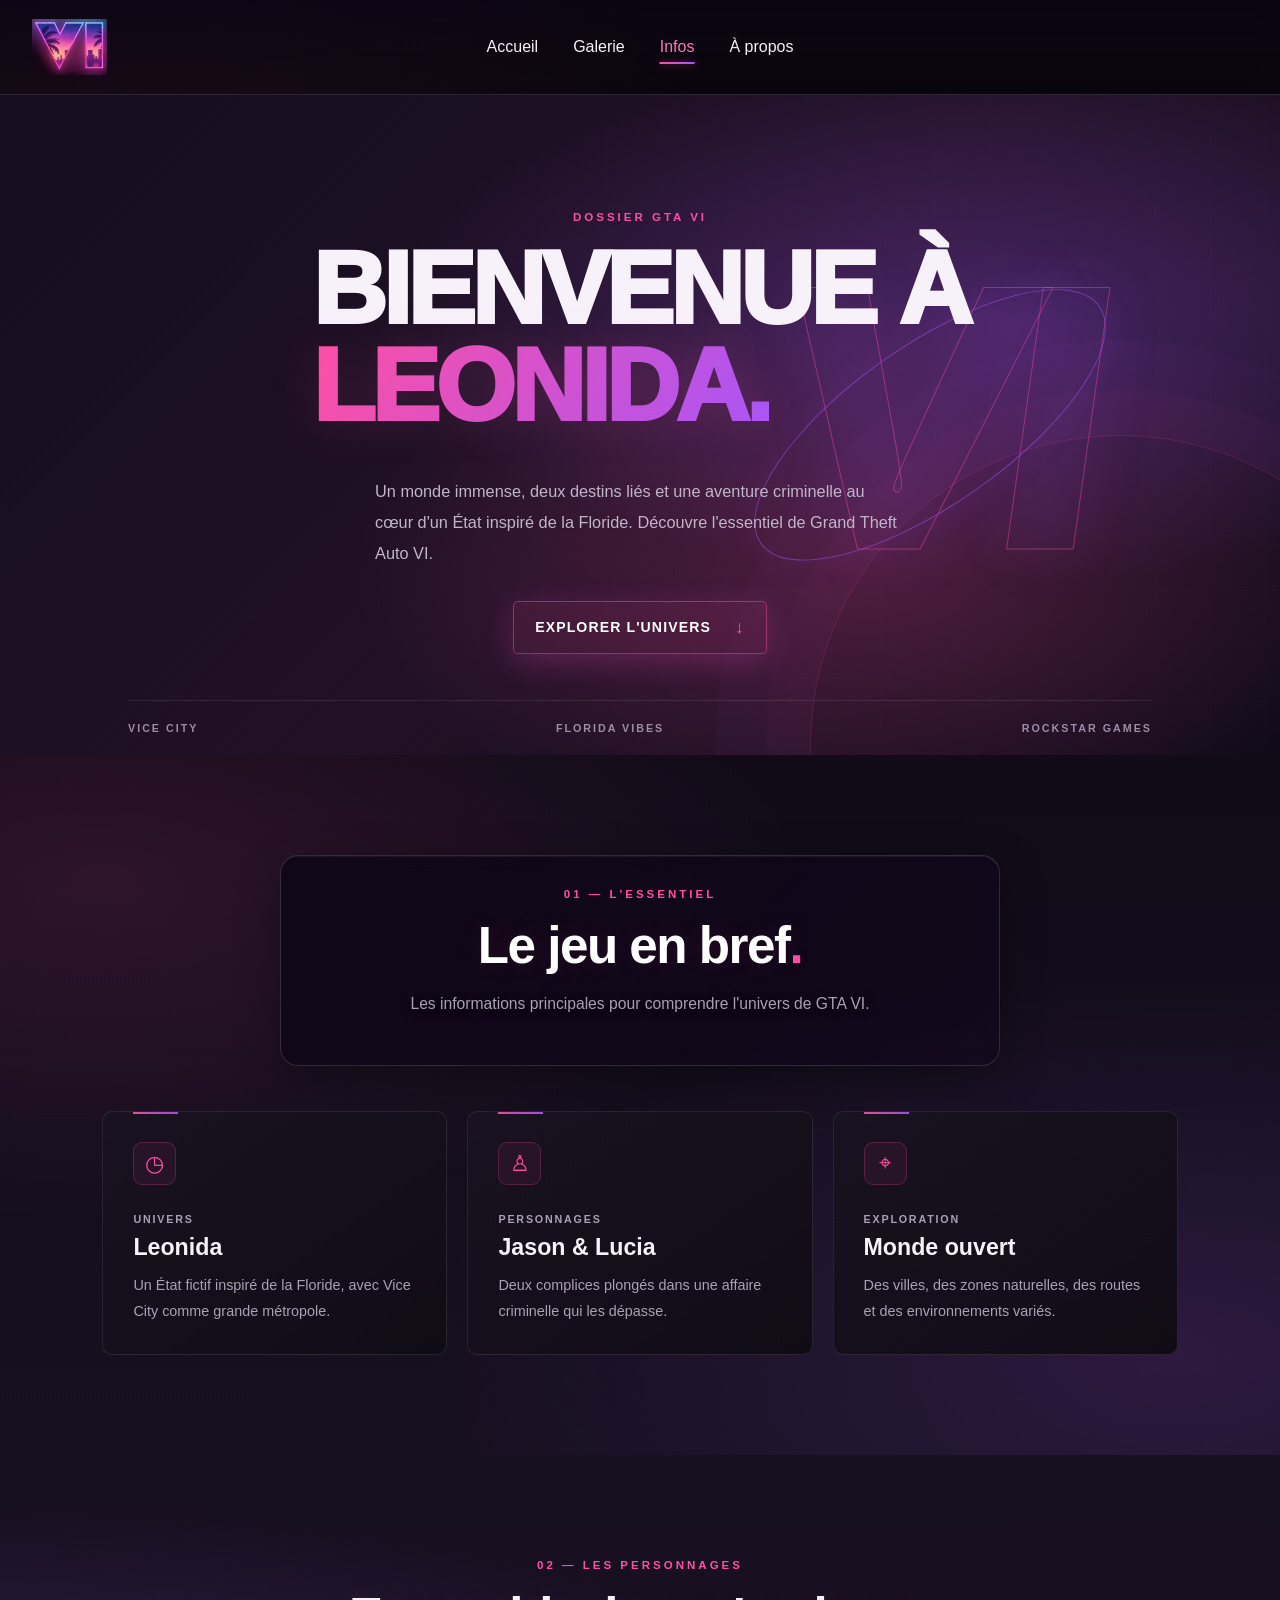
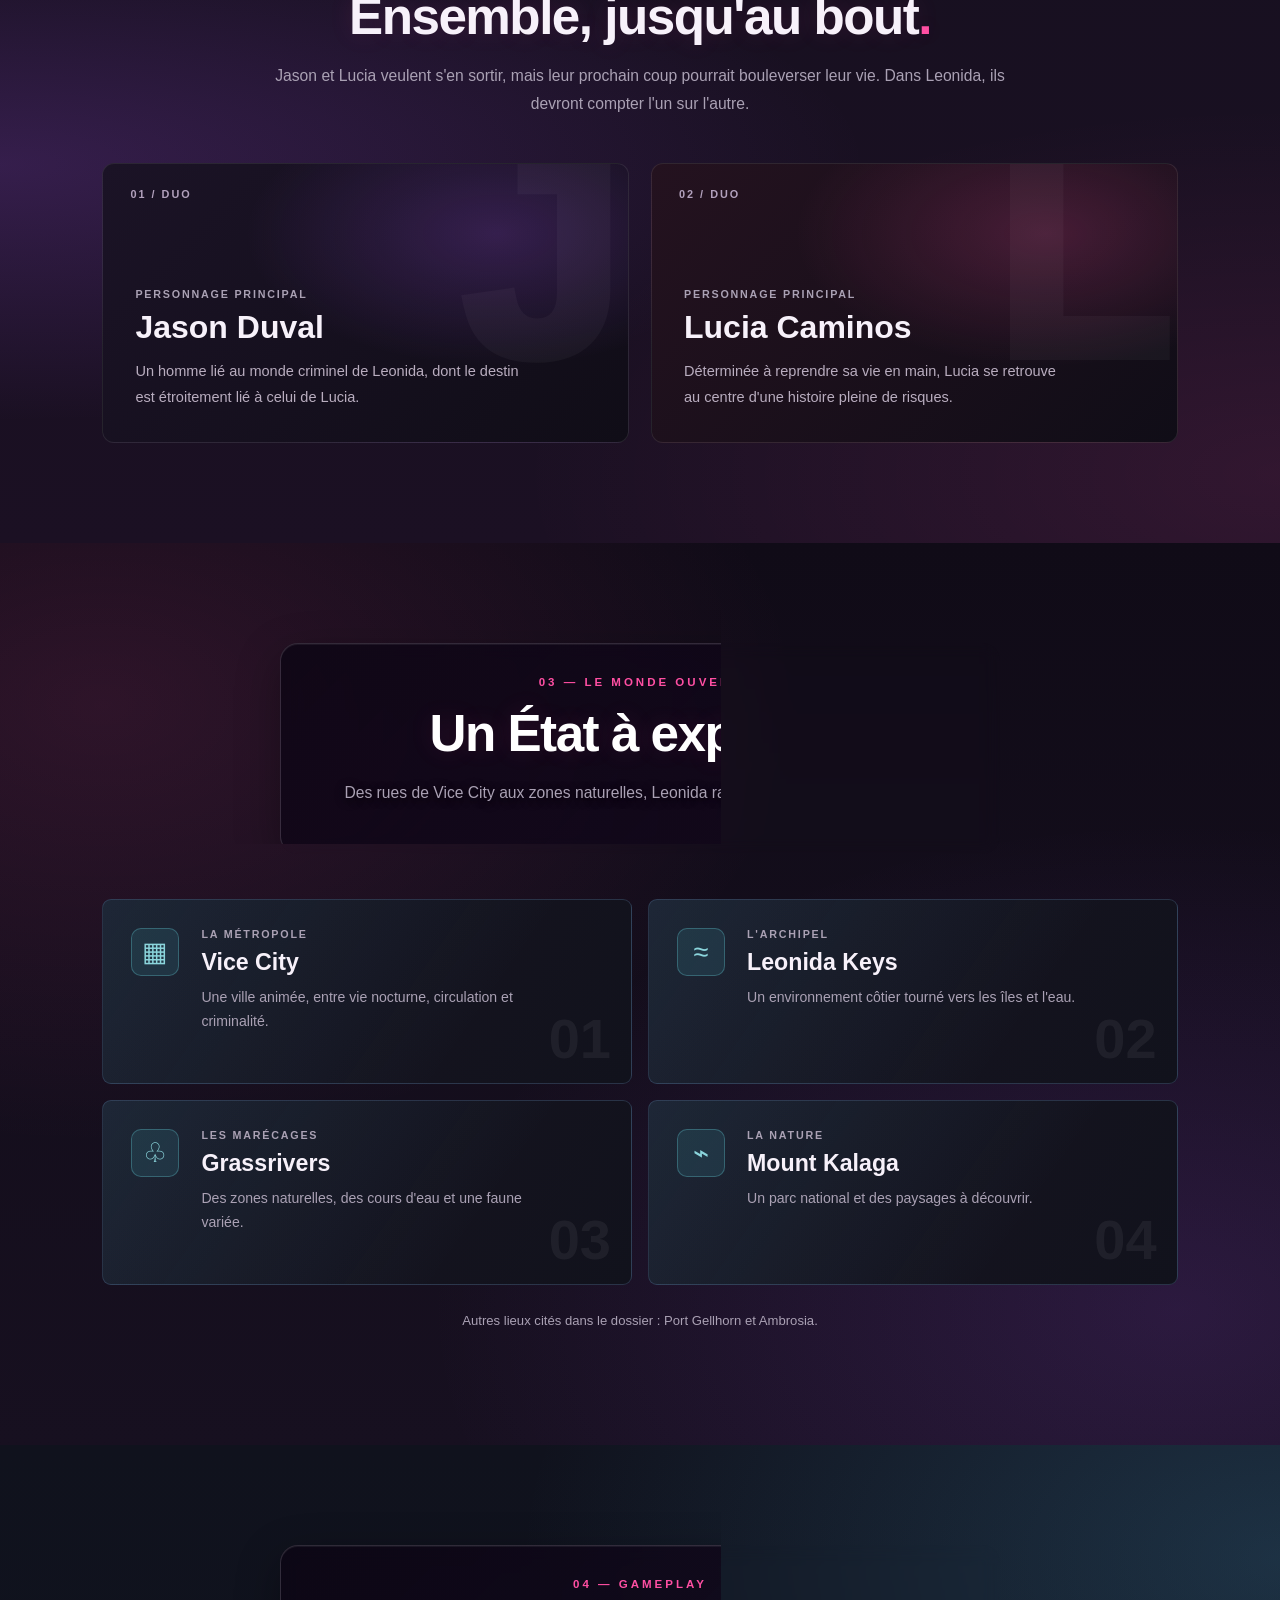
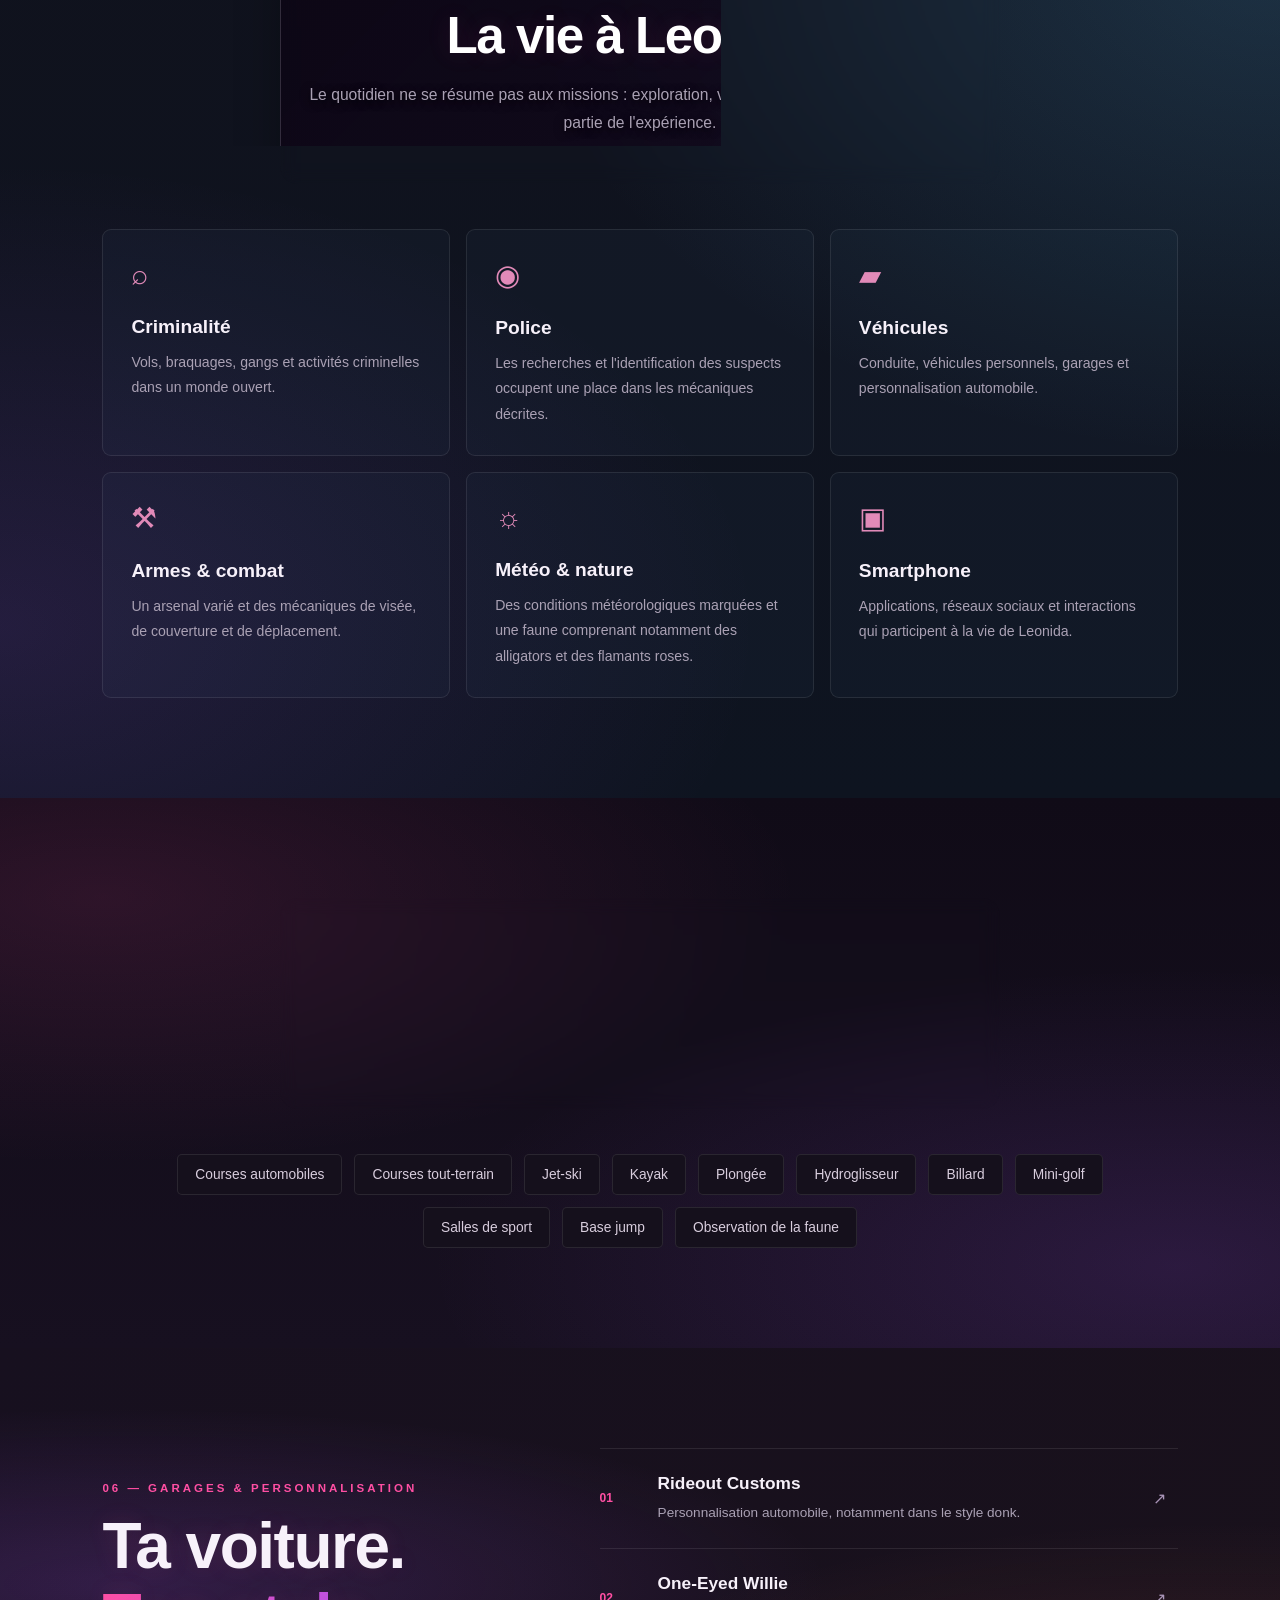
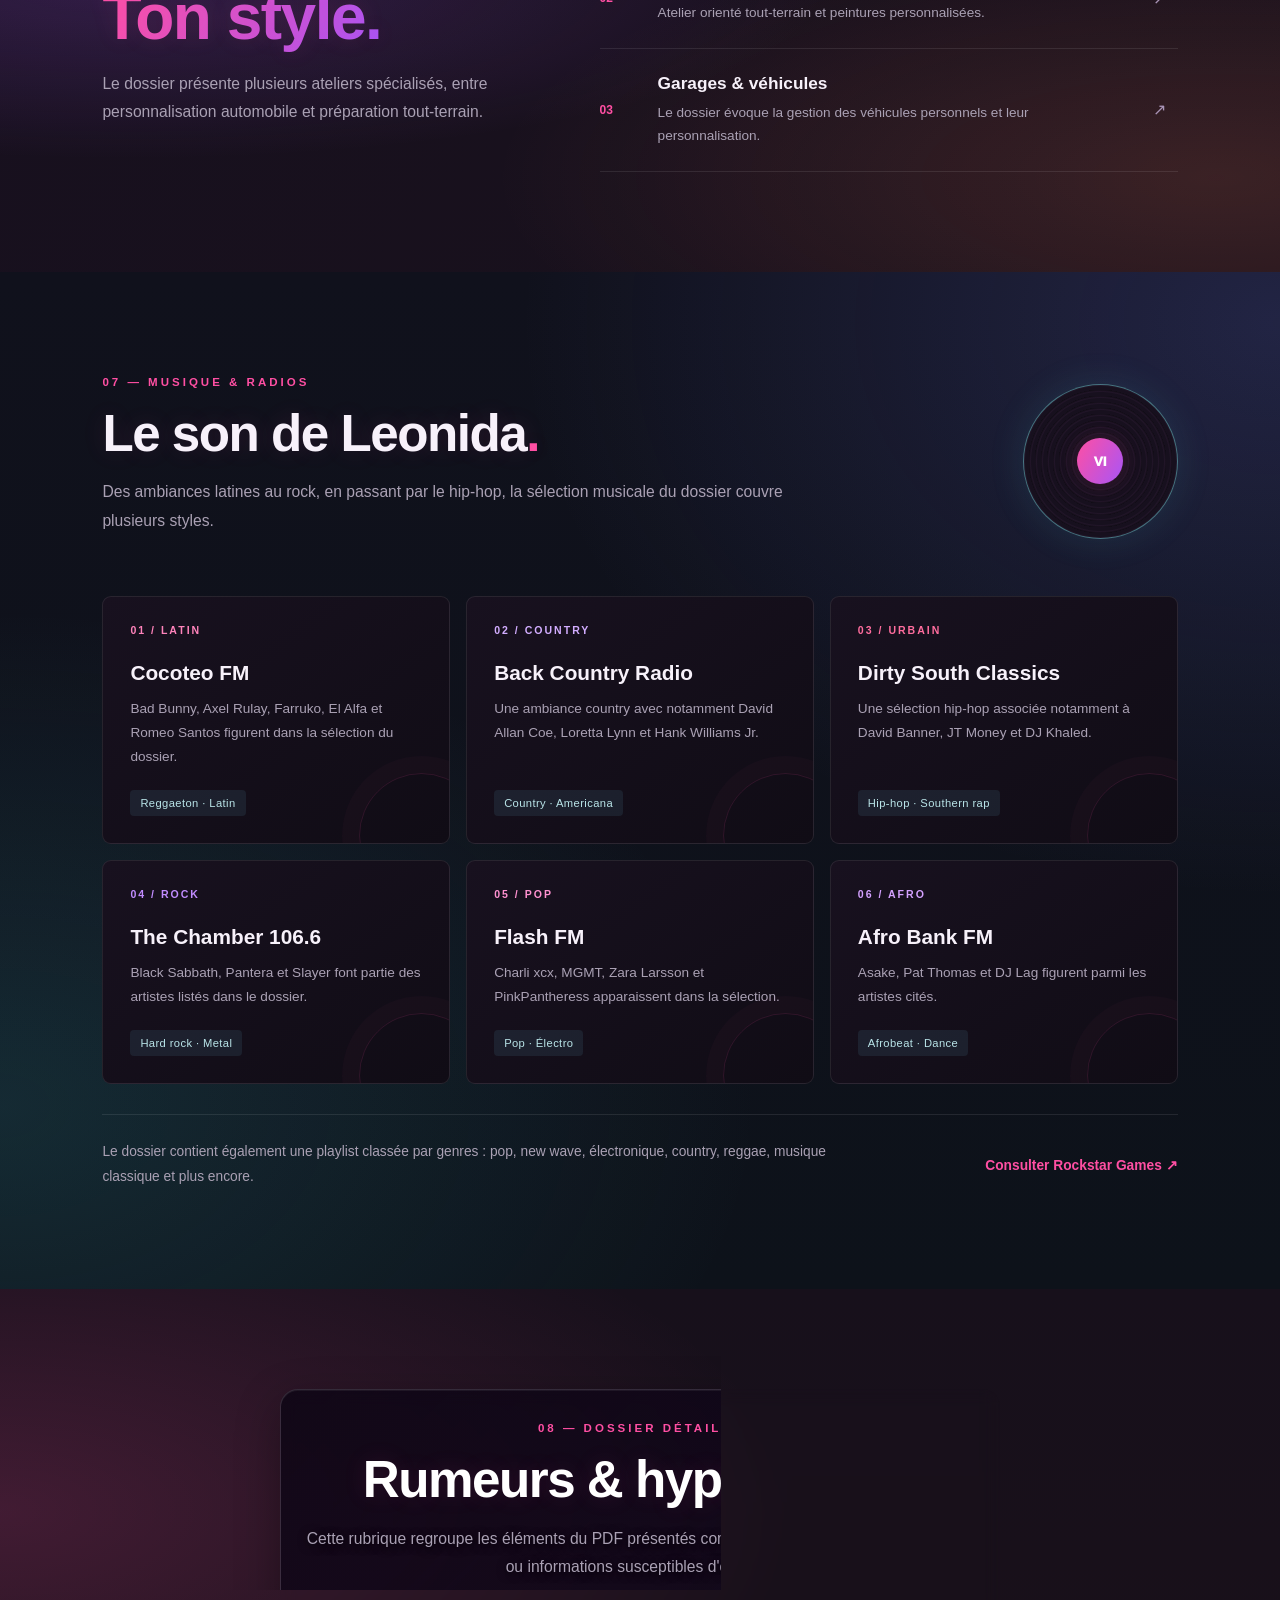
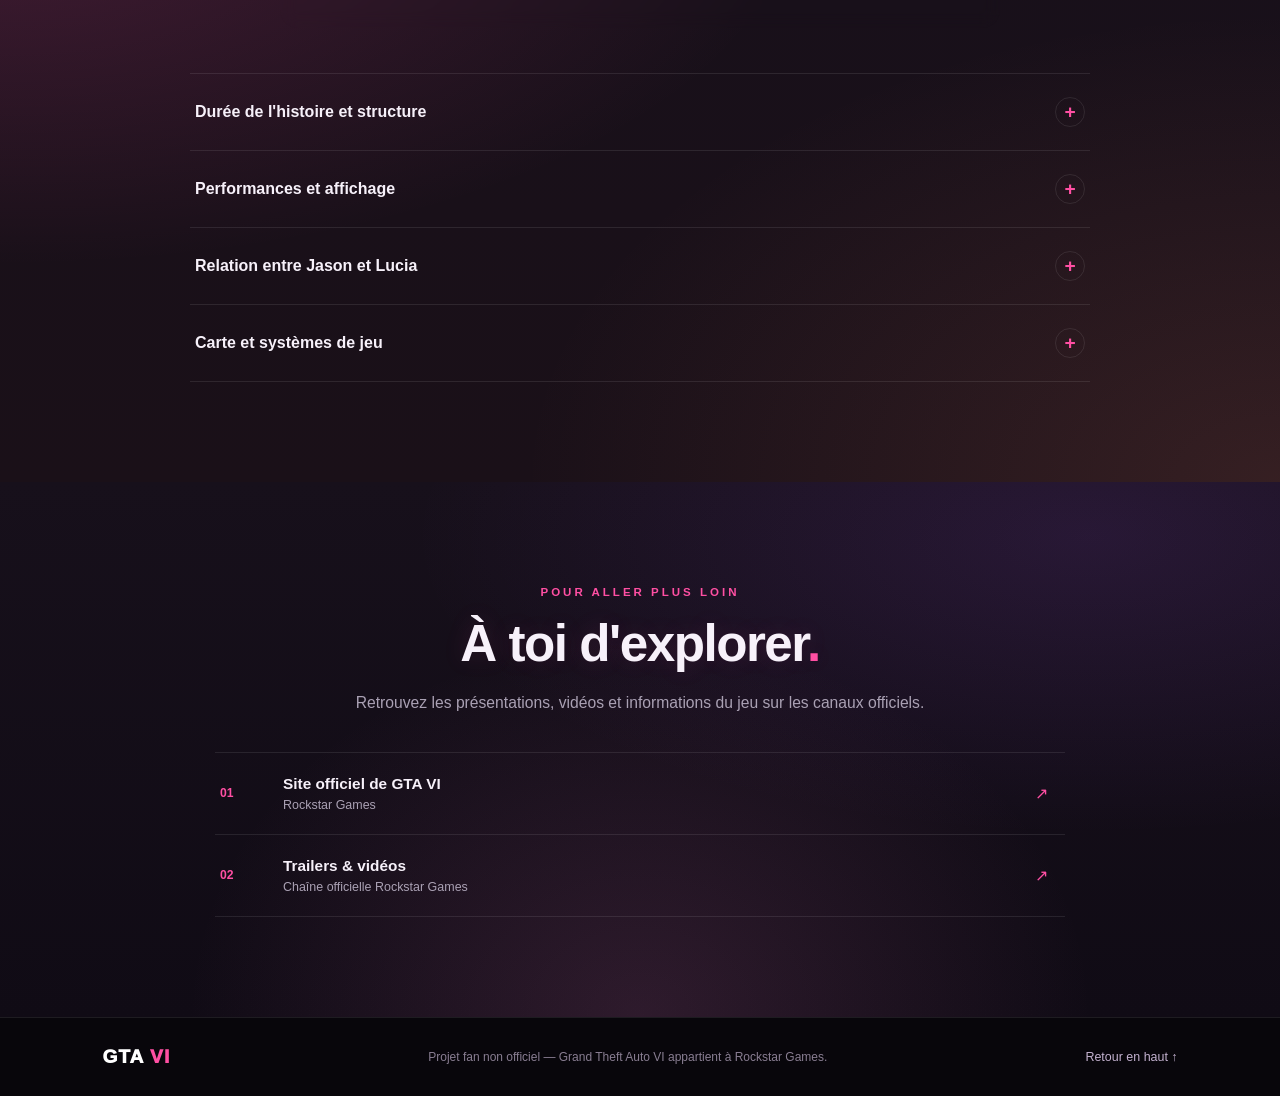
<file: Project/infos.html>
<!DOCTYPE html>
<html lang="fr">
<head>
    <meta charset="UTF-8">
    <meta name="viewport" content="width=device-width, initial-scale=1.0">
    <meta name="description" content="Découvre les informations essentielles sur GTA VI, Jason et Lucia, Leonida, le gameplay et les radios.">
    <title>GTA VI — Informations</title>

    <link rel="stylesheet" href="accueil.css">
    <link rel="stylesheet" href="infos.css">
</head>

<body>

    <!-- NAVIGATION -->
    <header>
        <nav class="navbar">
            <a href="Accueil.html" class="logo">
                <img src="images/VI.png" alt="Logo GTA VI">
            </a>

            <ul class="nav-links">
                <li><a href="accueil.html">Accueil</a></li>
                <li><a href="galerie.html">Galerie</a></li>
                <li><a href="infos.html" class="active">Infos</a></li>
                <li><a href="propos.html">À propos</a></li>
            </ul>
        </nav>
    </header>

    <main>

        <!-- INTRODUCTION -->
        <section class="infos-hero">
            <div class="hero-content">
                <span class="section-tag">DOSSIER GTA VI</span>

                <h1>
                    BIENVENUE À<br>
                    <span>LEONIDA.</span>
                </h1>

                <p>
                    Un monde immense, deux destins liés et une aventure
                    criminelle au cœur d'un État inspiré de la Floride.
                    Découvre l'essentiel de Grand Theft Auto VI.
                </p>

                <a href="#univers" class="primary-button">
                    Explorer l'univers <span>↓</span>
                </a>
            </div>

            <div class="hero-decoration" aria-hidden="true">
                <span class="hero-number">VI</span>
                <span class="hero-orbit"></span>
            </div>

            <div class="hero-bottom">
                <span>VICE CITY</span>
                <span>FLORIDA VIBES</span>
                <span>ROCKSTAR GAMES</span>
            </div>
        </section>


        <!-- INFORMATIONS ESSENTIELLES -->
        <section class="infos-section" id="univers">

            <div class="section-heading">
                <span class="section-tag">01 — L'ESSENTIEL</span>
                <h2>Le jeu en bref<span>.</span></h2>
                <p>Les informations principales pour comprendre l'univers de GTA VI.</p>
            </div>

            <div class="facts-grid">

                <article class="info-card fact-card">
                    <span class="card-symbol">◷</span>
                    <span class="card-label">UNIVERS</span>
                    <h3>Leonida</h3>
                    <p>Un État fictif inspiré de la Floride, avec Vice City comme grande métropole.</p>
                </article>

                <article class="info-card fact-card">
                    <span class="card-symbol">♙</span>
                    <span class="card-label">PERSONNAGES</span>
                    <h3>Jason & Lucia</h3>
                    <p>Deux complices plongés dans une affaire criminelle qui les dépasse.</p>
                </article>

                <article class="info-card fact-card">
                    <span class="card-symbol">⌖</span>
                    <span class="card-label">EXPLORATION</span>
                    <h3>Monde ouvert</h3>
                    <p>Des villes, des zones naturelles, des routes et des environnements variés.</p>
                </article>

            </div>
        </section>


        <!-- JASON ET LUCIA -->
        <section class="duo-section" id="personnages">

            <div class="duo-heading">
                <span class="section-tag">02 — LES PERSONNAGES</span>
                <h2>Ensemble, jusqu'au bout<span>.</span></h2>
                <p>
                    Jason et Lucia veulent s'en sortir, mais leur prochain coup
                    pourrait bouleverser leur vie. Dans Leonida, ils devront
                    compter l'un sur l'autre.
                </p>
            </div>

            <div class="duo-grid">

                <article class="duo-card jason-card">
                    <span class="duo-index">01 / DUO</span>
                    <div class="duo-initial">J</div>
                    <div class="duo-details">
                        <span class="card-label">PERSONNAGE PRINCIPAL</span>
                        <h3>Jason Duval</h3>
                        <p>
                            Un homme lié au monde criminel de Leonida,
                            dont le destin est étroitement lié à celui de Lucia.
                        </p>
                    </div>
                </article>

                <article class="duo-card lucia-card">
                    <span class="duo-index">02 / DUO</span>
                    <div class="duo-initial">L</div>
                    <div class="duo-details">
                        <span class="card-label">PERSONNAGE PRINCIPAL</span>
                        <h3>Lucia Caminos</h3>
                        <p>
                            Déterminée à reprendre sa vie en main,
                            Lucia se retrouve au centre d'une histoire pleine de risques.
                        </p>
                    </div>
                </article>

            </div>
        </section>


        <!-- LE MONDE -->
        <section class="infos-section" id="lieux">

            <div class="section-heading">
                <span class="section-tag">03 — LE MONDE OUVERT</span>
                <h2>Un État à explorer<span>.</span></h2>
                <p>
                    Des rues de Vice City aux zones naturelles,
                    Leonida rassemble plusieurs ambiances.
                </p>
            </div>

            <div class="regions-grid">

                <article class="region-card region-city">
                    <span class="region-icon">▦</span>
                    <div>
                        <span class="card-label">LA MÉTROPOLE</span>
                        <h3>Vice City</h3>
                        <p>Une ville animée, entre vie nocturne, circulation et criminalité.</p>
                    </div>
                    <span class="region-number">01</span>
                </article>

                <article class="region-card region-coast">
                    <span class="region-icon">≈</span>
                    <div>
                        <span class="card-label">L'ARCHIPEL</span>
                        <h3>Leonida Keys</h3>
                        <p>Un environnement côtier tourné vers les îles et l'eau.</p>
                    </div>
                    <span class="region-number">02</span>
                </article>

                <article class="region-card region-swamp">
                    <span class="region-icon">♧</span>
                    <div>
                        <span class="card-label">LES MARÉCAGES</span>
                        <h3>Grassrivers</h3>
                        <p>Des zones naturelles, des cours d'eau et une faune variée.</p>
                    </div>
                    <span class="region-number">03</span>
                </article>

                <article class="region-card region-wild">
                    <span class="region-icon">⌁</span>
                    <div>
                        <span class="card-label">LA NATURE</span>
                        <h3>Mount Kalaga</h3>
                        <p>Un parc national et des paysages à découvrir.</p>
                    </div>
                    <span class="region-number">04</span>
                </article>

            </div>

            <p class="small-note">
                Autres lieux cités dans le dossier : Port Gellhorn et Ambrosia.
            </p>
        </section>


        <!-- GAMEPLAY -->
        <section class="gameplay-section" id="gameplay">

            <div class="section-heading">
                <span class="section-tag">04 — GAMEPLAY</span>
                <h2>La vie à Leonida<span>.</span></h2>
                <p>
                    Le quotidien ne se résume pas aux missions :
                    exploration, véhicules, activités et criminalité font partie de l'expérience.
                </p>
            </div>

            <div class="gameplay-grid">

                <article class="gameplay-card">
                    <span class="gameplay-icon">⌕</span>
                    <h3>Criminalité</h3>
                    <p>Vols, braquages, gangs et activités criminelles dans un monde ouvert.</p>
                </article>

                <article class="gameplay-card">
                    <span class="gameplay-icon">◉</span>
                    <h3>Police</h3>
                    <p>Les recherches et l'identification des suspects occupent une place dans les mécaniques décrites.</p>
                </article>

                <article class="gameplay-card">
                    <span class="gameplay-icon">▰</span>
                    <h3>Véhicules</h3>
                    <p>Conduite, véhicules personnels, garages et personnalisation automobile.</p>
                </article>

                <article class="gameplay-card">
                    <span class="gameplay-icon">⚒</span>
                    <h3>Armes & combat</h3>
                    <p>Un arsenal varié et des mécaniques de visée, de couverture et de déplacement.</p>
                </article>

                <article class="gameplay-card">
                    <span class="gameplay-icon">☼</span>
                    <h3>Météo & nature</h3>
                    <p>Des conditions météorologiques marquées et une faune comprenant notamment des alligators et des flamants roses.</p>
                </article>

                <article class="gameplay-card">
                    <span class="gameplay-icon">▣</span>
                    <h3>Smartphone</h3>
                    <p>Applications, réseaux sociaux et interactions qui participent à la vie de Leonida.</p>
                </article>

            </div>
        </section>


        <!-- ACTIVITÉS -->
        <section class="infos-section" id="activites">

            <div class="section-heading">
                <span class="section-tag">05 — EN DEHORS DES MISSIONS</span>
                <h2>Prends le temps de vivre<span>.</span></h2>
                <p>Quelques activités mentionnées dans le dossier.</p>
            </div>

            <div class="activities-list">
                <span>Courses automobiles</span>
                <span>Courses tout-terrain</span>
                <span>Jet-ski</span>
                <span>Kayak</span>
                <span>Plongée</span>
                <span>Hydroglisseur</span>
                <span>Billard</span>
                <span>Mini-golf</span>
                <span>Salles de sport</span>
                <span>Base jump</span>
                <span>Observation de la faune</span>
            </div>

        </section>


        <!-- VÉHICULES ET PERSONNALISATION -->
        <section class="vehicle-section" id="vehicules">

            <div class="vehicle-copy">
                <span class="section-tag">06 — GARAGES & PERSONNALISATION</span>
                <h2>Ta voiture.<br><span>Ton style.</span></h2>
                <p>
                    Le dossier présente plusieurs ateliers spécialisés,
                    entre personnalisation automobile et préparation tout-terrain.
                </p>
            </div>

            <div class="workshop-list">

                <article class="workshop-item">
                    <span class="workshop-number">01</span>
                    <div>
                        <h3>Rideout Customs</h3>
                        <p>Personnalisation automobile, notamment dans le style donk.</p>
                    </div>
                    <span class="workshop-arrow">↗</span>
                </article>

                <article class="workshop-item">
                    <span class="workshop-number">02</span>
                    <div>
                        <h3>One-Eyed Willie</h3>
                        <p>Atelier orienté tout-terrain et peintures personnalisées.</p>
                    </div>
                    <span class="workshop-arrow">↗</span>
                </article>

                <article class="workshop-item">
                    <span class="workshop-number">03</span>
                    <div>
                        <h3>Garages & véhicules</h3>
                        <p>Le dossier évoque la gestion des véhicules personnels et leur personnalisation.</p>
                    </div>
                    <span class="workshop-arrow">↗</span>
                </article>

            </div>
        </section>


        <!-- MUSIQUE -->
        <section class="music-section" id="musique">

            <div class="music-header">
                <div>
                    <span class="section-tag">07 — MUSIQUE & RADIOS</span>
                    <h2>Le son de Leonida<span>.</span></h2>
                    <p>
                        Des ambiances latines au rock, en passant par le hip-hop,
                        la sélection musicale du dossier couvre plusieurs styles.
                    </p>
                </div>

                <div class="music-disc" aria-hidden="true">
                    <div class="disc-center">VI</div>
                </div>
            </div>

            <div class="radio-grid">

                <article class="radio-card radio-latin">
                    <span class="radio-frequency">01 / LATIN</span>
                    <h3>Cocoteo FM</h3>
                    <p>Bad Bunny, Axel Rulay, Farruko, El Alfa et Romeo Santos figurent dans la sélection du dossier.</p>
                    <span class="radio-style">Reggaeton · Latin</span>
                </article>

                <article class="radio-card radio-country">
                    <span class="radio-frequency">02 / COUNTRY</span>
                    <h3>Back Country Radio</h3>
                    <p>Une ambiance country avec notamment David Allan Coe, Loretta Lynn et Hank Williams Jr.</p>
                    <span class="radio-style">Country · Americana</span>
                </article>

                <article class="radio-card radio-urban">
                    <span class="radio-frequency">03 / URBAIN</span>
                    <h3>Dirty South Classics</h3>
                    <p>Une sélection hip-hop associée notamment à David Banner, JT Money et DJ Khaled.</p>
                    <span class="radio-style">Hip-hop · Southern rap</span>
                </article>

                <article class="radio-card radio-rock">
                    <span class="radio-frequency">04 / ROCK</span>
                    <h3>The Chamber 106.6</h3>
                    <p>Black Sabbath, Pantera et Slayer font partie des artistes listés dans le dossier.</p>
                    <span class="radio-style">Hard rock · Metal</span>
                </article>

                <article class="radio-card radio-pop">
                    <span class="radio-frequency">05 / POP</span>
                    <h3>Flash FM</h3>
                    <p>Charli xcx, MGMT, Zara Larsson et PinkPantheress apparaissent dans la sélection.</p>
                    <span class="radio-style">Pop · Électro</span>
                </article>

                <article class="radio-card radio-afro">
                    <span class="radio-frequency">06 / AFRO</span>
                    <h3>Afro Bank FM</h3>
                    <p>Asake, Pat Thomas et DJ Lag figurent parmi les artistes cités.</p>
                    <span class="radio-style">Afrobeat · Dance</span>
                </article>

            </div>

            <div class="music-footer">
                <p>
                    Le dossier contient également une playlist classée par genres :
                    pop, new wave, électronique, country, reggae, musique classique et plus encore.
                </p>
                <a href="https://www.rockstargames.com/VI" target="_blank" rel="noopener noreferrer" class="text-link">
                    Consulter Rockstar Games ↗
                </a>
            </div>
        </section>


        <!-- RUMEURS ET HYPOTHÈSES -->
        <section class="rumors-section" id="hypotheses">

            <div class="section-heading">
                <span class="section-tag">08 — DOSSIER DÉTAILLÉ</span>
                <h2>Rumeurs & hypothèses<span>.</span></h2>
                <p>
                    Cette rubrique regroupe les éléments du PDF présentés comme des estimations,
                    interprétations ou informations susceptibles d'évoluer.
                </p>
            </div>

            <div class="rumor-list">

                <details class="rumor-item">
                    <summary>
                        <span>Durée de l'histoire et structure</span>
                        <span class="details-plus">+</span>
                    </summary>
                    <p>
                        Le dossier évoque une durée estimée d'environ 80 heures,
                        ainsi qu'une progression organisée en chapitres.
                    </p>
                </details>

                <details class="rumor-item">
                    <summary>
                        <span>Performances et affichage</span>
                        <span class="details-plus">+</span>
                    </summary>
                    <p>
                        Le dossier avance des hypothèses concernant la résolution,
                        la fréquence d'images et les options de vue.
                    </p>
                </details>

                <details class="rumor-item">
                    <summary>
                        <span>Relation entre Jason et Lucia</span>
                        <span class="details-plus">+</span>
                    </summary>
                    <p>
                        Certaines possibilités concernant l'évolution de leur relation,
                        les interactions et les comportements autonomes sont décrites comme des hypothèses.
                    </p>
                </details>

                <details class="rumor-item">
                    <summary>
                        <span>Carte et systèmes de jeu</span>
                        <span class="details-plus">+</span>
                    </summary>
                    <p>
                        Les estimations sur les dimensions de la carte et plusieurs détails
                        des mécaniques sont à distinguer des éléments directement présentés.
                    </p>
                </details>

            </div>
        </section>


        <!-- SOURCES -->
        <section class="sources-section" id="sources">
            <span class="section-tag">POUR ALLER PLUS LOIN</span>
            <h2>À toi d'explorer<span>.</span></h2>
            <p>
                Retrouvez les présentations, vidéos et informations du jeu
                sur les canaux officiels.
            </p>

            <div class="sources-links">
                <a href="https://www.rockstargames.com/VI" target="_blank" rel="noopener noreferrer">
                    <span>01</span>
                    <div>
                        <strong>Site officiel de GTA VI</strong>
                        <small>Rockstar Games</small>
                    </div>
                    <span class="source-arrow">↗</span>
                </a>

                <a href="https://www.youtube.com/watch?v=rz1B4B2yBZY&list=PL-r1a4Mhgtx-hbMQlC2ubKeoXekYv4HMb" target="_blank" rel="noopener noreferrer">
                    <span>02</span>
                    <div>
                        <strong>Trailers & vidéos</strong>
                        <small>Chaîne officielle Rockstar Games</small>
                    </div>
                    <span class="source-arrow">↗</span>
                </a>
            </div>
        </section>

    </main>


    <!-- PIED DE PAGE -->
    <footer class="infos-footer">
        <a href="Accueil.html" class="footer-logo">GTA <span>VI</span></a>
        <p>Projet fan non officiel — Grand Theft Auto VI appartient à Rockstar Games.</p>
        <a href="#top" class="back-to-top" onclick="window.scrollTo({top: 0, behavior: 'smooth'}); return false;">
            Retour en haut ↑
        </a>
    </footer>

</body>
</html>
</file>
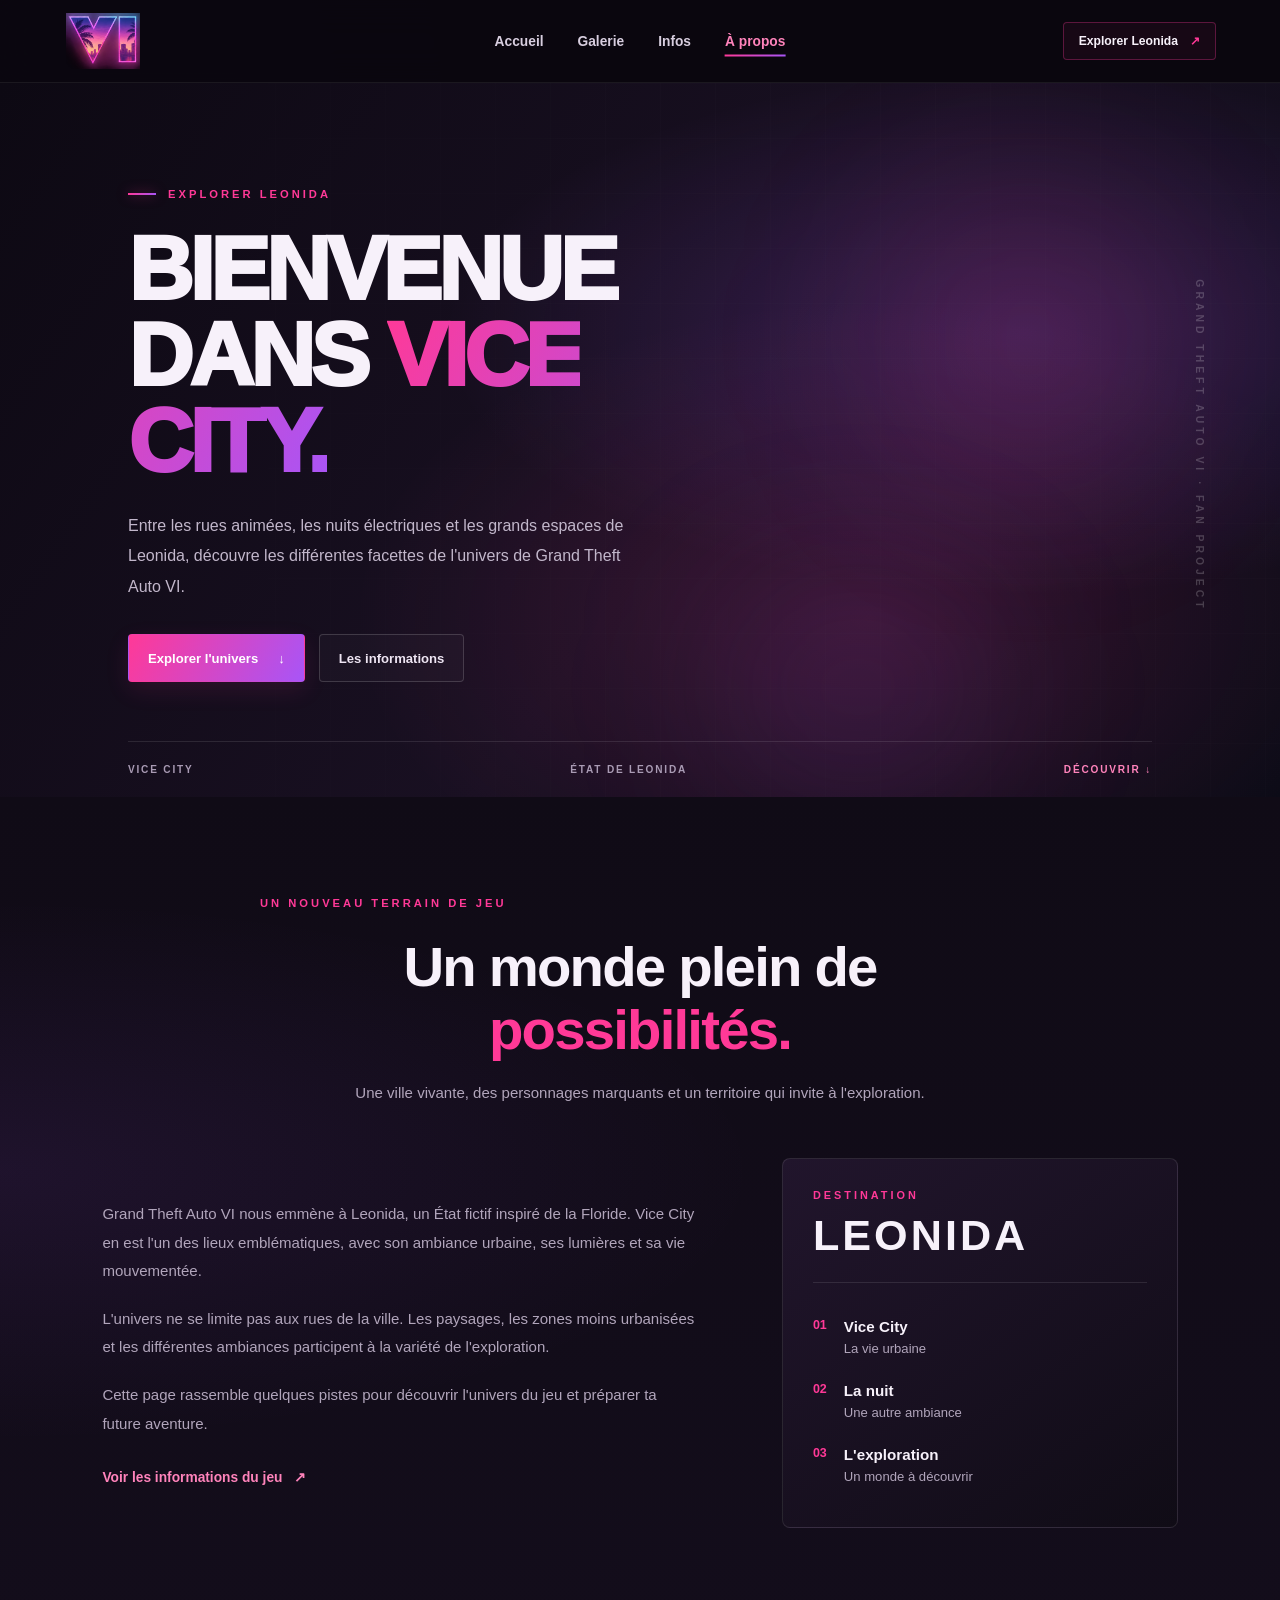
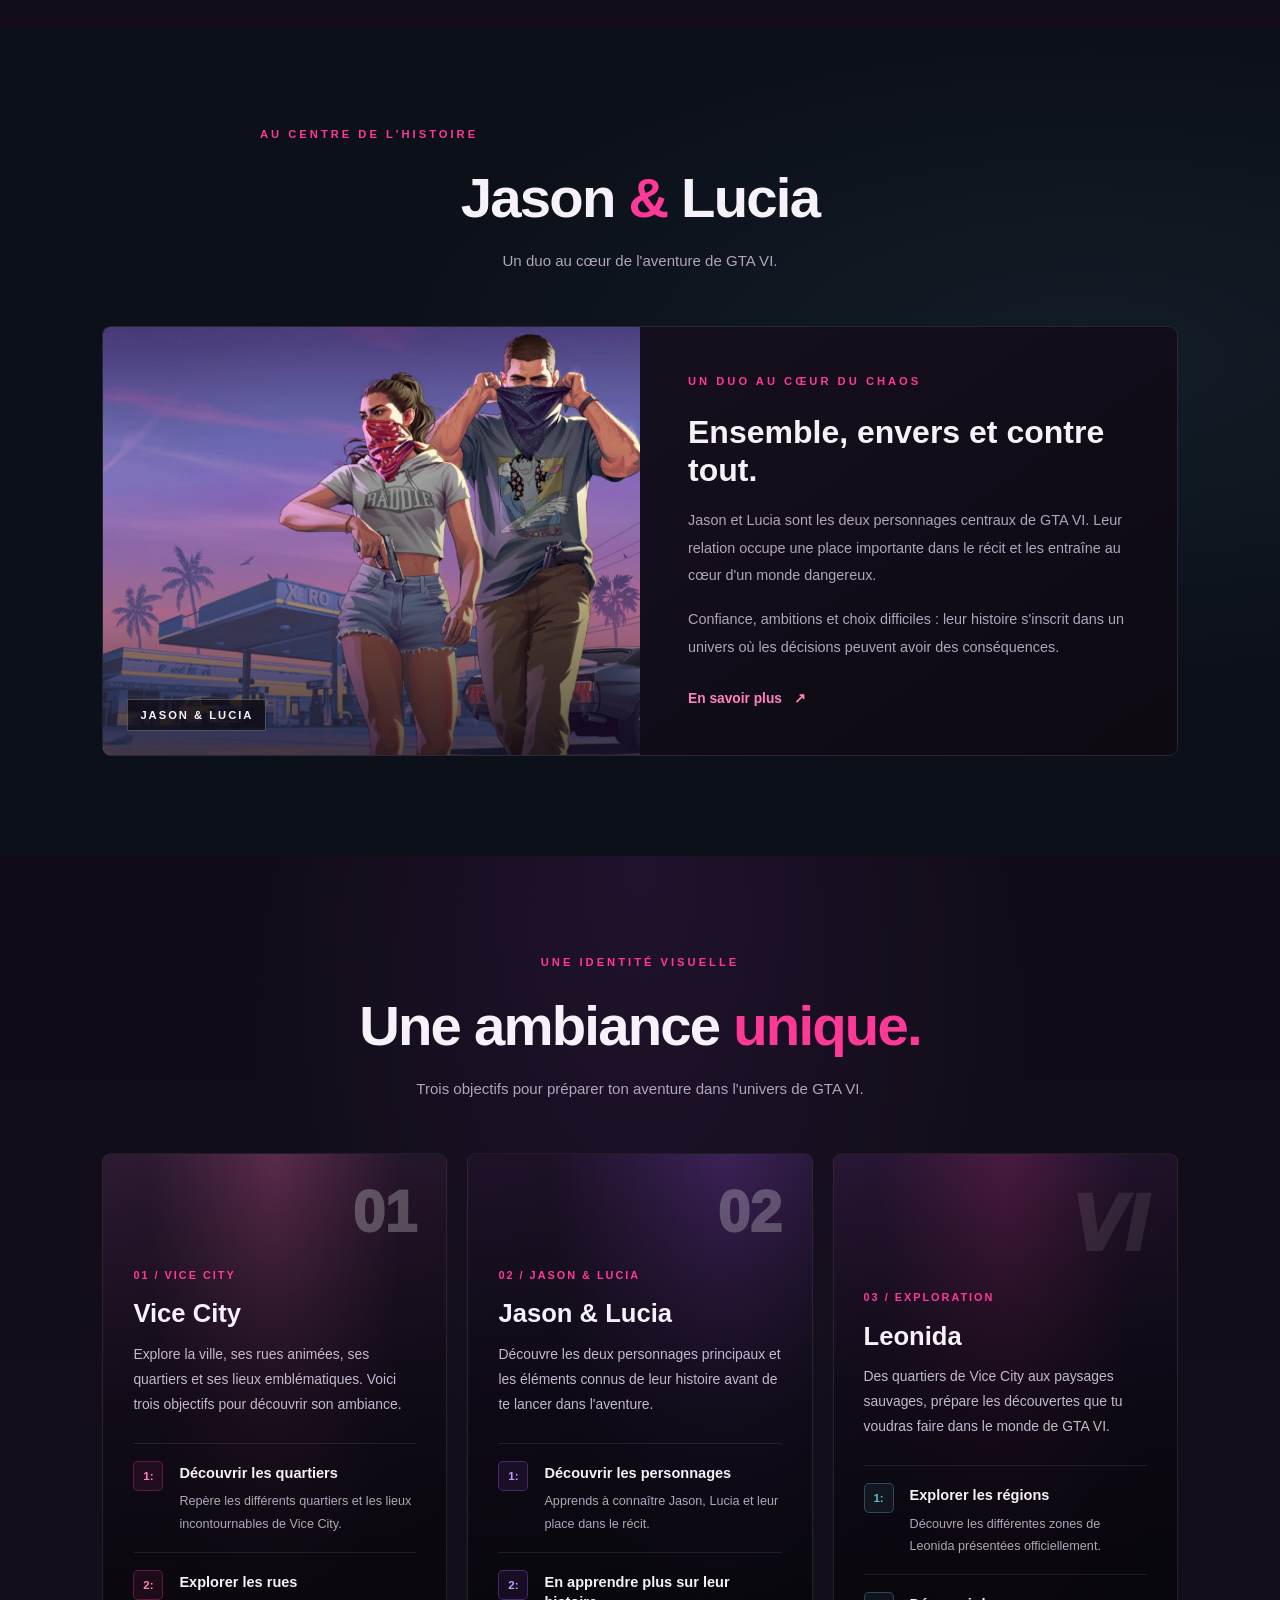
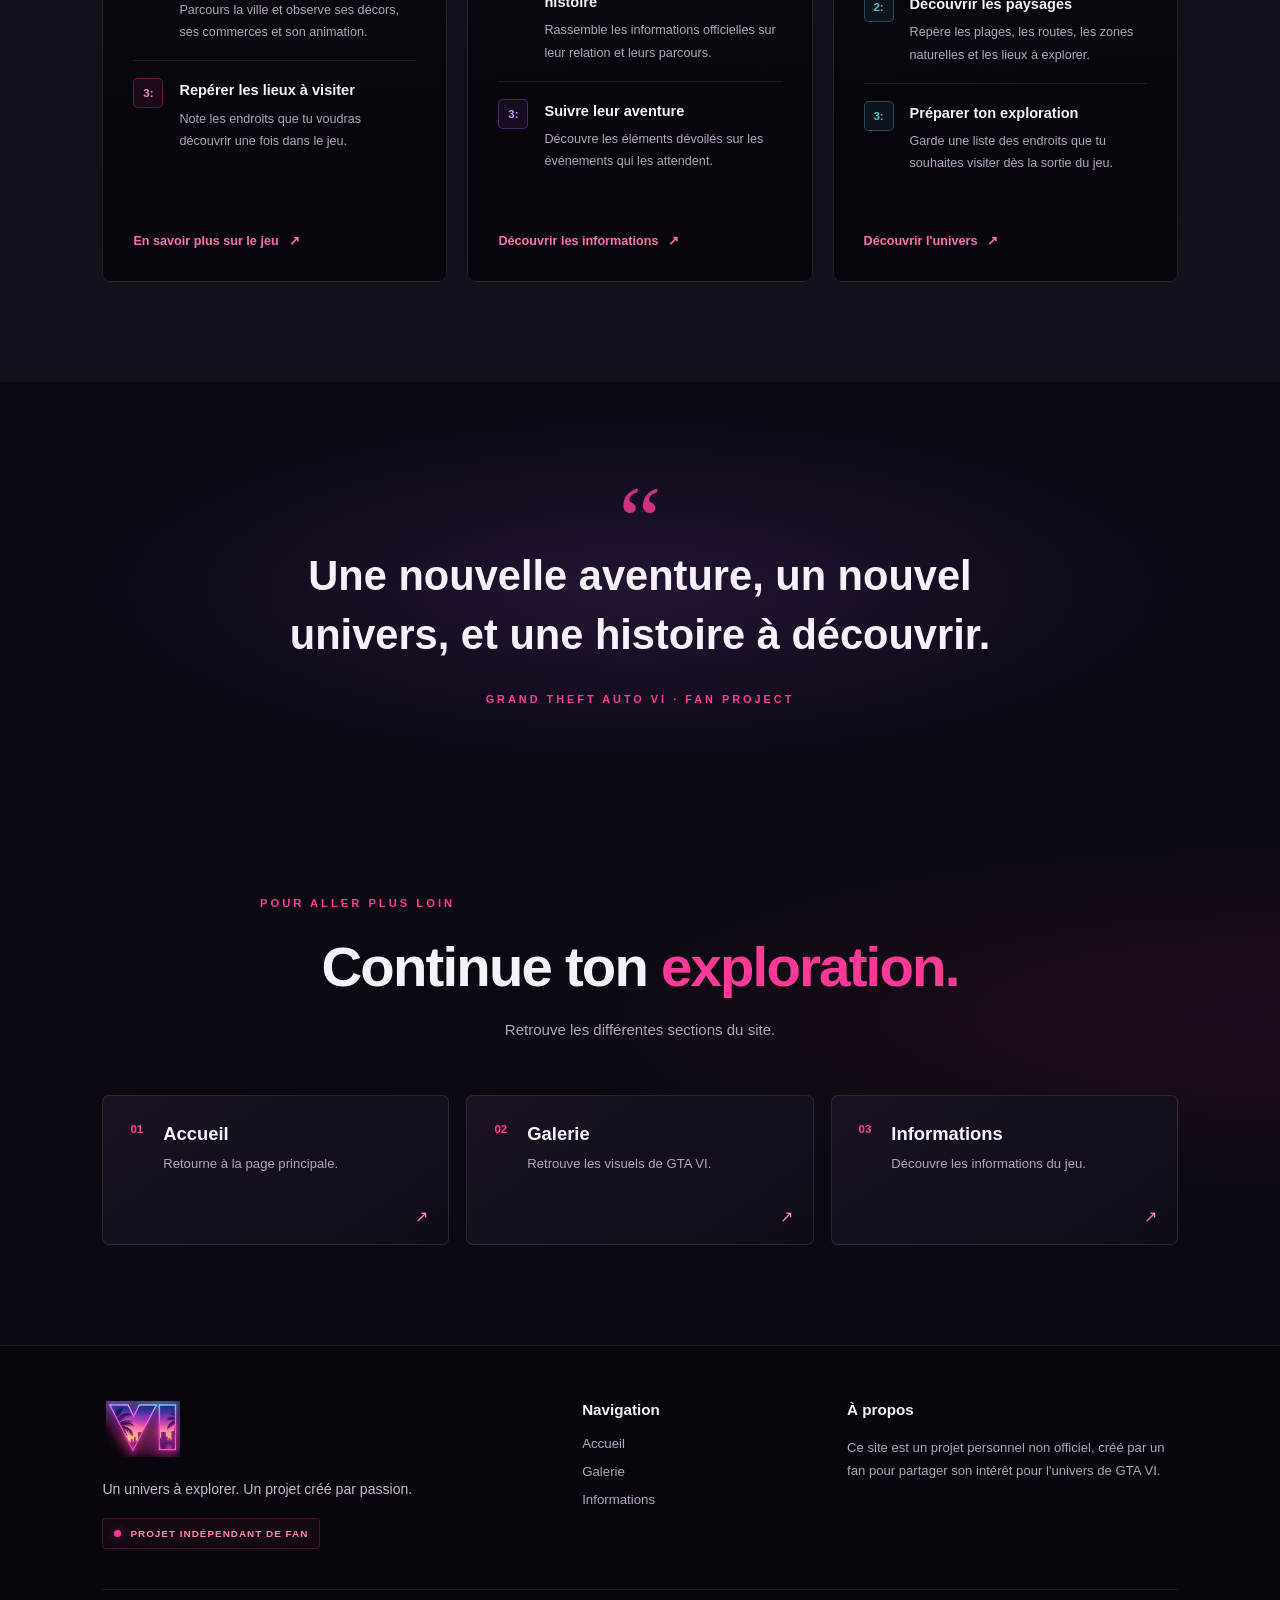
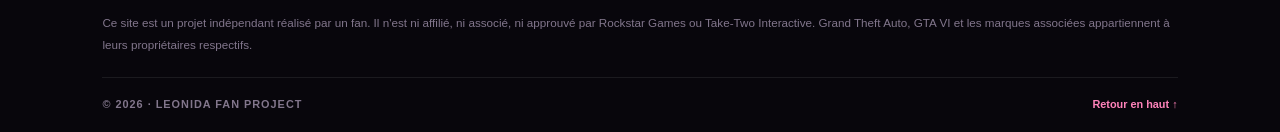
<file: Project/propos.html>
<!DOCTYPE html>
<html lang="fr">
<head>
    <meta charset="UTF-8">
    <meta name="viewport" content="width=device-width, initial-scale=1.0">
    <meta name="theme-color" content="#0b0811">
    <meta name="description" content="Projet indépendant de fan consacré à GTA VI : Vice City, Jason et Lucia, Leonida et les objectifs à découvrir.">
    <title>À propos — Leonida Fan Project</title>
    <link rel="stylesheet" href="propos.css">
</head>
<body id="top">

<header class="site-header">
    <div class="navbar">
        <a href="Accueil.html" class="logo" aria-label="Accueil GTA VI">
            <img src="images/VI.png" alt="Logo GTA VI" class="logo-vi">
        </a>

        <nav class="nav-links" aria-label="Navigation principale">
            <a href="Accueil.html" class="nav-link">Accueil</a>
            <a href="galeries.html" class="nav-link">Galerie</a>
            <a href="infos.html" class="nav-link">Infos</a>
            <a href="propos.html" class="nav-link active" aria-current="page">À propos</a>
        </nav>

        <a href="#ambiance" class="header-cta">Explorer Leonida <span>↗</span></a>

        <button class="mobile-menu-button" id="mobile-menu-button"
                type="button" aria-label="Ouvrir le menu"
                aria-expanded="false" aria-controls="mobile-nav">☰</button>
    </div>

    <nav class="mobile-nav" id="mobile-nav" aria-label="Navigation mobile">
        <a href="Accueil.html">Accueil</a>
        <a href="galeries.html">Galerie</a>
        <a href="infos.html">Infos</a>
        <a href="propos.html" aria-current="page">À propos</a>
    </nav>
</header>

<main>
    <!-- INTRODUCTION -->
    <section class="about-hero">
        <div class="hero-glow hero-glow-pink" aria-hidden="true"></div>
        <div class="hero-glow hero-glow-purple" aria-hidden="true"></div>
        <div class="hero-grid" aria-hidden="true"></div>

        <div class="hero-content">
            <p class="eyebrow"><span></span> EXPLORER LEONIDA</p>
            <h1>BIENVENUE<br>DANS <span>VICE CITY.</span></h1>
            <p class="hero-description">
                Entre les rues animées, les nuits électriques et les grands
                espaces de Leonida, découvre les différentes facettes de
                l'univers de Grand Theft Auto VI.
            </p>

            <div class="hero-buttons">
                <a href="#ambiance" class="button-primary">Explorer l'univers <span>↓</span></a>
                <a href="infos.html" class="button-secondary">Les informations</a>
            </div>
        </div>

        <div class="hero-side-label">GRAND THEFT AUTO VI · FAN PROJECT</div>
        <div class="hero-bottom">
            <span>VICE CITY</span>
            <span>ÉTAT DE LEONIDA</span>
            <a href="#ambiance">DÉCOUVRIR ↓</a>
        </div>
    </section>

    <!-- PRÉSENTATION -->
    <section class="intro section" id="univers">
        <div class="section-heading">
            <p class="eyebrow">UN NOUVEAU TERRAIN DE JEU</p>
            <h2>Un monde plein de <span>possibilités.</span></h2>
            <p>Une ville vivante, des personnages marquants et un territoire qui invite à l'exploration.</p>
        </div>

        <div class="intro-content">
            <div class="intro-copy">
                <p>
                    Grand Theft Auto VI nous emmène à Leonida, un État fictif
                    inspiré de la Floride. Vice City en est l'un des lieux
                    emblématiques, avec son ambiance urbaine, ses lumières
                    et sa vie mouvementée.
                </p>
                <p>
                    L'univers ne se limite pas aux rues de la ville.
                    Les paysages, les zones moins urbanisées et les
                    différentes ambiances participent à la variété de
                    l'exploration.
                </p>
                <p>
                    Cette page rassemble quelques pistes pour découvrir
                    l'univers du jeu et préparer ta future aventure.
                </p>
                <a href="infos.html" class="text-link">Voir les informations du jeu <span>↗</span></a>
            </div>

            <aside class="intro-panel">
                <span class="intro-panel-label">DESTINATION</span>
                <strong>LEONIDA</strong>
                <div class="intro-panel-line"></div>

                <div class="intro-fact">
                    <span>01</span>
                    <div><b>Vice City</b><p>La vie urbaine</p></div>
                </div>
                <div class="intro-fact">
                    <span>02</span>
                    <div><b>La nuit</b><p>Une autre ambiance</p></div>
                </div>
                <div class="intro-fact">
                    <span>03</span>
                    <div><b>L'exploration</b><p>Un monde à découvrir</p></div>
                </div>
            </aside>
        </div>
    </section>

    <!-- JASON ET LUCIA -->
    <section class="characters section">
        <div class="section-heading">
            <p class="eyebrow">AU CENTRE DE L'HISTOIRE</p>
            <h2>Jason <span>&</span> Lucia</h2>
            <p>Un duo au cœur de l'aventure de GTA VI.</p>
        </div>

        <article class="character-card">
            <div class="character-image">
                <img src="images/im1.png" alt="Illustration de Jason et Lucia dans GTA VI">
                <div class="character-image-overlay"></div>
                <span class="character-tag">JASON & LUCIA</span>
            </div>

            <div class="character-info">
                <p class="eyebrow">UN DUO AU CŒUR DU CHAOS</p>
                <h3>Ensemble, envers et contre tout.</h3>
                <p>
                    Jason et Lucia sont les deux personnages centraux
                    de GTA VI. Leur relation occupe une place importante
                    dans le récit et les entraîne au cœur d'un monde dangereux.
                </p>
                <p>
                    Confiance, ambitions et choix difficiles : leur histoire
                    s'inscrit dans un univers où les décisions peuvent avoir
                    des conséquences.
                </p>
                <a href="infos.html" class="text-link">En savoir plus <span>↗</span></a>
            </div>
        </article>
    </section>

    <!-- LES TROIS BLOCS À OBJECTIFS -->
    <section class="atmosphere section" id="ambiance">
        <div class="section-heading">
            <p class="eyebrow">UNE IDENTITÉ VISUELLE</p>
            <h2>Une ambiance <span>unique.</span></h2>
            <p>Trois objectifs pour préparer ton aventure dans l'univers de GTA VI.</p>
        </div>

        <div class="atmosphere-grid">

            <!-- BLOC 1 : VICE CITY -->
            <article class="atmosphere-panel panel-city">
                <div class="block-number">01</div>
                <div class="atmosphere-caption">
                    <span class="block-label">01 / VICE CITY</span>
                    <h3>Vice City</h3>
                    <p class="block-description">
                        Explore la ville, ses rues animées, ses quartiers
                        et ses lieux emblématiques. Voici trois objectifs
                        pour découvrir son ambiance.
                    </p>

                    <div class="block-details">
                        <div class="detail-item">
                            <span class="detail-icon">1:</span>
                            <div>
                                <h4>Découvrir les quartiers</h4>
                                <p>Repère les différents quartiers et les lieux incontournables de Vice City.</p>
                            </div>
                        </div>
                        <div class="detail-item">
                            <span class="detail-icon">2:</span>
                            <div>
                                <h4>Explorer les rues</h4>
                                <p>Parcours la ville et observe ses décors, ses commerces et son animation.</p>
                            </div>
                        </div>
                        <div class="detail-item">
                            <span class="detail-icon">3:</span>
                            <div>
                                <h4>Repérer les lieux à visiter</h4>
                                <p>Note les endroits que tu voudras découvrir une fois dans le jeu.</p>
                            </div>
                        </div>
                    </div>

                    <a href="infos.html" class="atmosphere-link">En savoir plus sur le jeu <span>↗</span></a>
                </div>
            </article>

            <!-- BLOC 2 : JASON & LUCIA -->
            <article class="atmosphere-panel panel-night">
                <div class="block-number">02</div>
                <div class="atmosphere-caption">
                    <span class="block-label">02 / JASON & LUCIA</span>
                    <h3>Jason & Lucia</h3>
                    <p class="block-description">
                        Découvre les deux personnages principaux et les
                        éléments connus de leur histoire avant de te lancer
                        dans l'aventure.
                    </p>

                    <div class="block-details">
                        <div class="detail-item">
                            <span class="detail-icon">1:</span>
                            <div>
                                <h4>Découvrir les personnages</h4>
                                <p>Apprends à connaître Jason, Lucia et leur place dans le récit.</p>
                            </div>
                        </div>
                        <div class="detail-item">
                            <span class="detail-icon">2:</span>
                            <div>
                                <h4>En apprendre plus sur leur histoire</h4>
                                <p>Rassemble les informations officielles sur leur relation et leurs parcours.</p>
                            </div>
                        </div>
                        <div class="detail-item">
                            <span class="detail-icon">3:</span>
                            <div>
                                <h4>Suivre leur aventure</h4>
                                <p>Découvre les éléments dévoilés sur les événements qui les attendent.</p>
                            </div>
                        </div>
                    </div>

                    <a href="infos.html" class="atmosphere-link">Découvrir les informations <span>↗</span></a>
                </div>
            </article>

            <!-- BLOC 3 : LEONIDA -->
            <article class="atmosphere-panel panel-guide">
                <div class="guide-decoration" aria-hidden="true">VI</div>
                <div class="atmosphere-caption">
                    <span class="block-label">03 / EXPLORATION</span>
                    <h3>Leonida</h3>
                    <p class="block-description">
                        Des quartiers de Vice City aux paysages sauvages,
                        prépare les découvertes que tu voudras faire
                        dans le monde de GTA VI.
                    </p>

                    <div class="block-details">
                        <div class="detail-item">
                            <span class="detail-icon">1:</span>
                            <div>
                                <h4>Explorer les régions</h4>
                                <p>Découvre les différentes zones de Leonida présentées officiellement.</p>
                            </div>
                        </div>
                        <div class="detail-item">
                            <span class="detail-icon">2:</span>
                            <div>
                                <h4>Découvrir les paysages</h4>
                                <p>Repère les plages, les routes, les zones naturelles et les lieux à explorer.</p>
                            </div>
                        </div>
                        <div class="detail-item">
                            <span class="detail-icon">3:</span>
                            <div>
                                <h4>Préparer ton exploration</h4>
                                <p>Garde une liste des endroits que tu souhaites visiter dès la sortie du jeu.</p>
                            </div>
                        </div>
                    </div>

                    <a href="galerie.html" class="atmosphere-link">Découvrir l'univers <span>↗</span></a>
                </div>
            </article>

        </div>
    </section>

    <!-- CITATION -->
    <section class="quote-section">
        <span class="quote-mark" aria-hidden="true">“</span>
        <blockquote>Une nouvelle aventure, un nouvel univers, et une histoire à découvrir.</blockquote>
        <span class="quote-source">GRAND THEFT AUTO VI · FAN PROJECT</span>
    </section>

    <!-- AUTRES PAGES -->
    <section class="explore section">
        <div class="section-heading">
            <p class="eyebrow">POUR ALLER PLUS LOIN</p>
            <h2>Continue ton <span>exploration.</span></h2>
            <p>Retrouve les différentes sections du site.</p>
        </div>

        <div class="explore-grid">
            <a href="Accueil.html" class="explore-card">
                <span class="explore-number">01</span>
                <div><h3>Accueil</h3><p>Retourne à la page principale.</p></div>
                <span class="explore-arrow">↗</span>
            </a>
            <a href="galerie.html" class="explore-card">
                <span class="explore-number">02</span>
                <div><h3>Galerie</h3><p>Retrouve les visuels de GTA VI.</p></div>
                <span class="explore-arrow">↗</span>
            </a>
            <a href="infos.html" class="explore-card">
                <span class="explore-number">03</span>
                <div><h3>Informations</h3><p>Découvre les informations du jeu.</p></div>
                <span class="explore-arrow">↗</span>
            </a>
        </div>
    </section>
</main>

<!-- PIED DE PAGE -->
<footer class="site-footer">
    <div class="footer-main">
        <div class="footer-brand">
            <a href="Accueil.html" class="logo" aria-label="Retour à l'accueil">
                <img src="images/VI.png" alt="Logo GTA VI" class="logo-vi">
            </a>
            <p class="footer-tagline">Un univers à explorer. Un projet créé par passion.</p>
            <span class="independent-badge"><span class="status-dot"></span> PROJET INDÉPENDANT DE FAN</span>
        </div>

        <div class="footer-column">
            <h3>Navigation</h3>
            <a href="Accueil.html">Accueil</a>
            <a href="galerie.html">Galerie</a>
            <a href="infos.html">Informations</a>
        </div>

        <div class="footer-column">
            <h3>À propos</h3>
            <p>
                Ce site est un projet personnel non officiel, créé par un fan
                pour partager son intérêt pour l'univers de GTA VI.
            </p>
        </div>
    </div>

    <div class="footer-disclaimer">
        Ce site est un projet indépendant réalisé par un fan. Il n'est ni affilié,
        ni associé, ni approuvé par Rockstar Games ou Take-Two Interactive.
        Grand Theft Auto, GTA VI et les marques associées appartiennent à leurs
        propriétaires respectifs.
    </div>

    <div class="footer-bottom">
        <span>© 2026 · LEONIDA FAN PROJECT</span>
        <a href="#top" id="backTop">Retour en haut ↑</a>
    </div>
</footer>

<script>
    const menuButton = document.getElementById("mobile-menu-button");
    const mobileNav = document.getElementById("mobile-nav");

    menuButton.addEventListener("click", () => {
        const isOpen = mobileNav.classList.toggle("is-open");
        menuButton.setAttribute("aria-expanded", String(isOpen));
        menuButton.setAttribute("aria-label", isOpen ? "Fermer le menu" : "Ouvrir le menu");
        menuButton.textContent = isOpen ? "✕" : "☰";
    });

    mobileNav.querySelectorAll("a").forEach(link => {
        link.addEventListener("click", () => {
            mobileNav.classList.remove("is-open");
            menuButton.setAttribute("aria-expanded", "false");
            menuButton.setAttribute("aria-label", "Ouvrir le menu");
            menuButton.textContent = "☰";
        });
    });
</script>

</body>
</html>
</file>
<file: Project/accueil.css>
/* =========================================================

   GTA VI COUNTDOWN — CINEMATIC DESIGN

   CSS reconstruit proprement pour le HTML fourni

   Palette : noir, rose néon, violet et coucher de soleil

   ========================================================= */

/* ---------- VARIABLES & RESET ---------- */

:root {

    --bg: #100816;

    --bg-soft: #190d22;

    --pink: #ff4fd8;

    --pink-light: #ffd7f7;

    --purple: #a855f7;

    --white: #fffaff;

    --muted: #d5c9dc;

    --glass: rgba(20, 10, 30, .58);

    --border: rgba(255, 255, 255, .16);

    --radius: 18px;

    --ease: cubic-bezier(.22, 1, .36, 1);

    --content-width: 1120px;

}

\* {

    box-sizing: border-box;

}

html {

    scroll-behavior: smooth;

    scroll-padding-top: 100px;

}

body {

    margin: 0;

    min-height: 100vh;

    overflow-x: hidden;

    background: var(--bg);

    color: var(--white);

    font-family: "Segoe UI", Arial, sans-serif;

    -webkit-font-smoothing: antialiased;

}

body, button, a {

    -webkit-tap-highlight-color: transparent;

}

button, a {

    font: inherit;

}

button {

    color: inherit;

}

a {

    color: inherit;

    text-decoration: none;

}

button:focus-visible,

a:focus-visible {

    outline: 2px solid var(--pink-light);

    outline-offset: 5px;

}

::selection {

    background: var(--pink);

    color: #17071c;

}

img {

    max-width: 100%;

}

/* ---------- FOND CINÉMATIQUE ---------- */

.background-container {

    position: fixed;

    inset: 0;

    z-index: -2;

    overflow: hidden;

    pointer-events: none;

    background-color: #16091f;

    background-image: url("./images/JasonXLucia.png");

    background-position: center;

    background-repeat: no-repeat;

    background-size: cover;

    animation: backgroundReveal 1.2s ease both;

}

.background-overlay {

    position: absolute;

    inset: 0;

    background:

        linear-gradient(180deg,

            rgba(12, 4, 20, .48) 0%,

            rgba(12, 4, 20, .12) 34%,

            rgba(12, 4, 20, .36) 65%,

            rgba(5, 2, 10, .96) 100%);

}

.background-vignette {

    position: absolute;

    inset: 0;

    background: radial-gradient(ellipse at center, transparent 28%, rgba(5, 2, 10, .52) 100%);

}

@keyframes backgroundReveal {

    from { opacity: 0; }

    to { opacity: 1; }

}

@keyframes cinematicZoom {

    from { transform: scale(1); }

    to { transform: scale(1.075); }

}

/* ---------- NAVIGATION ---------- */

.navbar {

    position: relative;

    z-index: 20;

    width: 100%;

    min-height: 88px;

    margin: 0;

    padding: 16px 32px;

    display: flex;

    align-items: center;

    justify-content: space-between;

    gap: 24px;

    border-bottom: 1px solid rgba(255, 255, 255, .13);

    background: linear-gradient(180deg, rgba(12, 5, 20, .78), rgba(12, 5, 20, .24));

    backdrop-filter: blur(16px);

    -webkit-backdrop-filter: blur(16px);

    animation: navReveal .8s var(--ease) both;

}

@keyframes navReveal {

    from { opacity: 0; transform: translateY(-12px); }

    to { opacity: 1; transform: translateY(0); }

}

.logo {

    display: flex;

    align-items: center;

    justify-content: center;

    flex: 0 0 75px;

    width: 75px;

    height: 62px;

    overflow: visible;

    position: relative;

    transition: transform .3s ease, filter .3s ease;

}

.logo:hover {

    transform: rotate(-6deg) scale(1.07);

    filter: drop-shadow(0 0 12px rgba(220, 100, 255, .55));

}

.logo-vi {

    display: block;

    width: 100%;

    height: 100%;

    object-fit: contain;

    object-position: center;

    opacity: 0.8;

    filter: drop-shadow(0 0 3px rgba(255, 79, 216, 0.8));

    transition:

        opacity 0.3s ease,

        filter 0.3s ease,

        transform 0.3s ease;

}

.logo-vi:hover {

    opacity: 1;

    filter:

        drop-shadow(0 0 2px #ff4fd8)

        drop-shadow(0 0 6px rgba(255, 79, 216, 0.85))

        drop-shadow(0 0 10px rgba(168, 85, 247, 0.7));

    transform: scale(1.05);

}

.nav-links {

    display: flex;

    align-items: center;

    justify-content: center;

    gap: clamp(14px, 2.2vw, 32px);

}

.nav-link {

    position: relative;

    padding: 10px 0;

    color: rgba(255, 250, 255, .76);

    font-size: 12px;

    font-weight: 750;

    letter-spacing: 1.15px;

    text-transform: uppercase;

    transition: color .25s ease;

}

.nav-link::after {

    content: "";

    position: absolute;

    left: 0;

    bottom: 2px;

    width: 100%;

    height: 2px;

    background: linear-gradient(90deg, var(--pink), var(--purple));

    box-shadow: 0 0 10px var(--pink);

    transform: scaleX(0);

    transform-origin: left;

    transition: transform .3s var(--ease);

}

.nav-link:hover,

.nav-link.active {

    color: #fff;

}

.nav-link:hover::after,

.nav-link.active::after {

    transform: scaleX(1);

}

.nav-actions {

    display: flex;

    align-items: center;

    justify-content: flex-end;

    gap: 9px;

}

.icon-button {

    display: grid;

    place-items: center;

    flex: 0 0 39px;

    width: 39px;

    height: 39px;

    padding: 0;

    background: rgba(255, 255, 255, .055);

    border: 1px solid var(--border);

    border-radius: 11px;

    cursor: pointer;

    transition: background .25s ease, border-color .25s ease, transform .25s var(--ease);

}

.icon-button:hover {

    background: rgba(255, 79, 216, .17);

    border-color: var(--pink);

    transform: translateY(-2px);

}

.change-background-button {

    display: flex;

    align-items: center;

    justify-content: center;

    gap: 9px;

    min-height: 40px;

    padding: 0 14px;

    color: #fff;

    font-size: 11px;

    font-weight: 800;

    letter-spacing: .4px;

    white-space: nowrap;

    background: rgba(255, 79, 216, .11);

    border: 1px solid rgba(255, 79, 216, .5);

    border-radius: 11px;

    cursor: pointer;

    transition: background .3s ease, box-shadow .3s ease, transform .3s var(--ease);

}

.change-background-button:hover {

    background: rgba(255, 79, 216, .23);

    box-shadow: 0 0 25px rgba(255, 79, 216, .2);

    transform: translateY(-2px);

}

.shuffle-icon {

    font-size: 20px;

    color: var(--pink-light);

    line-height: 1;

}

.mobile-menu-button {

    display: none;

    width: 42px;

    height: 42px;

    border: 1px solid var(--border);

    border-radius: 11px;

    background: rgba(255, 255, 255, .06);

    cursor: pointer;

}

/* ---------- STRUCTURE GÉNÉRALE ---------- */

main,

.footer {

    position: relative;

    z-index: 1;

}

.hero,

.trailers-section,

.content-section {

    isolation: isolate;

}

.trailers-section,

.content-section {

    width: min(var(--content-width), calc(100% - 48px));

    margin-inline: auto;

}

.content-section {

    padding: 95px 0;

    text-align: center;

    scroll-margin-top: 35px;

}

.content-section + .content-section {

    border-top: 1px solid rgba(255, 255, 255, .09);

}

.content-section h2,

.section-heading h2 {

    margin: 12px 0 16px;

    color: #ffffff;

    font-size: clamp(30px, 4vw, 48px);

    line-height: 1.1;

    letter-spacing: -1.2px;

    text-wrap: balance;

    text-shadow: 0 3px 18px rgba(0, 0, 0, .95), 0 0 24px rgba(255, 79, 216, .22);

}

.content-section p,

.section-heading p {

    max-width: 700px;

    margin: 0 auto 22px;

    color: #f7edf9;

    font-size: 15px;

    line-height: 1.8;

    text-shadow: 0 2px 10px rgba(0, 0, 0, .98);

}

.section-eyebrow {

    display: inline-block;

    color: #ffb8f0;

    font-size: 11px;

    font-weight: 900;

    letter-spacing: 4px;

    text-transform: uppercase;

    text-shadow: 0 2px 8px rgba(0, 0, 0, 1), 0 0 20px rgba(255, 79, 216, .8);

}

/* ---------- HERO / ACCUEIL ---------- */

.hero {

    position: relative;

    min-height: min(780px, calc(100svh - 88px));

    padding: 58px 20px 82px;

    display: flex;

    flex-direction: column;

    align-items: center;

    justify-content: center;

    text-align: center;

    scroll-margin-top: 20px;

}

.hero-content {

    width: min(100%, 850px);

    margin: 0 auto;

    display: flex;

    flex-direction: column;

    align-items: center;

}

/* Logo image du titre */

.gta-logo {

    display: block;

    width: min(560px, 82vw);

    max-height: 300px;

    height: auto;

    object-fit: contain;

    margin: 0 auto 12px;

    filter: drop-shadow(0 12px 32px rgba(0, 0, 0, .35));

    animation: logoReveal .9s var(--ease) both;

    transition: filter .35s ease, transform .35s ease;

    -webkit-tap-highlight-color: transparent;

}

.gta-logo:hover,

.gta-logo:active,

.gta-logo:focus-visible {

    filter:

        drop-shadow(0 0 1px #ff4fd8)

        drop-shadow(0 0 3px rgba(255, 79, 216, .8))

        drop-shadow(0 0 6px rgba(168, 85, 247, .55));

    transform: scale(1.01);

    transition: filter .25s ease, transform .25s ease;

}

@keyframes logoReveal {

    from { opacity: 0; transform: translateY(14px) scale(.97); }

    to { opacity: 1; transform: translateY(0) scale(1); }

}

.hero-subtitle {

    margin: 12px 0 28px;

    color: #ffd7f7;

    font-size: 11px;

    font-weight: 800;

    letter-spacing: clamp(3px, .8vw, 7px);

    line-height: 1.7;

    text-shadow: 0 0 18px rgba(255, 79, 216, .6);

    animation: fadeUp .8s .2s both;

}

/* Les éléments du compte à rebours restent centrés même si le HTML

   place le logo dans son propre conteneur. */

.countdown {

    display: grid;

    grid-template-columns: repeat(4, minmax(95px, 130px));

    justify-content: center;

    gap: 13px;

    width: fit-content;

    max-width: 100%;

    margin: 0 auto;

    animation: fadeUp .9s .35s both;

}

.countdown-item {

    position: relative;

    isolation: isolate;

    overflow: hidden;

    min-height: 115px;

    padding: 19px 12px 15px;

    display: flex;

    flex-direction: column;

    justify-content: center;

    align-items: center;

    gap: 11px;

    background: linear-gradient(145deg, rgba(32, 17, 43, .78), rgba(15, 8, 25, .72));

    border: 1px solid rgba(255, 255, 255, .19);

    border-radius: 15px;

    box-shadow: 0 12px 30px rgba(0, 0, 0, .2), inset 0 1px 0 rgba(255, 255, 255, .08);

    backdrop-filter: blur(16px);

    -webkit-backdrop-filter: blur(16px);

    transition: transform .3s var(--ease), border-color .3s ease, box-shadow .3s ease;

}

.countdown-item::before {

    content: "";

    position: absolute;

    z-index: -1;

    inset: 0;

    background: radial-gradient(circle at 50% 0%, rgba(255, 79, 216, .17), transparent 65%);

    opacity: .8;

}

.countdown-item:hover {

    transform: translateY(-5px);

    border-color: rgba(255, 79, 216, .7);

    box-shadow: 0 15px 35px rgba(0, 0, 0, .28), 0 0 25px rgba(255, 79, 216, .12);

}

.countdown-number {

    color: #fff;

    font-size: clamp(32px, 4vw, 43px);

    font-weight: 850;

    line-height: 1;

    font-variant-numeric: tabular-nums;

    letter-spacing: -1.5px;

    text-shadow: 0 0 22px rgba(255, 79, 216, .2);

}

.countdown-label {

    color: rgba(255, 250, 255, .68);

    font-size: 10px;

    font-weight: 750;

    letter-spacing: 1.8px;

    text-transform: uppercase;

}

.release-date {

    display: flex;

    flex-direction: column;

    align-items: center;

    gap: 8px;

    margin: 27px 0 25px;

    animation: fadeUp .9s .45s both;

}

.release-caption {

    color: rgba(255, 250, 255, .72);

    font-size: 11px;

    font-weight: 600;

    letter-spacing: 2px;

    text-transform: uppercase;

}

.release-date time {

    color: #fff;

    font-size: clamp(14px, 2vw, 17px);

    font-weight: 900;

    letter-spacing: clamp(2px, .5vw, 4px);

    text-shadow: 0 0 22px rgba(255, 79, 216, .35);

}

.primary-button,

.secondary-button {

    display: inline-flex;

    align-items: center;

    justify-content: center;

    gap: 11px;

    min-height: 48px;

    padding: 0 23px;

    border-radius: 12px;

    font-size: 11px;

    font-weight: 850;

    letter-spacing: 1.1px;

    text-transform: uppercase;

    transition: transform .25s var(--ease), box-shadow .25s ease, background .25s ease;

}

.primary-button {

    color: #210b25;

    background: linear-gradient(105deg, #ffb0eb, #ff4fd8 52%, #b77aff);

    box-shadow: 0 8px 30px rgba(255, 79, 216, .22);

    animation: fadeUp .9s .55s both;

}

.primary-button:hover {

    transform: translateY(-3px);

    box-shadow: 0 12px 36px rgba(255, 79, 216, .36);

}

.play-icon {

    font-size: 12px;

}

.secondary-button {

    color: #fff;

    background: rgba(255, 79, 216, .1);

    border: 1px solid rgba(255, 79, 216, .48);

}

.secondary-button:hover {

    transform: translateY(-3px);

    background: rgba(255, 79, 216, .2);

    box-shadow: 0 10px 30px rgba(255, 79, 216, .12);

}

@keyframes fadeUp {

    from { opacity: 0; transform: translateY(14px); }

    to { opacity: 1; transform: translateY(0); }

}

/* ---------- TRAILERS ---------- */

.trailers-section {

    padding: 85px 0 70px;

    scroll-margin-top: 30px;

    border-top: 1px solid rgba(255, 255, 255, .08);

}

.section-heading {

    width: min(100%, 900px);

    margin: 0 auto 35px;

    padding: 28px 24px 24px;

    text-align: center;

    background: linear-gradient(135deg, rgba(12, 5, 20, .82), rgba(19, 7, 29, .72));

    border: 1px solid rgba(255, 255, 255, .14);

    border-radius: 18px;

    box-shadow: 0 14px 45px rgba(0, 0, 0, .32), inset 0 1px 0 rgba(255, 255, 255, .06);

    -webkit-backdrop-filter: blur(8px);

    backdrop-filter: blur(8px);

}

.trailers-grid {

    display: grid;

    grid-template-columns: repeat(3, minmax(0, 1fr));

    gap: 18px;

}

.trailer-card {

    min-width: 0;

}

.trailer-thumbnail {

    position: relative;

    isolation: isolate;

    overflow: hidden;

    display: flex;

    align-items: flex-end;

    width: 100%;

    min-height: 235px;

    padding: 22px;

    border: 1px solid rgba(255, 255, 255, .17);

    border-radius: 17px;

    background-color: #24112d;

    background-position: center;

    background-size: cover;

    text-align: left;

    cursor: pointer;

    box-shadow: 0 15px 35px rgba(0, 0, 0, .2);

    transition: transform .35s var(--ease), border-color .3s ease, box-shadow .3s ease;

}

.trailer-one {

    background-image: url("./images/Trailer1.png");

}

.trailer-two {

    background-image: url("./images/Trailer2.png");

}

.trailer-four {

    background-image: url("./images/Trailer3.png");

}

.trailer-thumbnail::before {

    content: "";

    position: absolute;

    inset: 0;

    z-index: -1;

    background: linear-gradient(180deg, rgba(8, 3, 14, .03) 15%, rgba(8, 3, 14, .88) 100%);

    transition: background .3s ease;

}

.trailer-thumbnail:hover {

    transform: translateY(-5px);

    border-color: rgba(255, 79, 216, .7);

    box-shadow: 0 20px 42px rgba(0, 0, 0, .32), 0 0 24px rgba(255, 79, 216, .1);

}

.thumbnail-overlay {

    position: absolute;

    inset: 0;

    z-index: -1;

    background: linear-gradient(135deg, rgba(168, 85, 247, .08), transparent 55%);

}

.play-button {

    position: absolute;

    top: 50%;

    left: 50%;

    display: grid;

    place-items: center;

    width: 54px;

    height: 54px;

    padding-left: 3px;

    border: 1px solid rgba(255, 255, 255, .65);

    border-radius: 50%;

    background: rgba(18, 7, 25, .58);

    color: #fff;

    font-size: 16px;

    transform: translate(-50%, -50%);

    backdrop-filter: blur(8px);

    transition: transform .3s var(--ease), background .3s ease, box-shadow .3s ease;

}

.trailer-thumbnail:hover .play-button {

    background: rgba(255, 79, 216, .85);

    box-shadow: 0 0 30px rgba(255, 79, 216, .3);

    transform: translate(-50%, -50%) scale(1.1);

}

.trailer-card-info {

    display: flex;

    flex-direction: column;

    gap: 7px;

    width: 100%;

}

.trailer-card-title {

    color: #fff;

    font-size: 15px;

    font-weight: 900;

    letter-spacing: 1.5px;

}

.trailer-card-action {

    color: var(--pink-light);

    font-size: 9px;

    font-weight: 850;

    letter-spacing: 2px;

}

.carousel-indicators {

    display: flex;

    justify-content: center;

    align-items: center;

    gap: 9px;

    margin-top: 24px;

}

.carousel-dot {

    width: 7px;

    height: 7px;

    padding: 0;

    border: 0;

    border-radius: 99px;

    background: rgba(255, 255, 255, .3);

    cursor: pointer;

    transition: width .25s ease, background .25s ease;

}

.carousel-dot.active,

.carousel-dot[aria-current="true"] {

    width: 25px;

    background: var(--pink);

    box-shadow: 0 0 12px rgba(255, 79, 216, .55);

}

/* ---------- GALERIE ---------- */

#galerie {

    scroll-margin-top: 30px;

}

.gallery-grid {

    display: grid;

    grid-template-columns: repeat(3, minmax(0, 1fr));

    gap: 16px;

    margin-top: 34px;

}

.gallery-item {

    position: relative;

    min-height: 230px;

    padding: 0;

    overflow: hidden;

    border: 1px solid rgba(255, 255, 255, .16);

    border-radius: 16px;

    background-color: #25112e;

    background-position: center;

    background-size: cover;

    cursor: pointer;

    transition: transform .35s var(--ease), border-color .3s ease, box-shadow .3s ease;

}

.gallery-item::after {

    content: "";

    position: absolute;

    inset: 0;

    background: linear-gradient(180deg, transparent 45%, rgba(9, 3, 14, .38));

    pointer-events: none;

}

.gallery-one {

    background-image: url("./images/JasonXLucia.png");

}

.gallery-two {

    background-image: url("./images/GTA6-2.png");

    background-position: 30% center;

}

.gallery-three {

    background-image: url("./images/GTA6-3.png");

    background-position: 70% center;

}

.gallery-item:hover {

    transform: translateY(-5px) scale(1.015);

    border-color: var(--pink);

    box-shadow: 0 12px 35px rgba(255, 79, 216, .13);

}

/* ---------- INFOS & À PROPOS ---------- */

#infos,

.about-section {

    text-align: center;

}

#infos > p,

.about-section > p {

    max-width: 700px;

}

.disclaimer {

    margin-top: 20px !important;

    color: rgba(213, 201, 220, .65) !important;

    font-size: 12px !important;

}

/* ---------- FENÊTRE VIDÉO ---------- */

.video-modal {

    width: min(1000px, calc(100% - 32px));

    max-width: 1000px;

    max-height: 90vh;

    padding: 0;

    overflow: hidden;

    color: #fff;

    background: #100816;

    border: 1px solid rgba(255, 79, 216, .45);

    border-radius: 18px;

    box-shadow: 0 25px 100px rgba(0, 0, 0, .65), 0 0 35px rgba(255, 79, 216, .1);

}

.video-modal::backdrop {

    background: rgba(5, 2, 10, .84);

    backdrop-filter: blur(10px);

    -webkit-backdrop-filter: blur(10px);

}

.video-modal[open] {

    animation: modalReveal .3s var(--ease) both;

}

@keyframes modalReveal {

    from { opacity: 0; transform: translateY(10px) scale(.98); }

    to { opacity: 1; transform: translateY(0) scale(1); }

}

.video-modal-header {

    display: flex;

    align-items: center;

    justify-content: space-between;

    gap: 15px;

    padding: 17px 21px;

    background: rgba(255, 255, 255, .035);

    border-bottom: 1px solid var(--border);

}

.video-modal-header h2 {

    margin: 0;

    font-size: 15px;

    font-weight: 800;

}

.modal-close-button {

    display: grid;

    place-items: center;

    flex: 0 0 37px;

    width: 37px;

    height: 37px;

    background: rgba(255, 255, 255, .06);

    border: 1px solid var(--border);

    border-radius: 10px;

    cursor: pointer;

    transition: background .2s ease, transform .2s ease;

}

.modal-close-button:hover {

    background: rgba(255, 79, 216, .2);

    transform: rotate(90deg);

}

.video-container {

    width: 100%;

    aspect-ratio: 16 / 9;

    background: #050208;

}

.video-container iframe,

.video-container video {

    display: block;

    width: 100%;

    height: 100%;

    border: 0;

}

/* ---------- PIED DE PAGE ---------- */

.footer {

    display: flex;

    flex-direction: column;

    align-items: center;

    gap: 12px;

    padding: 30px 20px 35px;

    border-top: 1px solid rgba(255, 255, 255, .1);

    background: rgba(8, 3, 13, .35);

    text-align: center;

}

.rockstar-link {

    color: #fff;

    font-size: 11px;

    font-weight: 900;

    letter-spacing: 1.7px;

    transition: color .25s ease, text-shadow .25s ease;

}

.rockstar-link:hover {

    color: var(--pink-light);

    text-shadow: 0 0 15px rgba(255, 79, 216, .4);

}

.footer p {

    margin: 0;

    color: rgba(213, 201, 220, .6);

    font-size: 11px;

}

/* ---------- TABLETTES ---------- */

@media (max-width: 1050px) {

    .navbar {

        padding-inline: 22px;

        gap: 16px;

    }

    .nav-links {

        gap: 15px;

    }

    .nav-link {

        font-size: 10px;

        letter-spacing: .8px;

    }

    .change-background-button {

        padding-inline: 10px;

        font-size: 10px;

    }

    .trailer-thumbnail {

        min-height: 205px;

        padding: 18px;

    }

}

/* ---------- MOBILE ---------- */

@media (max-width: 760px) {

    html {

        scroll-padding-top: 75px;

    }

    .navbar {

        min-height: 72px;

        padding: 10px 16px;

        gap: 10px;

    }

    .logo {

        flex-basis: 58px;

        width: 58px;

        height: 50px;

    }

    .nav-actions {

        margin-left: auto;

        gap: 6px;

    }

    .icon-button {

        flex-basis: 36px;

        width: 36px;

        height: 36px;

    }

    .change-background-button {

        min-height: 36px;

        gap: 6px;

        padding-inline: 9px;

        font-size: 0;

    }

    .shuffle-icon {

        font-size: 19px;

    }

    .mobile-menu-button {

        display: grid;

        place-items: center;

        flex: 0 0 40px;

        width: 40px;

        height: 40px;

        font-size: 19px;

    }

    .nav-links {

        position: absolute;

        top: calc(100% + 1px);

        left: 12px;

        right: 12px;

        display: none;

        align-items: stretch;

        gap: 0;

        padding: 8px;

        border: 1px solid var(--border);

        border-radius: 14px;

        background: rgba(15, 6, 23, .96);

        box-shadow: 0 18px 45px rgba(0, 0, 0, .38);

        backdrop-filter: blur(18px);

    }

    .navbar.menu-open .nav-links,

    .navbar.menu-open .nav-links.is-open {

        display: flex;

        flex-direction: column;

    }

    .nav-link {

        padding: 13px 12px;

        font-size: 11px;

    }

    .nav-link::after {

        right: auto;

        bottom: 7px;

        left: 12px;

        width: 34px;

    }

    .hero {

        min-height: auto;

        padding: 70px 18px 78px;

    }

    .gta-logo {

        width: min(500px, 88vw);

        max-height: 230px;

        margin-bottom: 8px;

    }

    .hero-subtitle {

        margin: 10px 0 24px;

        font-size: 9px;

        letter-spacing: 3px;

    }

    .countdown {

        width: min(100%, 430px);

        grid-template-columns: repeat(4, minmax(0, 1fr));

        gap: 7px;

    }

    .countdown-item {

        min-width: 0;

        min-height: 92px;

        padding: 14px 5px 12px;

        gap: 9px;

        border-radius: 12px;

    }

    .countdown-number {

        font-size: clamp(25px, 6vw, 34px);

        letter-spacing: -1px;

    }

    .countdown-label {

        font-size: 8px;

        letter-spacing: .7px;

    }

    .release-date {

        margin: 23px 0 22px;

    }

    .release-caption {

        font-size: 9px;

        letter-spacing: 1.4px;

    }

    .release-date time {

        font-size: 13px;

        letter-spacing: 2px;

    }

    .primary-button,

    .secondary-button {

        min-height: 45px;

        padding-inline: 18px;

        font-size: 10px;

    }

    .trailers-section,

    .content-section {

        width: min(100% - 32px, var(--content-width));

    }

    .trailers-section {

        padding: 65px 0 55px;

    }

    .content-section {

        padding: 70px 0;

    }

    .trailers-grid {

        grid-template-columns: 1fr;

        gap: 14px;

    }

    .trailer-thumbnail {

        min-height: 230px;

    }

    .gallery-grid {

        grid-template-columns: 1fr;

        gap: 13px;

    }

    .gallery-item {

        min-height: 230px;

    }

    .section-heading h2,

    .content-section h2 {

        font-size: clamp(29px, 8vw, 39px);

    }

    .section-heading p,

    .content-section p {

        font-size: 14px;

    }

}

@media (max-width: 420px) {

    .navbar {

        padding-inline: 11px;

    }

    .logo {

        flex-basis: 48px;

        width: 48px;

        height: 45px;

    }

    .nav-actions {

        gap: 5px;

    }

    .icon-button {

        flex-basis: 32px;

        width: 32px;

        height: 32px;

        font-size: 13px;

    }

    .mobile-menu-button {

        flex-basis: 36px;

        width: 36px;

        height: 36px;

    }

    .hero {

        padding-inline: 12px;

    }

    .countdown {

        gap: 5px;

    }

    .countdown-item {

        min-height: 82px;

        padding-inline: 3px;

    }

    .countdown-number {

        font-size: clamp(22px, 6.5vw, 28px);

    }

    .countdown-label {

        font-size: 7px;

        letter-spacing: .3px;

    }

    .hero-subtitle {

        font-size: 8px;

        letter-spacing: 2px;

    }

    .trailer-thumbnail,

    .gallery-item {

        min-height: 195px;

    }

}

/* ---------- ACCESSIBILITÉ ---------- */

@media (prefers-reduced-motion: reduce) {

    \*,

    \*::before,

    \*::after {

        scroll-behavior: auto !important;

        animation-duration: .01ms !important;

        animation-iteration-count: 1 !important;

        transition-duration: .01ms !important;

    }

}

/* ========================================

   CORRECTION NAVBAR — ACCUEIL GTA VI

\\\\======================================== */

header.navbar {

    position: relative !important;

    display: flex !important;

    align-items: center !important;

    justify-content: space-between !important;

    width: 100% !important;

    box-sizing: border-box;

}

/* Logo à gauche */

header.navbar > .logo {

    position: absolute !important;

    left: 30px !important;

    top: 50% !important;

    transform: translateY(-50%) !important;

    z-index: 20;

}

/* Navigation centrée sur l'écran */

header.navbar > nav.nav-links {

    position: absolute !important;

    left: 50% !important;

    right: auto !important;

    top: 50% !important;

    transform: translate(-50%, -50%) !important;

    display: flex !important;

    justify-content: center !important;

    align-items: center !important;

    flex-wrap: nowrap !important;

    gap: 35px !important;

    width: max-content !important;

    margin: 0 !important;

    padding: 0 !important;

    z-index: 10;

}

/* Liens du menu */

header.navbar > nav.nav-links > a.nav-link {

    position: relative;

    display: inline-block;

    flex-shrink: 0;

    white-space: nowrap;

}

/* Boutons à droite */

header.navbar > .nav-actions {

    position: absolute !important;

    right: 30px !important;

    top: 50% !important;

    transform: translateY(-50%) !important;

    display: flex !important;

    align-items: center !important;

    gap: 12px;

    z-index: 20;

}

/* Mobile : conserver le menu replié jusqu'au clic sur le bouton */

@media (max-width: 760px) {

    header.navbar > .logo {

        position: relative !important;

        left: auto !important;

        top: auto !important;

        transform: none !important;

    }

    header.navbar > nav.nav-links {

        position: absolute !important;

        left: 12px !important;

        right: 12px !important;

        top: calc(100% + 1px) !important;

        transform: none !important;

        width: auto !important;

        display: none !important;

        flex-direction: column !important;

        align-items: stretch !important;

        gap: 0 !important;

        padding: 8px !important;

        background: rgba(15, 6, 23, .96);

        border: 1px solid var(--border);

        border-radius: 14px;

        z-index: 30;

    }

    header.navbar.menu-open > nav.nav-links {

        display: flex !important;

    }

    header.navbar > .mobile-menu-button {

        display: grid;

        place-items: center;

        margin-left: auto;

        position: relative;

        z-index: 31;

    }

    header.navbar > nav.nav-links > a.nav-link {

        display: block;

        width: 100%;

        white-space: nowrap;

    }

    header.navbar > .nav-actions {

        position: static !important;

        transform: none !important;

        justify-content: center;

        flex-wrap: wrap;

    }

}

/* SECTION INFORMATIONS — AMÉLIORATION DE LA LISIBILITÉ */

.content-section {

    position: relative;

    width: min(900px, calc(100% - 40px));

    margin: 100px auto;

    padding: 45px 35px;

    text-align: center;

    background: rgba(12, 8, 20, 0.78);

    border: 1px solid rgba(255, 255, 255, 0.12);

    border-radius: 20px;

    backdrop-filter: blur(10px);

    -webkit-backdrop-filter: blur(10px);

    box-shadow: 0 15px 50px rgba(0, 0, 0, 0.3);

}

/* PETIT TITRE */

.content-section .section-eyebrow {

    display: inline-block;

    margin-bottom: 16px;

    color: #e9a6ff;

    font-size: 12px;

    font-weight: 800;

    letter-spacing: 4px;

    text-transform: uppercase;

}

/* GRAND TITRE */

.content-section h2 {

    margin: 0 0 20px;

    color: #ffffff;

    font-size: clamp(28px, 4vw, 44px);

    font-weight: 800;

    line-height: 1.2;

    text-shadow: 0 3px 15px rgba(0, 0, 0, 0.6);

}

/* TEXTE DESCRIPTIF */

.content-section p {

    max-width: 650px;

    margin: 0 auto 28px;

    color: rgba(255, 255, 255, 0.88);

    font-size: 16px;

    line-height: 1.9;

}

/* BOUTON DU SITE ROCKSTAR */

.content-section .secondary-button {

    display: inline-flex;

    align-items: center;

    justify-content: center;

    padding: 13px 24px;

    color: #ffffff;

    font-size: 14px;

    font-weight: 700;

    text-decoration: none;

    background: rgba(255, 255, 255, 0.08);

    border: 1px solid rgba(255, 255, 255, 0.25);

    border-radius: 8px;

    transition:

        background 0.25s ease,

        border-color 0.25s ease,

        transform 0.25s ease;

}

.content-section .secondary-button:hover {

    background: rgba(180, 90, 255, 0.2);

    border-color: #d69aff;

    transform: translateY(-2px);

}

/* ADAPTATION MOBILE */

@media (max-width: 600px) {

    .content-section {

        width: calc(100% - 30px);

        margin: 60px auto;

        padding: 32px 22px;

        border-radius: 16px;

    }

    .content-section .section-eyebrow {

        font-size: 10px;

        letter-spacing: 3px;

    }

    .content-section p {

        font-size: 14px;

        line-height: 1.8;

    }

}

/* AFFICHER LES 3 TRAILERS SUR UNE LIGNE */

.trailers-grid {

    display: grid;

    grid-template-columns: repeat(3, minmax(0, 1fr));

    gap: 20px;

    width: 100%;

}

.trailer-card {

    width: 100%;

    min-width: 0;

}

.trailer-thumbnail {

    width: 100%;

    min-width: 0;

}

/* TABLETTE : 2 COLONNES */

@media (max-width: 900px) {

    .trailers-grid {

        grid-template-columns: repeat(2, minmax(0, 1fr));

    }

}

/* MOBILE : 1 COLONNE */

@media (max-width: 500px) {

    .trailers-grid {

        grid-template-columns: 1fr;

    }

}

/* ---------- SYNCHRONISATION DES POINTS AU SURVOL DES TRAILERS ---------- */

/* Par défaut, les points conservent leur état actif habituel.

   Lorsqu'une carte est survolée, le point correspondant devient actif. */

.trailers-section:has(.trailer-card:nth-child(1):hover) .carousel-dot,

.trailers-section:has(.trailer-card:nth-child(1):focus-within) .carousel-dot,

.trailers-section:has(.trailer-card:nth-child(2):hover) .carousel-dot,

.trailers-section:has(.trailer-card:nth-child(2):focus-within) .carousel-dot,

.trailers-section:has(.trailer-card:nth-child(3):hover) .carousel-dot,

.trailers-section:has(.trailer-card:nth-child(3):focus-within) .carousel-dot,

.trailers-section:has(.trailer-card:nth-child(4):hover) .carousel-dot,

.trailers-section:has(.trailer-card:nth-child(4):focus-within) .carousel-dot {

    width: 7px;

    background: rgba(255, 255, 255, .3);

    box-shadow: none;

}

.trailers-section:has(.trailer-card:nth-child(1):hover) .carousel-dot:nth-child(1),

.trailers-section:has(.trailer-card:nth-child(1):focus-within) .carousel-dot:nth-child(1) {

    width: 25px;

    background: var(--pink);

    box-shadow: 0 0 12px rgba(255, 79, 216, .55);

}

.trailers-section:has(.trailer-card:nth-child(2):hover) .carousel-dot:nth-child(2),

.trailers-section:has(.trailer-card:nth-child(2):focus-within) .carousel-dot:nth-child(2) {

    width: 25px;

    background: var(--pink);

    box-shadow: 0 0 12px rgba(255, 79, 216, .55);

}

.trailers-section:has(.trailer-card:nth-child(3):hover) .carousel-dot:nth-child(3),

.trailers-section:has(.trailer-card:nth-child(3):focus-within) .carousel-dot:nth-child(3) {

    width: 25px;

    background: var(--pink);

    box-shadow: 0 0 12px rgba(255, 79, 216, .55);

}

.trailers-section:has(.trailer-card:nth-child(4):hover) .carousel-dot:nth-child(4),

.trailers-section:has(.trailer-card:nth-child(4):focus-within) .carousel-dot:nth-child(4) {

    width: 25px;

    background: var(--pink);

    box-shadow: 0 0 12px rgba(255, 79, 216, .55);

}

/* ============================================

   GTA VI — LECTEURS VIDÉO INTÉGRÉS AUX CARTES

   ============================================ */

/* Masquer la miniature lorsque la vidéo démarre */

.trailer-thumbnail[hidden] {

    display: none !important;

}

/* Bloc du lecteur vidéo */

.trailer-player {

    position: relative;

    width: 100%;

    aspect-ratio: 16 / 9;

    overflow: hidden;

    isolation: isolate;

    background: #050208;

    border: 1px solid rgba(255, 79, 216, 0.65);

    border-radius: 17px;

    box-shadow:

        0 15px 35px rgba(0, 0, 0, 0.3),

        0 0 24px rgba(255, 79, 216, 0.12);

    animation: inlinePlayerReveal 0.25s ease both;

}

/* Lecteur MP4 et lecteur YouTube */

.trailer-player video,

.trailer-player iframe {

    display: block;

    width: 100%;

    height: 100%;

    border: 0;

    background: #050208;

}

/* Vidéo MP4 */

.trailer-player video {

    object-fit: contain;

}

/* Vidéo YouTube intégrée */

.trailer-player iframe {

    position: absolute;

    inset: 0;

}

/* Bouton de fermeture en haut à droite */

.inline-video-close {

    position: absolute;

    z-index: 5;

    top: 9px;

    right: 9px;

    display: grid;

    place-items: center;

    width: 34px;

    height: 34px;

    padding: 0;

    color: #ffffff;

    font-size: 16px;

    line-height: 1;

    background: rgba(12, 4, 20, 0.88);

    border: 1px solid rgba(255, 255, 255, 0.55);

    border-radius: 10px;

    cursor: pointer;

    backdrop-filter: blur(8px);

    -webkit-backdrop-filter: blur(8px);

    transition:

        background 0.2s ease,

        transform 0.2s ease,

        border-color 0.2s ease;

}

/* Effet au survol du bouton */

.inline-video-close:hover {

    background: rgba(255, 79, 216, 0.9);

    border-color: #ffd7f7;

    transform: scale(1.05);

}

/* Focus clavier */

.inline-video-close:focus-visible {

    outline: 2px solid #ffd7f7;

    outline-offset: 3px;

}

/* Message en cas d'erreur de chargement */

.video-load-error {

    position: absolute;

    z-index: 4;

    inset: auto 10px 10px;

    margin: 0;

    padding: 9px 11px;

    color: #ffffff;

    font-size: 12px;

    line-height: 1.5;

    background: rgba(100, 15, 35, 0.92);

    border: 1px solid rgba(255, 255, 255, 0.15);

    border-radius: 8px;

}

/* Cacher le message lorsqu'il n'est pas nécessaire */

.video-load-error[hidden] {

    display: none !important;

}

/* Animation d'apparition du lecteur */

@keyframes inlinePlayerReveal {

    from {

        opacity: 0;

        transform: translateY(5px);

    }

    to {

        opacity: 1;

        transform: translateY(0);

    }

}

/* Adaptation pour tablettes */

@media (max-width: 900px) {

    .trailer-player {

        border-radius: 15px;

    }

}

/* Adaptation pour mobiles */

@media (max-width: 500px) {

    .trailer-player {

        border-radius: 13px;

    }

    .inline-video-close {

        top: 7px;

        right: 7px;

        width: 32px;

        height: 32px;

    }

    .video-load-error {

        font-size: 11px;

        inset: auto 7px 7px;

    }

}

/* Respect des préférences d'accessibilité */

@media (prefers-reduced-motion: reduce) {

    .trailer-player {

        animation: none;

    }

}

/* =========================================================

   CORRECTIONS FINALES — 3 TRAILERS ET LECTEURS INTÉGRÉS

   ========================================================= */

/* Trois trailers sur ordinateur */

.trailers-grid {

    display: grid;

    grid-template-columns: repeat(3, minmax(0, 1fr));

    gap: 20px;

    width: 100%;

}

.trailer-card {

    width: 100%;

    min-width: 0;

    align-self: start;

}

/* Correspondance avec le HTML fourni */

.trailer-one {

    background-image: url("./images/Trailer1.png");

}

.trailer-two {

    background-image: url("./images/Trailer2.png");

}

.trailer-four {

    background-image: url("./images/Trailer3.png");

}

/* Masquer la miniature quand son lecteur est ouvert */

.trailer-thumbnail[hidden] {

    display: none !important;

}

/* Lecteur vidéo créé par rebours.js */

.trailer-player {

    position: relative;

    display: block;

    width: 100%;

    min-width: 0;

    aspect-ratio: 16 / 9;

    overflow: hidden;

    isolation: isolate;

    background: #050208;

    border: 1px solid rgba(255, 79, 216, 0.65);

    border-radius: 17px;

    box-shadow: 0 15px 35px rgba(0, 0, 0, 0.3),

                0 0 24px rgba(255, 79, 216, 0.12);

    animation: inlinePlayerReveal 0.25s ease both;

}

.trailer-player video,

.trailer-player iframe {

    display: block;

    width: 100%;

    height: 100%;

    border: 0;

    background: #050208;

}

.trailer-player video {

    object-fit: contain;

}

.trailer-player iframe {

    position: absolute;

    inset: 0;

}

/* Bouton de fermeture */

.inline-video-close {

    position: absolute;

    z-index: 5;

    top: 9px;

    right: 9px;

    display: grid;

    place-items: center;

    width: 34px;

    height: 34px;

    padding: 0;

    color: #ffffff;

    font-size: 16px;

    line-height: 1;

    background: rgba(12, 4, 20, 0.88);

    border: 1px solid rgba(255, 255, 255, 0.55);

    border-radius: 10px;

    cursor: pointer;

    backdrop-filter: blur(8px);

    -webkit-backdrop-filter: blur(8px);

    transition: background 0.2s ease,

                transform 0.2s ease,

                border-color 0.2s ease;

}

.inline-video-close:hover {

    background: rgba(255, 79, 216, 0.9);

    border-color: #ffd7f7;

    transform: scale(1.05);

}

.inline-video-close:focus-visible {

    outline: 2px solid #ffd7f7;

    outline-offset: 3px;

}

/* Message d'erreur du lecteur */

.video-load-error {

    position: absolute;

    z-index: 4;

    inset: auto 10px 10px;

    margin: 0;

    padding: 9px 11px;

    color: #ffffff;

    font-size: 12px;

    line-height: 1.5;

    background: rgba(100, 15, 35, 0.92);

    border: 1px solid rgba(255, 255, 255, 0.15);

    border-radius: 8px;

}

.video-load-error[hidden] {

    display: none !important;

}

@keyframes inlinePlayerReveal {

    from {

        opacity: 0;

        transform: translateY(5px);

    }

    to {

        opacity: 1;

        transform: translateY(0);

    }

}

/* Tablettes */

@media (max-width: 900px) {

    .trailers-grid {

        grid-template-columns: repeat(2, minmax(0, 1fr));

    }

    .trailer-player {

        border-radius: 15px;

    }

}

/* Mobiles */

@media (max-width: 760px) {

    .trailers-grid {

        grid-template-columns: 1fr;

    }

}

@media (max-width: 500px) {

    .trailer-player {

        border-radius: 13px;

    }

    .inline-video-close {

        top: 7px;

        right: 7px;

        width: 32px;

        height: 32px;

    }

    .video-load-error {

        inset: auto 7px 7px;

        font-size: 11px;

    }

}

/* Respecter les préférences d'accessibilité */

@media (prefers-reduced-motion: reduce) {

    .trailer-player {

        animation: none;

    }

}

/* =========================================================

   CORRECTION DES POINTS : RETOUR AU TRAILER 1 PAR DÉFAUT

   Le point 2 ou 3 ne reste plus sélectionné après fermeture.

   Le survol de la souris anime temporairement le point associé.

   ========================================================= */

.trailers-section .carousel-indicators .carousel-dot {

    width: 7px !important;

    background: rgba(255, 255, 255, .3) !important;

    box-shadow: none !important;

}

/* État permanent par défaut : trailer 1 */

.trailers-section .carousel-indicators .carousel-dot:first-child {

    width: 25px !important;

    background: var(--pink) !important;

    box-shadow: 0 0 12px rgba(255, 79, 216, .55) !important;

}

/* Au survol uniquement, l'animation suit la carte survolée */

.trailers-section:has(.trailer-card:nth-child(1):hover) .carousel-dot,

.trailers-section:has(.trailer-card:nth-child(2):hover) .carousel-dot,

.trailers-section:has(.trailer-card:nth-child(3):hover) .carousel-dot {

    width: 7px !important;

    background: rgba(255, 255, 255, .3) !important;

    box-shadow: none !important;

}

.trailers-section:has(.trailer-card:nth-child(1):hover) .carousel-dot:nth-child(1),

.trailers-section:has(.trailer-card:nth-child(2):hover) .carousel-dot:nth-child(2),

.trailers-section:has(.trailer-card:nth-child(3):hover) .carousel-dot:nth-child(3) {

    width: 25px !important;

    background: var(--pink) !important;

    box-shadow: 0 0 12px rgba(255, 79, 216, .55) !important;

}



/* =========================================================
   OPTIMISATION RESPONSIVE COMPLÉMENTAIRE
   Ajustements de disposition uniquement sur petits écrans.
   ========================================================= */

/* Évite les débordements sur les petits appareils */
html {
    max-width: 100%;
}

body {
    width: 100%;
    min-width: 0;
}

.hero,
.trailers-section,
.content-section,
.footer,
.section-heading,
.trailers-grid,
.trailer-card,
.trailer-thumbnail,
.trailer-player {
    min-width: 0;
    max-width: 100%;
}

img,
video,
iframe {
    max-width: 100%;
}

/* Tablettes et petites fenêtres : navigation et grilles plus souples */
@media (max-width: 900px) {
    .navbar {
        padding-inline: 20px;
        gap: 16px;
    }

    .nav-links {
        gap: clamp(10px, 1.8vw, 18px);
    }

    .nav-link {
        font-size: clamp(10px, 1.25vw, 12px);
        letter-spacing: .5px;
    }

    .hero {
        padding-inline: 24px;
    }

    .countdown {
        grid-template-columns: repeat(4, minmax(0, 1fr));
        width: min(100%, 520px);
    }

    .countdown-item {
        min-width: 0;
    }

    .trailers-grid {
        grid-template-columns: repeat(2, minmax(0, 1fr));
    }

    .trailer-thumbnail {
        min-height: clamp(180px, 27vw, 235px);
    }
}

/* Téléphones */
@media (max-width: 760px) {
    .navbar {
        min-height: 72px;
        padding: 10px 16px;
    }

    .nav-links {
        max-width: calc(100vw - 24px);
    }

    .hero {
        min-height: auto;
        padding: clamp(42px, 9vw, 70px) 16px 64px;
    }

    .gta-logo {
        width: min(100%, 500px);
        max-height: 34vh;
    }

    .hero-subtitle {
        max-width: 100%;
        font-size: clamp(9px, 2.5vw, 11px);
        letter-spacing: clamp(1.5px, .7vw, 3px);
    }

    .countdown {
        grid-template-columns: repeat(4, minmax(0, 1fr));
        width: min(100%, 430px);
        gap: clamp(5px, 1.6vw, 8px);
    }

    .countdown-item {
        min-height: clamp(76px, 18vw, 92px);
        padding: 12px 4px;
        gap: 8px;
    }

    .countdown-number {
        font-size: clamp(21px, 6vw, 34px);
        letter-spacing: -1px;
    }

    .countdown-label {
        font-size: clamp(7px, 1.8vw, 9px);
        letter-spacing: .4px;
    }

    .release-date time {
        font-size: clamp(12px, 3.3vw, 15px);
        letter-spacing: clamp(1px, .5vw, 2px);
    }

    .trailers-section,
    .content-section {
        width: calc(100% - 30px);
    }

    .trailers-section {
        padding: 55px 0 45px;
    }

    .section-heading {
        padding: clamp(20px, 5vw, 28px) clamp(14px, 4vw, 24px);
        margin-bottom: 24px;
    }

    .section-eyebrow {
        letter-spacing: clamp(1.5px, .8vw, 4px);
        overflow-wrap: anywhere;
    }

    .section-heading h2,
    .content-section h2 {
        font-size: clamp(26px, 7vw, 39px);
        letter-spacing: -.5px;
        overflow-wrap: anywhere;
    }

    .section-heading p,
    .content-section p {
        font-size: clamp(13px, 3.6vw, 15px);
        line-height: 1.7;
    }

    .trailers-grid {
        grid-template-columns: minmax(0, 1fr);
        gap: 14px;
    }

    .trailer-thumbnail {
        min-height: 0;
        aspect-ratio: 16 / 9;
        padding: clamp(14px, 4vw, 22px);
    }

    .trailer-player {
        width: 100%;
        aspect-ratio: 16 / 9;
    }

    .content-section {
        margin-block: 55px;
        padding: clamp(28px, 7vw, 45px) clamp(16px, 5vw, 35px);
    }

    .primary-button,
    .secondary-button {
        max-width: 100%;
        white-space: normal;
        text-align: center;
    }

    .footer {
        padding-inline: 16px;
    }
}

/* Très petits téléphones */
@media (max-width: 380px) {
    .navbar {
        padding-inline: 10px;
    }

    .logo {
        flex-basis: 44px;
        width: 44px;
        height: 42px;
    }

    .mobile-menu-button {
        flex-basis: 36px;
        width: 36px;
        height: 36px;
    }

    .countdown {
        gap: 4px;
    }

    .countdown-item {
        padding-inline: 2px;
    }

    .countdown-number {
        font-size: clamp(19px, 6vw, 24px);
    }

    .countdown-label {
        font-size: 7px;
        letter-spacing: 0;
    }

    .trailer-card-title {
        font-size: 13px;
    }
}

/* Réduire les effets de survol sur les appareils tactiles */
@media (hover: none) and (pointer: coarse) {
    .countdown-item:hover,
    .trailer-thumbnail:hover,
    .primary-button:hover,
    .secondary-button:hover {
        transform: none;
    }
}
</file>
<file: Project/infos.css>
/* =====================================================

   GTA VI — PAGE INFORMATIONS

   Thème : sombre, rose néon, violet et cinématique

   ===================================================== */

/* ---------- VARIABLES & BASE ---------- */

:root {

    --infos-bg: #09070d;

    --infos-bg-light: #110d18;

    --infos-card: #15101d;

    --infos-pink: #ff4fa3;

    --infos-purple: #a855f7;

    --infos-text: #f7f1fa;

    --infos-muted: #aaa1b4;

    --infos-border: rgba(255, 255, 255, 0.09);

    --infos-gradient: linear-gradient(120deg, #ff4fa3, #a855f7);

}

html {

    scroll-behavior: smooth;

    scroll-padding-top: 100px;

}

body {

    background: var(--infos-bg);

    color: var(--infos-text);

}

body,

button,

a {

    -webkit-tap-highlight-color: transparent;

}

::selection {

    background: var(--infos-pink);

    color: white;

}

main {

    overflow: hidden;

}

main section {

    position: relative;

}

.infos-section,

.gameplay-section,

.duo-section,

.vehicle-section,

.music-section,

.rumors-section,

.sources-section {

    padding: 100px 8%;

}

.section-tag {

    display: inline-block;

    margin-bottom: 17px;

    color: var(--infos-pink);

    font-size: 0.72rem;

    font-weight: 800;

    letter-spacing: 3px;

    text-transform: uppercase;

}

.section-heading {

    max-width: 720px;

    margin: 0 auto 45px;

    text-align: center;

}

.section-heading h2,

.duo-heading h2,

.vehicle-copy h2,

.music-header h2,

.sources-section h2 {

    margin: 0 0 16px;

    font-size: clamp(2rem, 4vw, 3.2rem);

    line-height: 1.12;

    letter-spacing: -1.5px;

}

.section-heading h2 span,

.duo-heading h2 span,

.vehicle-copy h2 span,

.music-header h2 span,

.sources-section h2 span {

    color: var(--infos-pink);

}

.section-heading > p,

.duo-heading > p,

.vehicle-copy > p,

.music-header > div > p,

.sources-section > p {

    color: var(--infos-muted);

    font-size: 0.98rem;

    line-height: 1.8;

}

.small-note,

.source-note {

    color: var(--infos-muted);

    font-size: 0.82rem;

    line-height: 1.7;

    text-align: center;

    margin-top: 25px;

}

/* =====================================================

   NAVIGATION — CENTRAGE & ANIMATION NÉON

   ===================================================== */

header {

    position: relative;

    z-index: 1000;

}

header .navbar {

    position: relative;

    display: flex;

    align-items: center;

    justify-content: space-between;

    width: 100%;

}

/* Logo à gauche */

header .navbar .logo {

    position: relative;

    z-index: 2;

    flex-shrink: 0;

}

/* Menu centré indépendamment de la largeur du logo */

header .navbar .nav-links {

    position: absolute;

    top: 50%;

    left: 50%;

    transform: translate(-50%, -50%);

    display: flex;

    align-items: center;

    justify-content: center;

    gap: 35px;

    margin: 0;

    padding: 0;

    list-style: none;

}

/* Suppression des marges qui peuvent décaler les liens */

header .navbar .nav-links li {

    margin: 0;

    padding: 0;

}

/* Apparence des liens */

header .navbar .nav-links a {

    position: relative;

    display: inline-block;

    padding: 10px 0;

    color: #f7f1fa;

    text-decoration: none;

    white-space: nowrap;

    transition: color 0.3s ease;

}

/* Trait néon animé */

header .navbar .nav-links a::after {

    content: "";

    position: absolute;

    left: 0;

    bottom: 2px;

    width: 100%;

    height: 2px;

    background: linear-gradient(90deg, #ff4fa3, #a855f7);

    box-shadow: 0 0 10px rgba(255, 79, 163, 0.55);

    transform: scaleX(0);

    transform-origin: center;

    transition: transform 0.3s ease;

}

/* Survol */

header .navbar .nav-links a:hover {

    color: #ff78b8;

}

header .navbar .nav-links a:hover::after {

    transform: scaleX(1);

}

/* Page active */

header .navbar .nav-links a.active {

    color: #ff78b8;

}

header .navbar .nav-links a.active::after {

    transform: scaleX(1);

}

/* Navigation sur mobile */

@media (max-width: 650px) {

    header .navbar {

        flex-wrap: wrap;

        justify-content: center;

        gap: 12px;

    }

    header .navbar .logo {

        margin: 0 auto;

    }

    header .navbar .nav-links {

        position: static;

        top: auto;

        left: auto;

        transform: none;

        width: 100%;

        flex-wrap: wrap;

        justify-content: center;

        gap: 12px 22px;

    }

}

/* ---------- HERO ---------- */

.infos-hero {

    min-height: 660px;

    position: relative;

    display: flex;

    align-items: center;

    padding: 100px 10% 85px;

    overflow: hidden;

    isolation: isolate;

    background:

        radial-gradient(

            ellipse at 78% 38%,

            rgba(168, 85, 247, 0.2),

            transparent 40%

        ),

        radial-gradient(

            ellipse at 72% 70%,

            rgba(255, 79, 163, 0.13),

            transparent 38%

        ),

        linear-gradient(135deg, #0b0810 5%, #140b1c 55%, #09070d 100%);

}

.infos-hero::before {

    content: "";

    position: absolute;

    inset: 0;

    z-index: -1;

    opacity: 0.16;

    background-image:

        linear-gradient(rgba(255,255,255,0.06) 1px, transparent 1px),

        linear-gradient(90deg, rgba(255,255,255,0.06) 1px, transparent 1px);

    background-size: 55px 55px;

    mask-image: linear-gradient(to right, transparent, black);

}

.infos-hero::after {

    content: "";

    position: absolute;

    right: -150px;

    bottom: -300px;

    width: 620px;

    height: 620px;

    border: 1px solid rgba(255, 79, 163, 0.18);

    border-radius: 50%;

    box-shadow:

        0 0 0 45px rgba(255, 79, 163, 0.025),

        0 0 0 95px rgba(168, 85, 247, 0.025);

    z-index: -1;

}

.hero-content {

    position: relative;

    z-index: 2;

    max-width: 680px;

    animation: infos-appear 0.9s ease both;

}

.hero-content h1 {

    margin: 0 0 25px;

    font-size: clamp(3.5rem, 8vw, 7rem);

    font-weight: 950;

    line-height: 0.95;

    letter-spacing: -4px;

}

.hero-content h1 span {

    color: transparent;

    background: var(--infos-gradient);

    background-clip: text;

    -webkit-background-clip: text;

    filter: drop-shadow(0 0 22px rgba(255, 79, 163, 0.16));

}

.hero-content > p {

    max-width: 530px;

    color: #c0b5c9;

    font-size: 1.02rem;

    line-height: 1.9;

    margin-bottom: 32px;

}

.primary-button {

    display: inline-flex;

    align-items: center;

    gap: 24px;

    padding: 15px 21px;

    border: 1px solid rgba(255, 79, 163, 0.45);

    border-radius: 5px;

    color: white;

    background: rgba(255, 79, 163, 0.09);

    text-decoration: none;

    font-size: 0.88rem;

    font-weight: 750;

    transition: 0.25s ease;

}

.primary-button span {

    color: var(--infos-pink);

    font-size: 1.1rem;

}

.primary-button:hover {

    background: var(--infos-gradient);

    border-color: transparent;

    transform: translateY(-3px);

    box-shadow: 0 10px 35px rgba(255, 79, 163, 0.18);

}

.primary-button:hover span {

    color: white;

}

.hero-decoration {

    position: absolute;

    top: 50%;

    right: 9%;

    width: min(38vw, 470px);

    aspect-ratio: 1;

    transform: translateY(-50%);

    display: grid;

    place-items: center;

    pointer-events: none;

}

.hero-number {

    font-size: clamp(12rem, 28vw, 25rem);

    line-height: 1;

    font-weight: 950;

    letter-spacing: -18px;

    color: transparent;

    -webkit-text-stroke: 1px rgba(255, 79, 163, 0.42);

    text-shadow: 0 0 65px rgba(168, 85, 247, 0.1);

    transform: skew(-8deg);

}

.hero-orbit {

    position: absolute;

    width: 88%;

    height: 34%;

    border: 1px solid rgba(168, 85, 247, 0.5);

    border-radius: 50%;

    transform: rotate(-35deg);

    box-shadow: 0 0 35px rgba(168, 85, 247, 0.08);

}

.hero-bottom {

    position: absolute;

    bottom: 0;

    left: 10%;

    right: 10%;

    min-height: 55px;

    display: flex;

    justify-content: space-between;

    align-items: center;

    gap: 15px;

    border-top: 1px solid var(--infos-border);

    color: #9c8da6;

    font-size: 0.67rem;

    font-weight: 750;

    letter-spacing: 2px;

}

/* ---------- INFORMATIONS ESSENTIELLES ---------- */

.facts-grid {

    display: grid;

    grid-template-columns: repeat(3, minmax(0, 1fr));

    gap: 20px;

    max-width: 1200px;

    margin: 0 auto;

}

.info-card {

    position: relative;

    overflow: hidden;

    padding: 30px;

    border: 1px solid var(--infos-border);

    border-radius: 10px;

    background: linear-gradient(145deg, #191220, #100c16);

    transition: transform 0.3s ease, border-color 0.3s ease;

}

.info-card::after {

    content: "";

    position: absolute;

    top: 0;

    left: 30px;

    width: 45px;

    height: 2px;

    background: var(--infos-gradient);

    opacity: 0.9;

}

.info-card:hover {

    transform: translateY(-5px);

    border-color: rgba(255, 79, 163, 0.4);

}

.card-symbol {

    display: grid;

    place-items: center;

    width: 43px;

    height: 43px;

    margin-bottom: 28px;

    border: 1px solid rgba(255, 79, 163, 0.22);

    border-radius: 9px;

    color: var(--infos-pink);

    background: rgba(255, 79, 163, 0.07);

    font-size: 1.4rem;

}

.card-label {

    display: block;

    margin-bottom: 9px;

    color: var(--infos-muted);

    font-size: 0.67rem;

    font-weight: 800;

    letter-spacing: 1.8px;

}

.fact-card h3 {

    margin: 0 0 12px;

    font-size: 1.45rem;

}

.fact-card p {

    margin: 0;

    color: var(--infos-muted);

    font-size: 0.9rem;

    line-height: 1.8;

}

/* ---------- JASON & LUCIA ---------- */

.duo-section {

    background:

        radial-gradient(ellipse at 0% 50%, rgba(168,85,247,0.08), transparent 45%),

        #0d0a12;

}

.duo-heading {

    max-width: 760px;

    margin: 0 auto 45px;

    text-align: center;

}

.duo-grid {

    display: grid;

    grid-template-columns: repeat(2, minmax(0, 1fr));

    gap: 22px;

    max-width: 1200px;

    margin: 0 auto;

}

.duo-card {

    min-height: 280px;

    position: relative;

    display: flex;

    align-items: flex-end;

    padding: 32px;

    overflow: hidden;

    isolation: isolate;

    border: 1px solid var(--infos-border);

    border-radius: 12px;

    background: #17111f;

    transition: border-color 0.3s ease, transform 0.3s ease;

}

.duo-card:hover {

    transform: translateY(-4px);

    border-color: rgba(255, 79, 163, 0.38);

}

.jason-card {

    background:

        radial-gradient(ellipse at 75% 25%, rgba(168,85,247,0.22), transparent 45%),

        linear-gradient(135deg, #1b1326, #100d17);

}

.lucia-card {

    background:

        radial-gradient(ellipse at 75% 25%, rgba(255,79,163,0.2), transparent 45%),

        linear-gradient(135deg, #24121f, #100d17);

}

.duo-index {

    position: absolute;

    top: 24px;

    left: 27px;

    color: #b2a1bd;

    font-size: 0.68rem;

    letter-spacing: 2px;

    font-weight: 800;

}

.duo-initial {

    position: absolute;

    top: -48px;

    right: 10px;

    z-index: -1;

    font-size: 18rem;

    font-weight: 950;

    line-height: 1;

    color: rgba(255,255,255,0.035);

    user-select: none;

}

.duo-details {

    max-width: 390px;

}

.duo-details h3 {

    margin: 0 0 12px;

    font-size: 2rem;

}

.duo-details p {

    margin: 0;

    color: #b9adbf;

    font-size: 0.91rem;

    line-height: 1.8;

}

/* ---------- RÉGIONS ---------- */

.regions-grid {

    display: grid;

    grid-template-columns: repeat(2, minmax(0, 1fr));

    gap: 16px;

    max-width: 1100px;

    margin: 0 auto;

}

.region-card {

    position: relative;

    display: flex;

    align-items: flex-start;

    gap: 22px;

    min-height: 185px;

    padding: 28px;

    overflow: hidden;

    border: 1px solid var(--infos-border);

    border-radius: 9px;

    background: linear-gradient(120deg, #17111f, #100c15);

    transition: border-color 0.3s ease, transform 0.3s ease;

}

.region-card:hover {

    transform: translateY(-3px);

    border-color: rgba(168, 85, 247, 0.42);

}

.region-icon {

    flex: 0 0 48px;

    display: grid;

    place-items: center;

    width: 48px;

    height: 48px;

    border: 1px solid rgba(168, 85, 247, 0.25);

    border-radius: 10px;

    color: #c78bff;

    background: rgba(168, 85, 247, 0.08);

    font-size: 1.7rem;

}

.region-card h3 {

    margin: 0 0 9px;

    font-size: 1.45rem;

}

.region-card p {

    max-width: 350px;

    margin: 0;

    color: var(--infos-muted);

    font-size: 0.88rem;

    line-height: 1.75;

}

.region-number {

    position: absolute;

    right: 20px;

    bottom: 12px;

    color: rgba(255,255,255,0.06);

    font-size: 3.5rem;

    font-weight: 900;

}

/* ---------- GAMEPLAY ---------- */

.gameplay-section {

    background:

        radial-gradient(ellipse at 100% 10%, rgba(255,79,163,0.07), transparent 35%),

        #0d0a12;

}

.gameplay-grid {

    display: grid;

    grid-template-columns: repeat(3, minmax(0, 1fr));

    gap: 16px;

    max-width: 1200px;

    margin: 0 auto;

}

.gameplay-card {

    padding: 28px;

    border: 1px solid var(--infos-border);

    border-radius: 9px;

    background: rgba(255,255,255,0.018);

    transition: background 0.3s ease, border-color 0.3s ease;

}

.gameplay-card:hover {

    background: rgba(255,79,163,0.045);

    border-color: rgba(255,79,163,0.3);

}

.gameplay-icon {

    display: block;

    margin-bottom: 25px;

    color: var(--infos-pink);

    font-size: 1.8rem;

}

.gameplay-card h3 {

    margin: 0 0 12px;

    font-size: 1.2rem;

}

.gameplay-card p {

    margin: 0;

    color: var(--infos-muted);

    font-size: 0.88rem;

    line-height: 1.8;

}

/* ---------- ACTIVITÉS ---------- */

.activities-list {

    display: flex;

    flex-wrap: wrap;

    justify-content: center;

    gap: 12px;

    max-width: 1000px;

    margin: 0 auto;

}

.activities-list span {

    padding: 12px 17px;

    border: 1px solid var(--infos-border);

    border-radius: 5px;

    background: #15101c;

    color: #d8cddd;

    font-size: 0.86rem;

    transition: border-color 0.25s ease, color 0.25s ease;

}

.activities-list span:hover {

    border-color: rgba(255,79,163,0.55);

    color: var(--infos-pink);

}

/* ---------- VÉHICULES & ATELIERS ---------- */

.vehicle-section {

    display: grid;

    grid-template-columns: minmax(0, 0.85fr) minmax(0, 1.15fr);

    gap: 70px;

    align-items: center;

    background:

        radial-gradient(ellipse at 10% 50%, rgba(168,85,247,0.1), transparent 40%),

        #100b16;

}

.vehicle-copy h2 {

    font-size: clamp(2.7rem, 5vw, 4.4rem);

}

.vehicle-copy h2 span {

    background: var(--infos-gradient);

    background-clip: text;

    -webkit-background-clip: text;

    color: transparent;

}

.workshop-list {

    border-top: 1px solid var(--infos-border);

}

.workshop-item {

    display: grid;

    grid-template-columns: 40px 1fr 25px;

    gap: 18px;

    align-items: center;

    padding: 24px 0;

    border-bottom: 1px solid var(--infos-border);

}

.workshop-number {

    color: var(--infos-pink);

    font-size: 0.75rem;

    font-weight: 800;

}

.workshop-item h3 {

    margin: 0 0 7px;

    font-size: 1.08rem;

}

.workshop-item p {

    margin: 0;

    color: var(--infos-muted);

    font-size: 0.85rem;

    line-height: 1.7;

}

.workshop-arrow {

    color: #a994b7;

    transition: color 0.25s ease, transform 0.25s ease;

}

.workshop-item:hover .workshop-arrow {

    color: var(--infos-pink);

    transform: translate(3px, -3px);

}

/* ---------- MUSIQUE & RADIOS ---------- */

.music-section {

    background:

        radial-gradient(ellipse at 100% 0%, rgba(168,85,247,0.12), transparent 36%),

        #0b0810;

}

.music-header {

    display: flex;

    justify-content: space-between;

    align-items: center;

    gap: 45px;

    max-width: 1200px;

    margin: 0 auto 45px;

}

.music-header > div:first-child {

    max-width: 690px;

}

.music-disc {

    flex: 0 0 155px;

    display: grid;

    place-items: center;

    width: 155px;

    height: 155px;

    border-radius: 50%;

    background:

        repeating-radial-gradient(

            circle,

            #17101e 0,

            #17101e 3px,

            #211528 4px,

            #100c15 6px

        );

    border: 1px solid rgba(255,79,163,0.5);

    box-shadow: 0 0 40px rgba(255,79,163,0.1);

    animation: disc-turn 18s linear infinite;

}

.disc-center {

    display: grid;

    place-items: center;

    width: 46px;

    height: 46px;

    border-radius: 50%;

    background: var(--infos-gradient);

    color: white;

    font-weight: 950;

    font-size: 0.85rem;

    box-shadow: 0 0 20px rgba(255,79,163,0.2);

}

.radio-grid {

    display: grid;

    grid-template-columns: repeat(3, minmax(0, 1fr));

    gap: 16px;

    max-width: 1200px;

    margin: 0 auto;

}

.radio-card {

    position: relative;

    min-height: 220px;

    display: flex;

    flex-direction: column;

    align-items: flex-start;

    padding: 27px;

    overflow: hidden;

    border: 1px solid var(--infos-border);

    border-radius: 9px;

    background: linear-gradient(145deg, #18111f, #100c15);

    transition: transform 0.3s ease, border-color 0.3s ease;

}

.radio-card::after {

    content: "";

    position: absolute;

    right: -35px;

    bottom: -55px;

    width: 125px;

    height: 125px;

    border: 1px solid rgba(255,79,163,0.13);

    border-radius: 50%;

    box-shadow: 0 0 0 17px rgba(255,79,163,0.025);

    pointer-events: none;

}

.radio-card:hover {

    transform: translateY(-4px);

    border-color: rgba(255,79,163,0.4);

}

.radio-frequency {

    margin-bottom: 25px;

    color: var(--infos-pink);

    font-size: 0.66rem;

    font-weight: 800;

    letter-spacing: 2px;

}

.radio-card h3 {

    margin: 0 0 12px;

    font-size: 1.3rem;

}

.radio-card p {

    flex: 1;

    margin: 0 0 20px;

    color: var(--infos-muted);

    font-size: 0.85rem;

    line-height: 1.8;

}

.radio-style {

    display: inline-block;

    padding: 7px 10px;

    border-radius: 4px;

    color: #d6bddf;

    background: rgba(168,85,247,0.09);

    font-size: 0.7rem;

    letter-spacing: 0.4px;

}

.radio-latin .radio-frequency {

    color: #ff83bb;

}

.radio-country .radio-frequency {

    color: #d2adff;

}

.radio-urban .radio-frequency {

    color: #ff6d9e;

}

.radio-rock .radio-frequency {

    color: #c18cff;

}

.radio-pop .radio-frequency {

    color: #ff91d0;

}

.radio-afro .radio-frequency {

    color: #d4a1ff;

}

.music-footer {

    display: flex;

    justify-content: space-between;

    align-items: center;

    gap: 25px;

    max-width: 1200px;

    margin: 30px auto 0;

    padding-top: 25px;

    border-top: 1px solid var(--infos-border);

}

.music-footer p {

    max-width: 750px;

    margin: 0;

    color: var(--infos-muted);

    font-size: 0.86rem;

    line-height: 1.8;

}

.text-link {

    display: inline-block;

    flex-shrink: 0;

    color: var(--infos-pink);

    text-decoration: none;

    font-size: 0.86rem;

    font-weight: 750;

    transition: color 0.25s ease;

}

.text-link:hover {

    color: #d6a4ff;

}

/* ---------- RUMEURS & HYPOTHÈSES ---------- */

.rumors-section {

    background:

        radial-gradient(ellipse at 0% 30%, rgba(255,79,163,0.055), transparent 40%),

        #100b15;

}

.rumor-list {

    max-width: 900px;

    margin: 0 auto;

    border-top: 1px solid var(--infos-border);

}

.rumor-item {

    border-bottom: 1px solid var(--infos-border);

}

.rumor-item summary {

    display: flex;

    align-items: center;

    justify-content: space-between;

    gap: 20px;

    padding: 23px 5px;

    cursor: pointer;

    list-style: none;

    font-size: 1rem;

    font-weight: 700;

    transition: color 0.25s ease;

}

.rumor-item summary::-webkit-details-marker {

    display: none;

}

.rumor-item summary:hover {

    color: var(--infos-pink);

}

.details-plus {

    flex-shrink: 0;

    display: grid;

    place-items: center;

    width: 30px;

    height: 30px;

    border: 1px solid var(--infos-border);

    border-radius: 50%;

    color: var(--infos-pink);

    font-size: 1.2rem;

    transition: transform 0.25s ease;

}

.rumor-item[open] .details-plus {

    transform: rotate(45deg);

}

.rumor-item > p {

    max-width: 780px;

    margin: -3px 0 25px;

    padding-right: 45px;

    color: var(--infos-muted);

    font-size: 0.9rem;

    line-height: 1.9;

}

/* ---------- SOURCES ---------- */

.sources-section {

    text-align: center;

}

.sources-section > p {

    max-width: 620px;

    margin: 0 auto 35px;

}

.sources-links {

    max-width: 850px;

    margin: 0 auto;

    text-align: left;

}

.sources-links a {

    display: grid;

    grid-template-columns: 45px 1fr 25px;

    align-items: center;

    gap: 18px;

    padding: 22px 5px;

    border-bottom: 1px solid var(--infos-border);

    color: var(--infos-text);

    text-decoration: none;

    transition: padding 0.25s ease;

}

.sources-links a:first-child {

    border-top: 1px solid var(--infos-border);

}

.sources-links a:hover {

    padding-left: 12px;

}

.sources-links a > span:first-child {

    color: var(--infos-pink);

    font-size: 0.76rem;

    font-weight: 800;

}

.sources-links strong,

.sources-links small {

    display: block;

}

.sources-links strong {

    margin-bottom: 5px;

    font-size: 0.96rem;

}

.sources-links small {

    color: var(--infos-muted);

    font-size: 0.78rem;

}

.source-arrow {

    color: var(--infos-pink);

    transition: transform 0.25s ease;

}

.sources-links a:hover .source-arrow {

    transform: translate(3px, -3px);

}

/* ---------- PIED DE PAGE ---------- */

.infos-footer {

    display: flex;

    flex-wrap: wrap;

    justify-content: space-between;

    align-items: center;

    gap: 20px;

    padding: 28px 8%;

    border-top: 1px solid var(--infos-border);

    background: #08060b;

}

.footer-logo {

    color: white;

    text-decoration: none;

    font-size: 1.2rem;

    font-weight: 950;

    letter-spacing: 1px;

}

.footer-logo span {

    color: var(--infos-pink);

}

.infos-footer p {

    margin: 0;

    color: #897e92;

    font-size: 0.75rem;

    line-height: 1.7;

}

.back-to-top {

    color: #c4b2d0;

    text-decoration: none;

    font-size: 0.78rem;

    transition: color 0.25s ease;

}

.back-to-top:hover {

    color: var(--infos-pink);

}

/* ---------- ANIMATIONS ---------- */

@keyframes infos-appear {

    from {

        opacity: 0;

        transform: translateY(18px);

    }

    to {

        opacity: 1;

        transform: translateY(0);

    }

}

@keyframes disc-turn {

    from {

        transform: rotate(0deg);

    }

    to {

        transform: rotate(360deg);

    }

}

/* ---------- TABLETTES ---------- */

@media (max-width: 1000px) {

    .infos-hero {

        min-height: 590px;

        padding-left: 7%;

        padding-right: 7%;

    }

    .hero-decoration {

        right: 2%;

        opacity: 0.65;

    }

    .hero-content {

        max-width: 600px;

    }

    .hero-content h1 {

        font-size: clamp(3.4rem, 8vw, 6rem);

    }

    .infos-section,

    .gameplay-section,

    .duo-section,

    .vehicle-section,

    .music-section,

    .rumors-section,

    .sources-section {

        padding: 80px 6%;

    }

    .facts-grid,

    .radio-grid {

        grid-template-columns: repeat(2, minmax(0, 1fr));

    }

    .gameplay-grid {

        grid-template-columns: repeat(2, minmax(0, 1fr));

    }

    .vehicle-section {

        gap: 40px;

    }

}

/* ---------- MOBILES ---------- */

@media (max-width: 650px) {

    html {

        scroll-padding-top: 75px;

    }

    .infos-hero {

        min-height: 610px;

        align-items: center;

        padding: 85px 7% 95px;

    }

    .infos-hero::before {

        background-size: 35px 35px;

    }

    .hero-content {

        max-width: 100%;

    }

    .hero-content h1 {

        font-size: clamp(3rem, 13vw, 5rem);

        letter-spacing: -2px;

    }

    .hero-content > p {

        max-width: 440px;

        font-size: 0.92rem;

    }

    .hero-decoration {

        top: 42%;

        right: -23%;

        width: 75vw;

        opacity: 0.3;

    }

    .hero-number {

        font-size: 65vw;

        letter-spacing: -8px;

    }

    .hero-bottom {

        left: 7%;

        right: 7%;

        min-height: 50px;

        gap: 8px;

        letter-spacing: 1px;

        font-size: 0.52rem;

    }

    .infos-section,

    .gameplay-section,

    .duo-section,

    .vehicle-section,

    .music-section,

    .rumors-section,

    .sources-section {

        padding: 65px 6%;

    }

    .section-tag {

        font-size: 0.65rem;

        letter-spacing: 2px;

    }

    .section-heading {

        margin-bottom: 32px;

    }

    .section-heading h2,

    .duo-heading h2,

    .music-header h2,

    .sources-section h2 {

        font-size: 2rem;

        letter-spacing: -0.8px;

    }

    .section-heading > p,

    .duo-heading > p {

        font-size: 0.88rem;

    }

    .facts-grid,

    .duo-grid,

    .regions-grid,

    .gameplay-grid,

    .radio-grid {

        grid-template-columns: 1fr;

        gap: 13px;

    }

    .info-card {

        padding: 25px;

    }

    .card-symbol {

        margin-bottom: 20px;

    }

    .duo-card {

        min-height: 255px;

        padding: 25px;

    }

    .duo-details h3 {

        font-size: 1.7rem;

    }

    .duo-initial {

        font-size: 15rem;

    }

    .region-card {

        min-height: 155px;

        padding: 22px;

        gap: 15px;

    }

    .region-icon {

        flex-basis: 42px;

        width: 42px;

        height: 42px;

    }

    .region-card h3 {

        font-size: 1.25rem;

    }

    .gameplay-card {

        padding: 24px;

    }

    .gameplay-icon {

        margin-bottom: 16px;

    }

    .activities-list {

        justify-content: flex-start;

        gap: 9px;

    }

    .activities-list span {

        padding: 10px 12px;

        font-size: 0.78rem;

    }

    .vehicle-section {

        grid-template-columns: 1fr;

        gap: 30px;

    }

    .vehicle-copy h2 {

        font-size: 3rem;

    }

    .workshop-item {

        grid-template-columns: 28px 1fr 18px;

        gap: 12px;

    }

    .music-header {

        align-items: flex-start;

        gap: 15px;

        margin-bottom: 30px;

    }

    .music-disc {

        flex-basis: 72px;

        width: 72px;

        height: 72px;

        margin-top: 25px;

    }

    .disc-center {

        width: 28px;

        height: 28px;

        font-size: 0.65rem;

    }

    .music-header > div > p {

        font-size: 0.85rem;

        line-height: 1.7;

    }

    .radio-card {

        min-height: 190px;

        padding: 24px;

    }

    .music-footer {

        align-items: flex-start;

        flex-direction: column;

        gap: 17px;

    }

    .rumor-item summary {

        font-size: 0.9rem;

        padding: 20px 0;

    }

    .rumor-item > p {

        padding-right: 0;

        font-size: 0.85rem;

    }

    .sources-links a {

        grid-template-columns: 30px 1fr 20px;

        gap: 12px;

    }

    .infos-footer {

        flex-direction: column;

        align-items: flex-start;

        padding: 25px 6%;

        gap: 13px;

    }

}

/* =====================================================

   GTA VI — PAGE INFORMATIONS

   Thème : sombre, rose néon, violet et cinématique

   ===================================================== */

/* ---------- VARIABLES & BASE ---------- */

:root {

    --infos-bg: #09070d;

    --infos-bg-light: #110d18;

    --infos-card: #15101d;

    --infos-pink: #ff4fa3;

    --infos-purple: #a855f7;

    --infos-text: #f7f1fa;

    --infos-muted: #aaa1b4;

    --infos-border: rgba(255, 255, 255, 0.09);

    --infos-gradient: linear-gradient(120deg, #ff4fa3, #a855f7);

}

html {

    scroll-behavior: smooth;

    scroll-padding-top: 100px;

}

body {

    background: var(--infos-bg);

    color: var(--infos-text);

}

body,

button,

a {

    -webkit-tap-highlight-color: transparent;

}

::selection {

    background: var(--infos-pink);

    color: white;

}

main {

    overflow: hidden;

}

main section {

    position: relative;

}

.infos-section,

.gameplay-section,

.duo-section,

.vehicle-section,

.music-section,

.rumors-section,

.sources-section {

    padding: 100px 8%;

}

.section-tag {

    display: inline-block;

    margin-bottom: 17px;

    color: var(--infos-pink);

    font-size: 0.72rem;

    font-weight: 800;

    letter-spacing: 3px;

    text-transform: uppercase;

}

.section-heading {

    max-width: 720px;

    margin: 0 auto 45px;

    text-align: center;

}

.section-heading h2,

.duo-heading h2,

.vehicle-copy h2,

.music-header h2,

.sources-section h2 {

    margin: 0 0 16px;

    font-size: clamp(2rem, 4vw, 3.2rem);

    line-height: 1.12;

    letter-spacing: -1.5px;

}

.section-heading h2 span,

.duo-heading h2 span,

.vehicle-copy h2 span,

.music-header h2 span,

.sources-section h2 span {

    color: var(--infos-pink);

}

.section-heading > p,

.duo-heading > p,

.vehicle-copy > p,

.music-header > div > p,

.sources-section > p {

    color: var(--infos-muted);

    font-size: 0.98rem;

    line-height: 1.8;

}

.small-note,

.source-note {

    color: var(--infos-muted);

    font-size: 0.82rem;

    line-height: 1.7;

    text-align: center;

    margin-top: 25px;

}

/* =====================================================

   NAVIGATION — CENTRAGE & ANIMATION NÉON

   ===================================================== */

header {

    position: relative;

    z-index: 1000;

}

header .navbar {

    position: relative;

    display: flex;

    align-items: center;

    justify-content: space-between;

    width: 100%;

}

/* Logo à gauche */

header .navbar .logo {

    position: relative;

    z-index: 2;

    flex-shrink: 0;

}

/* Menu centré indépendamment de la largeur du logo */

header .navbar .nav-links {

    position: absolute;

    top: 50%;

    left: 50%;

    transform: translate(-50%, -50%);

    display: flex;

    align-items: center;

    justify-content: center;

    gap: 35px;

    margin: 0;

    padding: 0;

    list-style: none;

}

/* Suppression des marges qui peuvent décaler les liens */

header .navbar .nav-links li {

    margin: 0;

    padding: 0;

}

/* Apparence des liens */

header .navbar .nav-links a {

    position: relative;

    display: inline-block;

    padding: 10px 0;

    color: #f7f1fa;

    text-decoration: none;

    white-space: nowrap;

    transition: color 0.3s ease;

}

/* Trait néon animé */

header .navbar .nav-links a::after {

    content: "";

    position: absolute;

    left: 0;

    bottom: 2px;

    width: 100%;

    height: 2px;

    background: linear-gradient(90deg, #ff4fa3, #a855f7);

    box-shadow: 0 0 10px rgba(255, 79, 163, 0.55);

    transform: scaleX(0);

    transform-origin: center;

    transition: transform 0.3s ease;

}

/* Survol */

header .navbar .nav-links a:hover {

    color: #ff78b8;

}

header .navbar .nav-links a:hover::after {

    transform: scaleX(1);

}

/* Page active */

header .navbar .nav-links a.active {

    color: #ff78b8;

}

header .navbar .nav-links a.active::after {

    transform: scaleX(1);

}

/* Navigation sur mobile */

@media (max-width: 650px) {

    header .navbar {

        flex-wrap: wrap;

        justify-content: center;

        gap: 12px;

    }

    header .navbar .logo {

        margin: 0 auto;

    }

    header .navbar .nav-links {

        position: static;

        top: auto;

        left: auto;

        transform: none;

        width: 100%;

        flex-wrap: wrap;

        justify-content: center;

        gap: 12px 22px;

    }

}

/* ---------- HERO ---------- */

.infos-hero {

    min-height: 660px;

    position: relative;

    display: flex;

    align-items: center;

    padding: 100px 10% 85px;

    overflow: hidden;

    isolation: isolate;

    background:

        radial-gradient(

            ellipse at 78% 38%,

            rgba(168, 85, 247, 0.2),

            transparent 40%

        ),

        radial-gradient(

            ellipse at 72% 70%,

            rgba(255, 79, 163, 0.13),

            transparent 38%

        ),

        linear-gradient(135deg, #0b0810 5%, #140b1c 55%, #09070d 100%);

}

.infos-hero::before {

    content: "";

    position: absolute;

    inset: 0;

    z-index: -1;

    opacity: 0.16;

    background-image:

        linear-gradient(rgba(255,255,255,0.06) 1px, transparent 1px),

        linear-gradient(90deg, rgba(255,255,255,0.06) 1px, transparent 1px);

    background-size: 55px 55px;

    mask-image: linear-gradient(to right, transparent, black);

}

.infos-hero::after {

    content: "";

    position: absolute;

    right: -150px;

    bottom: -300px;

    width: 620px;

    height: 620px;

    border: 1px solid rgba(255, 79, 163, 0.18);

    border-radius: 50%;

    box-shadow:

        0 0 0 45px rgba(255, 79, 163, 0.025),

        0 0 0 95px rgba(168, 85, 247, 0.025);

    z-index: -1;

}

.hero-content {

    position: relative;

    z-index: 2;

    max-width: 680px;

    animation: infos-appear 0.9s ease both;

}

.hero-content h1 {

    margin: 0 0 25px;

    font-size: clamp(3.5rem, 8vw, 7rem);

    font-weight: 950;

    line-height: 0.95;

    letter-spacing: -4px;

}

.hero-content h1 span {

    color: transparent;

    background: var(--infos-gradient);

    background-clip: text;

    -webkit-background-clip: text;

    filter: drop-shadow(0 0 22px rgba(255, 79, 163, 0.16));

}

.hero-content > p {

    max-width: 530px;

    color: #c0b5c9;

    font-size: 1.02rem;

    line-height: 1.9;

    margin-bottom: 32px;

}

.primary-button {

    display: inline-flex;

    align-items: center;

    gap: 24px;

    padding: 15px 21px;

    border: 1px solid rgba(255, 79, 163, 0.45);

    border-radius: 5px;

    color: white;

    background: rgba(255, 79, 163, 0.09);

    text-decoration: none;

    font-size: 0.88rem;

    font-weight: 750;

    transition: 0.25s ease;

}

.primary-button span {

    color: var(--infos-pink);

    font-size: 1.1rem;

}

.primary-button:hover {

    background: var(--infos-gradient);

    border-color: transparent;

    transform: translateY(-3px);

    box-shadow: 0 10px 35px rgba(255, 79, 163, 0.18);

}

.primary-button:hover span {

    color: white;

}

.hero-decoration {

    position: absolute;

    top: 50%;

    right: 9%;

    width: min(38vw, 470px);

    aspect-ratio: 1;

    transform: translateY(-50%);

    display: grid;

    place-items: center;

    pointer-events: none;

}

.hero-number {

    font-size: clamp(12rem, 28vw, 25rem);

    line-height: 1;

    font-weight: 950;

    letter-spacing: -18px;

    color: transparent;

    -webkit-text-stroke: 1px rgba(255, 79, 163, 0.42);

    text-shadow: 0 0 65px rgba(168, 85, 247, 0.1);

    transform: skew(-8deg);

}

.hero-orbit {

    position: absolute;

    width: 88%;

    height: 34%;

    border: 1px solid rgba(168, 85, 247, 0.5);

    border-radius: 50%;

    transform: rotate(-35deg);

    box-shadow: 0 0 35px rgba(168, 85, 247, 0.08);

}

.hero-bottom {

    position: absolute;

    bottom: 0;

    left: 10%;

    right: 10%;

    min-height: 55px;

    display: flex;

    justify-content: space-between;

    align-items: center;

    gap: 15px;

    border-top: 1px solid var(--infos-border);

    color: #9c8da6;

    font-size: 0.67rem;

    font-weight: 750;

    letter-spacing: 2px;

}

/* ---------- INFORMATIONS ESSENTIELLES ---------- */

.facts-grid {

    display: grid;

    grid-template-columns: repeat(3, minmax(0, 1fr));

    gap: 20px;

    max-width: 1200px;

    margin: 0 auto;

}

.info-card {

    position: relative;

    overflow: hidden;

    padding: 30px;

    border: 1px solid var(--infos-border);

    border-radius: 10px;

    background: linear-gradient(145deg, #191220, #100c16);

    transition: transform 0.3s ease, border-color 0.3s ease;

}

.info-card::after {

    content: "";

    position: absolute;

    top: 0;

    left: 30px;

    width: 45px;

    height: 2px;

    background: var(--infos-gradient);

    opacity: 0.9;

}

.info-card:hover {

    transform: translateY(-5px);

    border-color: rgba(255, 79, 163, 0.4);

}

.card-symbol {

    display: grid;

    place-items: center;

    width: 43px;

    height: 43px;

    margin-bottom: 28px;

    border: 1px solid rgba(255, 79, 163, 0.22);

    border-radius: 9px;

    color: var(--infos-pink);

    background: rgba(255, 79, 163, 0.07);

    font-size: 1.4rem;

}

.card-label {

    display: block;

    margin-bottom: 9px;

    color: var(--infos-muted);

    font-size: 0.67rem;

    font-weight: 800;

    letter-spacing: 1.8px;

}

.fact-card h3 {

    margin: 0 0 12px;

    font-size: 1.45rem;

}

.fact-card p {

    margin: 0;

    color: var(--infos-muted);

    font-size: 0.9rem;

    line-height: 1.8;

}

/* ---------- JASON & LUCIA ---------- */

.duo-section {

    background:

        radial-gradient(ellipse at 0% 50%, rgba(168,85,247,0.08), transparent 45%),

        #0d0a12;

}

.duo-heading {

    max-width: 760px;

    margin: 0 auto 45px;

    text-align: center;

}

.duo-grid {

    display: grid;

    grid-template-columns: repeat(2, minmax(0, 1fr));

    gap: 22px;

    max-width: 1200px;

    margin: 0 auto;

}

.duo-card {

    min-height: 280px;

    position: relative;

    display: flex;

    align-items: flex-end;

    padding: 32px;

    overflow: hidden;

    isolation: isolate;

    border: 1px solid var(--infos-border);

    border-radius: 12px;

    background: #17111f;

    transition: border-color 0.3s ease, transform 0.3s ease;

}

.duo-card:hover {

    transform: translateY(-4px);

    border-color: rgba(255, 79, 163, 0.38);

}

.jason-card {

    background:

        radial-gradient(ellipse at 75% 25%, rgba(168,85,247,0.22), transparent 45%),

        linear-gradient(135deg, #1b1326, #100d17);

}

.lucia-card {

    background:

        radial-gradient(ellipse at 75% 25%, rgba(255,79,163,0.2), transparent 45%),

        linear-gradient(135deg, #24121f, #100d17);

}

.duo-index {

    position: absolute;

    top: 24px;

    left: 27px;

    color: #b2a1bd;

    font-size: 0.68rem;

    letter-spacing: 2px;

    font-weight: 800;

}

.duo-initial {

    position: absolute;

    top: -48px;

    right: 10px;

    z-index: -1;

    font-size: 18rem;

    font-weight: 950;

    line-height: 1;

    color: rgba(255,255,255,0.035);

    user-select: none;

}

.duo-details {

    max-width: 390px;

}

.duo-details h3 {

    margin: 0 0 12px;

    font-size: 2rem;

}

.duo-details p {

    margin: 0;

    color: #b9adbf;

    font-size: 0.91rem;

    line-height: 1.8;

}

/* ---------- RÉGIONS ---------- */

.regions-grid {

    display: grid;

    grid-template-columns: repeat(2, minmax(0, 1fr));

    gap: 16px;

    max-width: 1100px;

    margin: 0 auto;

}

.region-card {

    position: relative;

    display: flex;

    align-items: flex-start;

    gap: 22px;

    min-height: 185px;

    padding: 28px;

    overflow: hidden;

    border: 1px solid var(--infos-border);

    border-radius: 9px;

    background: linear-gradient(120deg, #17111f, #100c15);

    transition: border-color 0.3s ease, transform 0.3s ease;

}

.region-card:hover {

    transform: translateY(-3px);

    border-color: rgba(168, 85, 247, 0.42);

}

.region-icon {

    flex: 0 0 48px;

    display: grid;

    place-items: center;

    width: 48px;

    height: 48px;

    border: 1px solid rgba(168, 85, 247, 0.25);

    border-radius: 10px;

    color: #c78bff;

    background: rgba(168, 85, 247, 0.08);

    font-size: 1.7rem;

}

.region-card h3 {

    margin: 0 0 9px;

    font-size: 1.45rem;

}

.region-card p {

    max-width: 350px;

    margin: 0;

    color: var(--infos-muted);

    font-size: 0.88rem;

    line-height: 1.75;

}

.region-number {

    position: absolute;

    right: 20px;

    bottom: 12px;

    color: rgba(255,255,255,0.06);

    font-size: 3.5rem;

    font-weight: 900;

}

/* ---------- GAMEPLAY ---------- */

.gameplay-section {

    background:

        radial-gradient(ellipse at 100% 10%, rgba(255,79,163,0.07), transparent 35%),

        #0d0a12;

}

.gameplay-grid {

    display: grid;

    grid-template-columns: repeat(3, minmax(0, 1fr));

    gap: 16px;

    max-width: 1200px;

    margin: 0 auto;

}

.gameplay-card {

    padding: 28px;

    border: 1px solid var(--infos-border);

    border-radius: 9px;

    background: rgba(255,255,255,0.018);

    transition: background 0.3s ease, border-color 0.3s ease;

}

.gameplay-card:hover {

    background: rgba(255,79,163,0.045);

    border-color: rgba(255,79,163,0.3);

}

.gameplay-icon {

    display: block;

    margin-bottom: 25px;

    color: var(--infos-pink);

    font-size: 1.8rem;

}

.gameplay-card h3 {

    margin: 0 0 12px;

    font-size: 1.2rem;

}

.gameplay-card p {

    margin: 0;

    color: var(--infos-muted);

    font-size: 0.88rem;

    line-height: 1.8;

}

/* ---------- ACTIVITÉS ---------- */

.activities-list {

    display: flex;

    flex-wrap: wrap;

    justify-content: center;

    gap: 12px;

    max-width: 1000px;

    margin: 0 auto;

}

.activities-list span {

    padding: 12px 17px;

    border: 1px solid var(--infos-border);

    border-radius: 5px;

    background: #15101c;

    color: #d8cddd;

    font-size: 0.86rem;

    transition: border-color 0.25s ease, color 0.25s ease;

}

.activities-list span:hover {

    border-color: rgba(255,79,163,0.55);

    color: var(--infos-pink);

}

/* ---------- VÉHICULES & ATELIERS ---------- */

.vehicle-section {

    display: grid;

    grid-template-columns: minmax(0, 0.85fr) minmax(0, 1.15fr);

    gap: 70px;

    align-items: center;

    background:

        radial-gradient(ellipse at 10% 50%, rgba(168,85,247,0.1), transparent 40%),

        #100b16;

}

.vehicle-copy h2 {

    font-size: clamp(2.7rem, 5vw, 4.4rem);

}

.vehicle-copy h2 span {

    background: var(--infos-gradient);

    background-clip: text;

    -webkit-background-clip: text;

    color: transparent;

}

.workshop-list {

    border-top: 1px solid var(--infos-border);

}

.workshop-item {

    display: grid;

    grid-template-columns: 40px 1fr 25px;

    gap: 18px;

    align-items: center;

    padding: 24px 0;

    border-bottom: 1px solid var(--infos-border);

}

.workshop-number {

    color: var(--infos-pink);

    font-size: 0.75rem;

    font-weight: 800;

}

.workshop-item h3 {

    margin: 0 0 7px;

    font-size: 1.08rem;

}

.workshop-item p {

    margin: 0;

    color: var(--infos-muted);

    font-size: 0.85rem;

    line-height: 1.7;

}

.workshop-arrow {

    color: #a994b7;

    transition: color 0.25s ease, transform 0.25s ease;

}

.workshop-item:hover .workshop-arrow {

    color: var(--infos-pink);

    transform: translate(3px, -3px);

}

/* ---------- MUSIQUE & RADIOS ---------- */

.music-section {

    background:

        radial-gradient(ellipse at 100% 0%, rgba(168,85,247,0.12), transparent 36%),

        #0b0810;

}

.music-header {

    display: flex;

    justify-content: space-between;

    align-items: center;

    gap: 45px;

    max-width: 1200px;

    margin: 0 auto 45px;

}

.music-header > div:first-child {

    max-width: 690px;

}

.music-disc {

    flex: 0 0 155px;

    display: grid;

    place-items: center;

    width: 155px;

    height: 155px;

    border-radius: 50%;

    background:

        repeating-radial-gradient(

            circle,

            #17101e 0,

            #17101e 3px,

            #211528 4px,

            #100c15 6px

        );

    border: 1px solid rgba(255,79,163,0.5);

    box-shadow: 0 0 40px rgba(255,79,163,0.1);

    animation: disc-turn 18s linear infinite;

}

.disc-center {

    display: grid;

    place-items: center;

    width: 46px;

    height: 46px;

    border-radius: 50%;

    background: var(--infos-gradient);

    color: white;

    font-weight: 950;

    font-size: 0.85rem;

    box-shadow: 0 0 20px rgba(255,79,163,0.2);

}

.radio-grid {

    display: grid;

    grid-template-columns: repeat(3, minmax(0, 1fr));

    gap: 16px;

    max-width: 1200px;

    margin: 0 auto;

}

.radio-card {

    position: relative;

    min-height: 220px;

    display: flex;

    flex-direction: column;

    align-items: flex-start;

    padding: 27px;

    overflow: hidden;

    border: 1px solid var(--infos-border);

    border-radius: 9px;

    background: linear-gradient(145deg, #18111f, #100c15);

    transition: transform 0.3s ease, border-color 0.3s ease;

}

.radio-card::after {

    content: "";

    position: absolute;

    right: -35px;

    bottom: -55px;

    width: 125px;

    height: 125px;

    border: 1px solid rgba(255,79,163,0.13);

    border-radius: 50%;

    box-shadow: 0 0 0 17px rgba(255,79,163,0.025);

    pointer-events: none;

}

.radio-card:hover {

    transform: translateY(-4px);

    border-color: rgba(255,79,163,0.4);

}

.radio-frequency {

    margin-bottom: 25px;

    color: var(--infos-pink);

    font-size: 0.66rem;

    font-weight: 800;

    letter-spacing: 2px;

}

.radio-card h3 {

    margin: 0 0 12px;

    font-size: 1.3rem;

}

.radio-card p {

    flex: 1;

    margin: 0 0 20px;

    color: var(--infos-muted);

    font-size: 0.85rem;

    line-height: 1.8;

}

.radio-style {

    display: inline-block;

    padding: 7px 10px;

    border-radius: 4px;

    color: #d6bddf;

    background: rgba(168,85,247,0.09);

    font-size: 0.7rem;

    letter-spacing: 0.4px;

}

.radio-latin .radio-frequency {

    color: #ff83bb;

}

.radio-country .radio-frequency {

    color: #d2adff;

}

.radio-urban .radio-frequency {

    color: #ff6d9e;

}

.radio-rock .radio-frequency {

    color: #c18cff;

}

.radio-pop .radio-frequency {

    color: #ff91d0;

}

.radio-afro .radio-frequency {

    color: #d4a1ff;

}

.music-footer {

    display: flex;

    justify-content: space-between;

    align-items: center;

    gap: 25px;

    max-width: 1200px;

    margin: 30px auto 0;

    padding-top: 25px;

    border-top: 1px solid var(--infos-border);

}

.music-footer p {

    max-width: 750px;

    margin: 0;

    color: var(--infos-muted);

    font-size: 0.86rem;

    line-height: 1.8;

}

.text-link {

    display: inline-block;

    flex-shrink: 0;

    color: var(--infos-pink);

    text-decoration: none;

    font-size: 0.86rem;

    font-weight: 750;

    transition: color 0.25s ease;

}

.text-link:hover {

    color: #d6a4ff;

}

/* ---------- RUMEURS & HYPOTHÈSES ---------- */

.rumors-section {

    background:

        radial-gradient(ellipse at 0% 30%, rgba(255,79,163,0.055), transparent 40%),

        #100b15;

}

.rumor-list {

    max-width: 900px;

    margin: 0 auto;

    border-top: 1px solid var(--infos-border);

}

.rumor-item {

    border-bottom: 1px solid var(--infos-border);

}

.rumor-item summary {

    display: flex;

    align-items: center;

    justify-content: space-between;

    gap: 20px;

    padding: 23px 5px;

    cursor: pointer;

    list-style: none;

    font-size: 1rem;

    font-weight: 700;

    transition: color 0.25s ease;

}

.rumor-item summary::-webkit-details-marker {

    display: none;

}

.rumor-item summary:hover {

    color: var(--infos-pink);

}

.details-plus {

    flex-shrink: 0;

    display: grid;

    place-items: center;

    width: 30px;

    height: 30px;

    border: 1px solid var(--infos-border);

    border-radius: 50%;

    color: var(--infos-pink);

    font-size: 1.2rem;

    transition: transform 0.25s ease;

}

.rumor-item[open] .details-plus {

    transform: rotate(45deg);

}

.rumor-item > p {

    max-width: 780px;

    margin: -3px 0 25px;

    padding-right: 45px;

    color: var(--infos-muted);

    font-size: 0.9rem;

    line-height: 1.9;

}

/* ---------- SOURCES ---------- */

.sources-section {

    text-align: center;

}

.sources-section > p {

    max-width: 620px;

    margin: 0 auto 35px;

}

.sources-links {

    max-width: 850px;

    margin: 0 auto;

    text-align: left;

}

.sources-links a {

    display: grid;

    grid-template-columns: 45px 1fr 25px;

    align-items: center;

    gap: 18px;

    padding: 22px 5px;

    border-bottom: 1px solid var(--infos-border);

    color: var(--infos-text);

    text-decoration: none;

    transition: padding 0.25s ease;

}

.sources-links a:first-child {

    border-top: 1px solid var(--infos-border);

}

.sources-links a:hover {

    padding-left: 12px;

}

.sources-links a > span:first-child {

    color: var(--infos-pink);

    font-size: 0.76rem;

    font-weight: 800;

}

.sources-links strong,

.sources-links small {

    display: block;

}

.sources-links strong {

    margin-bottom: 5px;

    font-size: 0.96rem;

}

.sources-links small {

    color: var(--infos-muted);

    font-size: 0.78rem;

}

.source-arrow {

    color: var(--infos-pink);

    transition: transform 0.25s ease;

}

.sources-links a:hover .source-arrow {

    transform: translate(3px, -3px);

}

/* ---------- PIED DE PAGE ---------- */

.infos-footer {

    display: flex;

    flex-wrap: wrap;

    justify-content: space-between;

    align-items: center;

    gap: 20px;

    padding: 28px 8%;

    border-top: 1px solid var(--infos-border);

    background: #08060b;

}

.footer-logo {

    color: white;

    text-decoration: none;

    font-size: 1.2rem;

    font-weight: 950;

    letter-spacing: 1px;

}

.footer-logo span {

    color: var(--infos-pink);

}

.infos-footer p {

    margin: 0;

    color: #897e92;

    font-size: 0.75rem;

    line-height: 1.7;

}

.back-to-top {

    color: #c4b2d0;

    text-decoration: none;

    font-size: 0.78rem;

    transition: color 0.25s ease;

}

.back-to-top:hover {

    color: var(--infos-pink);

}

/* ---------- ANIMATIONS ---------- */

@keyframes infos-appear {

    from {

        opacity: 0;

        transform: translateY(18px);

    }

    to {

        opacity: 1;

        transform: translateY(0);

    }

}

@keyframes disc-turn {

    from {

        transform: rotate(0deg);

    }

    to {

        transform: rotate(360deg);

    }

}

/* ---------- TABLETTES ---------- */

@media (max-width: 1000px) {

    .infos-hero {

        min-height: 590px;

        padding-left: 7%;

        padding-right: 7%;

    }

    .hero-decoration {

        right: 2%;

        opacity: 0.65;

    }

    .hero-content {

        max-width: 600px;

    }

    .hero-content h1 {

        font-size: clamp(3.4rem, 8vw, 6rem);

    }

    .infos-section,

    .gameplay-section,

    .duo-section,

    .vehicle-section,

    .music-section,

    .rumors-section,

    .sources-section {

        padding: 80px 6%;

    }

    .facts-grid,

    .radio-grid {

        grid-template-columns: repeat(2, minmax(0, 1fr));

    }

    .gameplay-grid {

        grid-template-columns: repeat(2, minmax(0, 1fr));

    }

    .vehicle-section {

        gap: 40px;

    }

}

/* ---------- MOBILES ---------- */

@media (max-width: 650px) {

    html {

        scroll-padding-top: 75px;

    }

    .infos-hero {

        min-height: 610px;

        align-items: center;

        padding: 85px 7% 95px;

    }

    .infos-hero::before {

        background-size: 35px 35px;

    }

    .hero-content {

        max-width: 100%;

    }

    .hero-content h1 {

        font-size: clamp(3rem, 13vw, 5rem);

        letter-spacing: -2px;

    }

    .hero-content > p {

        max-width: 440px;

        font-size: 0.92rem;

    }

    .hero-decoration {

        top: 42%;

        right: -23%;

        width: 75vw;

        opacity: 0.3;

    }

    .hero-number {

        font-size: 65vw;

        letter-spacing: -8px;

    }

    .hero-bottom {

        left: 7%;

        right: 7%;

        min-height: 50px;

        gap: 8px;

        letter-spacing: 1px;

        font-size: 0.52rem;

    }

    .infos-section,

    .gameplay-section,

    .duo-section,

    .vehicle-section,

    .music-section,

    .rumors-section,

    .sources-section {

        padding: 65px 6%;

    }

    .section-tag {

        font-size: 0.65rem;

        letter-spacing: 2px;

    }

    .section-heading {

        margin-bottom: 32px;

    }

    .section-heading h2,

    .duo-heading h2,

    .music-header h2,

    .sources-section h2 {

        font-size: 2rem;

        letter-spacing: -0.8px;

    }

    .section-heading > p,

    .duo-heading > p {

        font-size: 0.88rem;

    }

    .facts-grid,

    .duo-grid,

    .regions-grid,

    .gameplay-grid,

    .radio-grid {

        grid-template-columns: 1fr;

        gap: 13px;

    }

    .info-card {

        padding: 25px;

    }

    .card-symbol {

        margin-bottom: 20px;

    }

    .duo-card {

        min-height: 255px;

        padding: 25px;

    }

    .duo-details h3 {

        font-size: 1.7rem;

    }

    .duo-initial {

        font-size: 15rem;

    }

    .region-card {

        min-height: 155px;

        padding: 22px;

        gap: 15px;

    }

    .region-icon {

        flex-basis: 42px;

        width: 42px;

        height: 42px;

    }

    .region-card h3 {

        font-size: 1.25rem;

    }

    .gameplay-card {

        padding: 24px;

    }

    .gameplay-icon {

        margin-bottom: 16px;

    }

    .activities-list {

        justify-content: flex-start;

        gap: 9px;

    }

    .activities-list span {

        padding: 10px 12px;

        font-size: 0.78rem;

    }

    .vehicle-section {

        grid-template-columns: 1fr;

        gap: 30px;

    }

    .vehicle-copy h2 {

        font-size: 3rem;

    }

    .workshop-item {

        grid-template-columns: 28px 1fr 18px;

        gap: 12px;

    }

    .music-header {

        align-items: flex-start;

        gap: 15px;

        margin-bottom: 30px;

    }

    .music-disc {

        flex-basis: 72px;

        width: 72px;

        height: 72px;

        margin-top: 25px;

    }

    .disc-center {

        width: 28px;

        height: 28px;

        font-size: 0.65rem;

    }

    .music-header > div > p {

        font-size: 0.85rem;

        line-height: 1.7;

    }

    .radio-card {

        min-height: 190px;

        padding: 24px;

    }

    .music-footer {

        align-items: flex-start;

        flex-direction: column;

        gap: 17px;

    }

    .rumor-item summary {

        font-size: 0.9rem;

        padding: 20px 0;

    }

    .rumor-item > p {

        padding-right: 0;

        font-size: 0.85rem;

    }

    .sources-links a {

        grid-template-columns: 30px 1fr 20px;

        gap: 12px;

    }

    .infos-footer {

        flex-direction: column;

        align-items: flex-start;

        padding: 25px 6%;

        gap: 13px;

    }

}

/* ---------- ACCESSIBILITÉ ---------- */

@media (prefers-reduced-motion: reduce) {

    \*,

    \*::before,

    \*::after {

        scroll-behavior: auto !important;

        animation-duration: 0.01ms !important;

        animation-iteration-count: 1 !important;

        transition-duration: 0.01ms !important;

    }

}

/* =====================================================
   GTA VI — COULEURS QUI ÉVOLUENT AU FIL DE LA PAGE
   Rose sunset -> violet -> bleu Vice City -> corail
   Version plus visible, mais toujours élégante
   ===================================================== */

/* Ambiance générale : halos colorés dans toute la page */
body {
    background:
        radial-gradient(ellipse at 12% 12%, rgba(255, 79, 163, 0.10), transparent 34%),
        radial-gradient(ellipse at 88% 43%, rgba(76, 160, 204, 0.09), transparent 38%),
        radial-gradient(ellipse at 45% 90%, rgba(240, 132, 104, 0.08), transparent 40%),
        var(--infos-bg);
}

/* HAUT — coucher de soleil rose et violet */
.infos-hero {
    background:
        radial-gradient(ellipse at 78% 34%, rgba(168, 85, 247, 0.30), transparent 43%),
        radial-gradient(ellipse at 68% 72%, rgba(255, 79, 163, 0.23), transparent 42%),
        linear-gradient(135deg, #160d20 0%, #211126 52%, #100b18 100%);
}

/* Informations essentielles — le rose laisse place au violet */
.infos-section {
    background:
        radial-gradient(ellipse at 8% 18%, rgba(255, 79, 163, 0.12), transparent 42%),
        radial-gradient(ellipse at 92% 85%, rgba(168, 85, 247, 0.15), transparent 45%),
        linear-gradient(180deg, #100b17, #171020);
}

/* Personnages — violet plus profond */
.duo-section {
    background:
        radial-gradient(ellipse at 0% 45%, rgba(168, 85, 247, 0.20), transparent 48%),
        radial-gradient(ellipse at 100% 90%, rgba(255, 79, 163, 0.10), transparent 42%),
        linear-gradient(180deg, #171020, #1b1023);
}

/* Régions — transition vers le bleu lagon de Vice City */
.regions-grid .region-card {
    background:
        linear-gradient(125deg, rgba(60, 160, 190, 0.13), transparent 70%),
        linear-gradient(120deg, #191522, #11121c);
    border-color: rgba(115, 154, 205, 0.24);
}

.regions-grid .region-card:hover {
    border-color: rgba(104, 211, 220, 0.58);
    box-shadow: 0 8px 28px rgba(58, 170, 195, 0.08);
}

.region-icon {
    color: #8bd5dc;
    background: rgba(77, 184, 202, 0.12);
    border-color: rgba(104, 211, 220, 0.30);
}

/* Gameplay — bleu nuit et turquoise */
.gameplay-section {
    background:
        radial-gradient(ellipse at 100% 12%, rgba(76, 160, 204, 0.22), transparent 42%),
        radial-gradient(ellipse at 0% 82%, rgba(168, 85, 247, 0.14), transparent 42%),
        linear-gradient(180deg, #10121d, #0e1420);
}

.gameplay-card {
    background: rgba(72, 125, 165, 0.055);
}

.gameplay-card:hover {
    background: rgba(78, 174, 195, 0.12);
    border-color: rgba(104, 211, 220, 0.46);
    box-shadow: 0 8px 26px rgba(51, 156, 184, 0.08);
}

.gameplay-icon {
    color: #e18ab8;
}

/* Activités — petits reflets cyan au survol */
.activities-list span:hover {
    border-color: rgba(104, 211, 220, 0.52);
    color: #8bd5dc;
}

/* Véhicules — le bleu revient vers le violet et le corail */
.vehicle-section {
    background:
        radial-gradient(ellipse at 10% 45%, rgba(168, 85, 247, 0.19), transparent 43%),
        radial-gradient(ellipse at 95% 82%, rgba(255, 126, 91, 0.15), transparent 42%),
        linear-gradient(135deg, #17101f, #19111b);
}

/* Musique — bleu profond, turquoise et reflets violets */
.music-section {
    background:
        radial-gradient(ellipse at 100% 5%, rgba(105, 111, 225, 0.20), transparent 42%),
        radial-gradient(ellipse at 0% 82%, rgba(62, 183, 194, 0.15), transparent 42%),
        linear-gradient(180deg, #10111c, #0d121a);
}

.music-disc {
    border-color: rgba(110, 205, 214, 0.52);
    box-shadow: 0 0 36px rgba(74, 190, 204, 0.13);
}

.radio-style {
    background: rgba(91, 164, 190, 0.12);
    color: #b9e4e8;
}

.radio-card:hover {
    border-color: rgba(104, 211, 220, 0.46);
}

/* Rumeurs — retour au rose chaud et au corail */
.rumors-section {
    background:
        radial-gradient(ellipse at 0% 28%, rgba(255, 79, 163, 0.18), transparent 44%),
        radial-gradient(ellipse at 100% 100%, rgba(240, 132, 104, 0.13), transparent 42%),
        linear-gradient(180deg, #17101b, #1a1018);
}

/* Sources — dernière lueur rose/violette en bas de page */
.sources-section {
    background:
        radial-gradient(ellipse at 50% 100%, rgba(195, 103, 160, 0.17), transparent 50%),
        radial-gradient(ellipse at 85% 10%, rgba(168, 85, 247, 0.12), transparent 44%),
        linear-gradient(180deg, #17101b, #100b15);
}

/* Titres et éléments interactifs : cohérence avec l'ambiance */
.section-heading h2,
.duo-heading h2,
.vehicle-copy h2,
.music-header h2,
.sources-section h2 {
    text-shadow: 0 0 24px rgba(255, 79, 163, 0.12);
}

.info-card,
.duo-card,
.region-card,
.gameplay-card,
.radio-card {
    transition:
        background-color 0.35s ease,
        border-color 0.35s ease,
        box-shadow 0.35s ease,
        transform 0.35s ease;
}

/* Accessibilité : respecte la préférence de mouvement réduit */
@media (prefers-reduced-motion: reduce) {
    .info-card,
    .duo-card,
    .region-card,
    .gameplay-card,
    .radio-card {
        transition: none;
    }
}


/* =====================================================
   RESPONSIVE — AJUSTEMENTS COMPLÉMENTAIRES
   Préserve le design existant et évite les débordements
   ===================================================== */

*, *::before, *::after {
    box-sizing: border-box;
}

img, video, iframe, svg {
    max-width: 100%;
}

.infos-section,
.gameplay-section,
.duo-section,
.vehicle-section,
.music-section,
.rumors-section,
.sources-section,
.infos-hero,
.hero-content,
.facts-grid,
.duo-grid,
.regions-grid,
.gameplay-grid,
.radio-grid,
.workshop-list,
.music-header,
.music-footer,
.sources-links {
    min-width: 0;
}

.facts-grid > *,
.duo-grid > *,
.regions-grid > *,
.gameplay-grid > *,
.radio-grid > *,
.vehicle-section > *,
.workshop-item > *,
.sources-links a > * {
    min-width: 0;
}

p, h1, h2, h3, a, span {
    overflow-wrap: anywhere;
}

@media (max-width: 1000px) {
    .hero-decoration {
        max-width: 36vw;
    }

    .vehicle-section {
        grid-template-columns: minmax(0, 0.9fr) minmax(0, 1.1fr);
    }

    .music-header {
        gap: 28px;
    }

    .infos-footer {
        padding-left: 6%;
        padding-right: 6%;
    }
}

@media (max-width: 760px) {
    .infos-hero {
        min-height: 560px;
        padding-top: 80px;
        padding-bottom: 85px;
    }

    .hero-content h1 {
        font-size: clamp(2.8rem, 10vw, 4.8rem);
        letter-spacing: -2px;
        overflow-wrap: normal;
    }

    .hero-decoration {
        right: -12%;
        width: 58vw;
        opacity: 0.25;
    }

    .hero-number {
        font-size: clamp(9rem, 45vw, 18rem);
        letter-spacing: -8px;
    }

    .hero-bottom {
        flex-wrap: wrap;
        justify-content: space-between;
        padding: 12px 0;
    }

    .infos-section,
    .gameplay-section,
    .duo-section,
    .vehicle-section,
    .music-section,
    .rumors-section,
    .sources-section {
        padding: 65px 6%;
    }

    .facts-grid,
    .duo-grid,
    .regions-grid,
    .gameplay-grid,
    .radio-grid {
        grid-template-columns: repeat(2, minmax(0, 1fr));
    }

    .vehicle-section {
        grid-template-columns: minmax(0, 1fr);
        gap: 30px;
    }

    .music-header {
        align-items: flex-start;
    }

    .music-footer {
        align-items: flex-start;
        flex-direction: column;
    }

    .infos-footer {
        flex-wrap: wrap;
    }
}

@media (max-width: 520px) {
    .infos-hero {
        min-height: 540px;
        padding: 75px 6% 95px;
    }

    .hero-content h1 {
        font-size: clamp(2.55rem, 12vw, 3.7rem);
        line-height: 1;
        letter-spacing: -1.5px;
    }

    .hero-content > p {
        font-size: 0.9rem;
        line-height: 1.75;
    }

    .hero-bottom {
        left: 6%;
        right: 6%;
        justify-content: space-between;
        gap: 8px;
        letter-spacing: 0.5px;
        font-size: 0.5rem;
    }

    .facts-grid,
    .duo-grid,
    .regions-grid,
    .gameplay-grid,
    .radio-grid {
        grid-template-columns: minmax(0, 1fr);
    }

    .info-card,
    .duo-card,
    .region-card,
    .gameplay-card,
    .radio-card {
        padding: 22px;
    }

    .region-card {
        gap: 13px;
    }

    .region-card > div {
        min-width: 0;
    }

    .music-header {
        gap: 12px;
    }

    .music-disc {
        flex: 0 0 58px;
        width: 58px;
        height: 58px;
    }

    .disc-center {
        width: 24px;
        height: 24px;
        font-size: 0.6rem;
    }

    .section-heading h2,
    .duo-heading h2,
    .music-header h2,
    .sources-section h2 {
        font-size: clamp(1.7rem, 8vw, 2rem);
        letter-spacing: -0.6px;
    }

    .workshop-item {
        grid-template-columns: 28px minmax(0, 1fr) 18px;
        gap: 10px;
    }

    .sources-links a {
        grid-template-columns: 28px minmax(0, 1fr) 18px;
        gap: 10px;
    }

    .rumor-item summary {
        gap: 12px;
    }

    .rumor-item > p {
        padding-right: 0;
    }

    .infos-footer {
        align-items: flex-start;
        flex-direction: column;
        overflow-wrap: anywhere;
    }
}

@media (max-width: 360px) {
    .section-tag {
        font-size: 0.58rem;
        letter-spacing: 1.2px;
    }

    .hero-bottom span {
        letter-spacing: 0;
    }

    .activities-list span {
        max-width: 100%;
        overflow-wrap: anywhere;
    }

    .music-disc {
        display: none;
    }
}

@media (hover: none) {
    .info-card:hover,
    .duo-card:hover,
    .region-card:hover,
    .radio-card:hover {
        transform: none;
    }
}

@media (prefers-reduced-motion: reduce) {
    html {
        scroll-behavior: auto;
    }

    .hero-content,
    .music-disc {
        animation: none;
    }
}
</file>
<file: Project/propos.css>
/* ==================================================

   LEONIDA FAN PROJECT — PAGE À PROPOS

   Thème Vice City : rose, violet, bleu et noir

   ================================================== */

:root {

    --bg: #0b0811;

    --bg-light: #130d1b;

    --pink: #ff3997;

    --purple: #a855f7;

    --blue: #5dbecd;

    --text: #f7f1fa;

    --muted: #b1a5bb;

    --border: rgba(255, 255, 255, .10);

    --gradient: linear-gradient(120deg, #ff3997, #a855f7);

}

* {

    box-sizing: border-box;

    margin: 0;

    padding: 0;

}

html {

    scroll-behavior: smooth;

    scroll-padding-top: 90px;

}

body {

    min-width: 320px;

    overflow-x: hidden;

    color: var(--text);

    background:

        radial-gradient(ellipse at 12% 18%, rgba(255, 57, 151, .055), transparent 35%),

        radial-gradient(ellipse at 90% 52%, rgba(93, 190, 205, .045), transparent 38%),

        var(--bg);

    font-family: Arial, Helvetica, sans-serif;

    -webkit-font-smoothing: antialiased;

}

body, button, a {

    -webkit-tap-highlight-color: transparent;

}

a {

    color: inherit;

}

button {

    font: inherit;

}

::selection {

    color: white;

    background: var(--pink);

}

main {

    overflow: hidden;

}

section {

    position: relative;

    scroll-margin-top: 80px;

}

/* ================= NAVIGATION ================= */

.site-header {

    position: sticky;

    top: 0;

    z-index: 1000;

    border-bottom: 1px solid rgba(255, 255, 255, .07);

    background: rgba(10, 7, 15, .90);

    backdrop-filter: blur(18px);

    -webkit-backdrop-filter: blur(18px);

}

.navbar {

    position: relative;

    display: flex;

    align-items: center;

    justify-content: space-between;

    min-height: 82px;

    padding: 0 5%;

}

.logo {

    position: relative;

    z-index: 2;

    display: inline-flex;

    align-items: center;

    flex-shrink: 0;

    text-decoration: none;

}

.logo-vi {

    display: block;

    width: 78px;

    max-height: 56px;

    object-fit: contain;

}

.nav-links {

    position: absolute;

    top: 50%;

    left: 50%;

    display: flex;

    align-items: center;

    gap: 34px;

    transform: translate(-50%, -50%);

}

.nav-link {

    position: relative;

    padding: 12px 0;

    color: #d8cedf;

    font-size: .86rem;

    font-weight: 700;

    text-decoration: none;

    white-space: nowrap;

    transition: color .25s ease;

}

.nav-link::after {

    position: absolute;

    right: 0;

    bottom: 4px;

    left: 0;

    height: 2px;

    content: "";

    background: var(--gradient);

    transform: scaleX(0);

    transition: transform .25s ease;

}

.nav-link:hover,

.nav-link.active {

    color: #ff83bb;

}

.nav-link:hover::after,

.nav-link.active::after {

    transform: scaleX(1);

}

.header-cta {

    display: inline-flex;

    align-items: center;

    gap: 12px;

    padding: 11px 15px;

    border: 1px solid rgba(255, 57, 151, .3);

    border-radius: 4px;

    background: rgba(255, 57, 151, .055);

    font-size: .76rem;

    font-weight: 700;

    text-decoration: none;

    transition: background .25s ease, border-color .25s ease;

}

.header-cta span {

    color: var(--pink);

}

.header-cta:hover {

    border-color: var(--pink);

    background: rgba(255, 57, 151, .12);

}

.mobile-menu-button,

.mobile-nav {

    display: none;

}

/* ================= HERO ================= */

.about-hero {

    position: relative;

    display: flex;

    align-items: center;

    min-height: 680px;

    padding: 105px 10% 115px;

    overflow: hidden;

    isolation: isolate;

    background:

        radial-gradient(ellipse at 80% 35%, rgba(168, 85, 247, .22), transparent 40%),

        radial-gradient(ellipse at 68% 75%, rgba(255, 57, 151, .15), transparent 42%),

        linear-gradient(125deg, #0d0913, #191022 55%, #0b0b16);

}

.hero-grid {

    position: absolute;

    inset: 0;

    z-index: -1;

    opacity: .16;

    background-image:

        linear-gradient(rgba(255,255,255,.055) 1px, transparent 1px),

        linear-gradient(90deg, rgba(255,255,255,.055) 1px, transparent 1px);

    background-size: 55px 55px;

    mask-image: linear-gradient(to right, transparent, black 45%, black);

}

.hero-glow {

    position: absolute;

    z-index: -1;

    border-radius: 50%;

    pointer-events: none;

    filter: blur(85px);

}

.hero-glow-pink {

    top: 15%;

    right: 8%;

    width: 300px;

    height: 300px;

    background: rgba(255, 57, 151, .12);

}

.hero-glow-purple {

    right: 22%;

    bottom: 0;

    width: 280px;

    height: 220px;

    background: rgba(168, 85, 247, .12);

}

.hero-content {

    position: relative;

    z-index: 2;

    width: min(650px, 65%);

    animation: rise-in .8s ease both;

}

.eyebrow {

    display: flex;

    align-items: center;

    gap: 12px;

    margin-bottom: 26px;

    color: var(--pink);

    font-size: .7rem;

    font-weight: 800;

    letter-spacing: 3px;

    text-transform: uppercase;

}

.eyebrow > span {

    width: 28px;

    height: 2px;

    background: var(--gradient);

    box-shadow: 0 0 12px rgba(255, 57, 151, .5);

}

.hero-content h1 {

    margin-bottom: 27px;

    font-size: clamp(3.3rem, 7vw, 6.5rem);

    font-weight: 950;

    line-height: .96;

    letter-spacing: -4px;

}

.hero-content h1 > span {

    color: transparent;

    background: var(--gradient);

    background-clip: text;

    -webkit-background-clip: text;

}

.hero-description {

    max-width: 520px;

    color: #c2b7cb;

    font-size: 1rem;

    line-height: 1.9;

}

.hero-buttons {

    display: flex;

    flex-wrap: wrap;

    gap: 14px;

    margin-top: 32px;

}

.button-primary,

.button-secondary {

    display: inline-flex;

    align-items: center;

    justify-content: center;

    gap: 20px;

    min-height: 48px;

    padding: 13px 19px;

    border-radius: 4px;

    font-size: .82rem;

    font-weight: 800;

    text-decoration: none;

    transition: transform .25s ease, background .25s ease, border-color .25s ease;

}

.button-primary {

    border: 1px solid transparent;

    background: var(--gradient);

    color: white;

    box-shadow: 0 8px 25px rgba(255, 57, 151, .11);

}

.button-primary:hover,

.button-secondary:hover {

    transform: translateY(-3px);

}

.button-secondary {

    border: 1px solid rgba(255,255,255,.16);

    background: rgba(255,255,255,.025);

    color: #eee5f3;

}

.button-secondary:hover {

    border-color: rgba(168,85,247,.6);

    background: rgba(168,85,247,.08);

}

.hero-side-label {

    position: absolute;

    top: 50%;

    right: -85px;

    color: rgba(255,255,255,.20);

    font-size: .65rem;

    font-weight: 800;

    letter-spacing: 4px;

    transform: rotate(90deg);

}

.hero-bottom {

    position: absolute;

    right: 10%;

    bottom: 0;

    left: 10%;

    display: flex;

    align-items: center;

    justify-content: space-between;

    gap: 15px;

    min-height: 56px;

    border-top: 1px solid rgba(255,255,255,.1);

    color: #a99bb4;

    font-size: .63rem;

    font-weight: 800;

    letter-spacing: 1.8px;

}

.hero-bottom a {

    color: #ff83bb;

    text-decoration: none;

}

/* ================= SECTIONS ================= */

.section {

    padding: 100px 8%;

}

.section-heading {

    max-width: 760px;

    margin: 0 auto 50px;

    text-align: center;

}

.section-heading h2 {

    margin-bottom: 18px;

    font-size: clamp(2.2rem, 4.4vw, 3.7rem);

    line-height: 1.12;

    letter-spacing: -1.8px;

}

.section-heading h2 span {

    color: var(--pink);

}

.section-heading > p:last-child {

    color: var(--muted);

    font-size: .94rem;

    line-height: 1.9;

}

/* ================= PRÉSENTATION ================= */

.intro {

    background:

        radial-gradient(ellipse at 0% 45%, rgba(168,85,247,.09), transparent 42%),

        linear-gradient(180deg, #100b16, #130d1b);

}

.intro-content {

    display: grid;

    grid-template-columns: minmax(0, 1.2fr) minmax(280px, .8fr);

    align-items: center;

    gap: 8%;

    max-width: 1150px;

    margin: 0 auto;

}

.intro-copy > p {

    margin-bottom: 19px;

    color: var(--muted);

    font-size: .94rem;

    line-height: 1.9;

}

.text-link {

    display: inline-flex;

    align-items: center;

    gap: 12px;

    margin-top: 12px;

    color: #ff83bb;

    font-size: .86rem;

    font-weight: 800;

    text-decoration: none;

}

.text-link span,

.atmosphere-link span {

    transition: transform .25s ease;

}

.text-link:hover span,

.atmosphere-link:hover span {

    transform: translate(3px, -3px);

}

.intro-panel {

    padding: 30px;

    border: 1px solid var(--border);

    border-radius: 8px;

    background: linear-gradient(145deg, #21152c, #100c16);

}

.intro-panel-label {

    display: block;

    margin-bottom: 10px;

    color: var(--pink);

    font-size: .68rem;

    font-weight: 800;

    letter-spacing: 3px;

}

.intro-panel > strong {

    display: block;

    font-size: 2.7rem;

    letter-spacing: 3px;

}

.intro-panel-line {

    height: 1px;

    margin: 22px 0;

    background: var(--border);

}

.intro-fact {

    display: flex;

    gap: 17px;

    padding: 13px 0;

}

.intro-fact > span {

    color: var(--pink);

    font-size: .78rem;

    font-weight: 800;

}

.intro-fact b {

    font-size: .95rem;

}

.intro-fact p {

    margin-top: 5px;

    color: var(--muted);

    font-size: .82rem;

}

/* ================= JASON & LUCIA ================= */

.characters {

    background:

        radial-gradient(ellipse at 85% 40%, rgba(93,190,205,.08), transparent 45%),

        #0c1019;

}

.character-card {

    display: grid;

    grid-template-columns: minmax(0, 1fr) minmax(0, 1fr);

    max-width: 1150px;

    margin: 0 auto;

    overflow: hidden;

    border: 1px solid var(--border);

    border-radius: 9px;

    background: linear-gradient(145deg, #191222, #0d0a12);

}

.character-image {

    position: relative;

    min-height: 360px;

    overflow: hidden;

    background: linear-gradient(145deg, #422747, #172034);

}

.character-image img {

    position: absolute;

    width: 100%;

    height: 100%;

    object-fit: cover;

    object-position: center;

    transition: transform .6s ease;

}

.character-card:hover .character-image img {

    transform: scale(1.035);

}

.character-image-overlay {

    position: absolute;

    inset: 0;

    background: linear-gradient(0deg, rgba(8,6,15,.7), transparent 65%);

}

.character-tag {

    position: absolute;

    bottom: 24px;

    left: 24px;

    padding: 9px 12px;

    border: 1px solid rgba(255,255,255,.25);

    background: rgba(10,7,15,.65);

    font-size: .7rem;

    font-weight: 800;

    letter-spacing: 2px;

}

.character-info {

    align-self: center;

    padding: clamp(25px, 4vw, 48px);

}

.character-info h3 {

    margin-bottom: 18px;

    font-size: clamp(1.5rem, 2.5vw, 2.2rem);

    line-height: 1.2;

}

.character-info > p:not(.eyebrow) {

    margin-bottom: 17px;

    color: var(--muted);

    font-size: .9rem;

    line-height: 1.9;

}

/* ================= TROIS BLOCS ================= */

.atmosphere {

    background:

        radial-gradient(ellipse at 50% 0%, rgba(168,85,247,.1), transparent 45%),

        linear-gradient(180deg, #100b16, #15101c);

}

.atmosphere .section-heading .eyebrow {

    justify-content: center;

}

.atmosphere-grid {

    display: grid;

    grid-template-columns: repeat(3, minmax(0, 1fr));

    align-items: stretch;

    gap: 20px;

    max-width: 1400px;

    margin: 0 auto;

}

.atmosphere-panel {

    position: relative;

    display: flex;

    min-width: 0;

    flex-direction: column;

    min-height: 100%;

    padding: 30px;

    overflow: hidden;

    border: 1px solid rgba(255,255,255,.10);

    border-radius: 9px;

    background: linear-gradient(180deg, #15101c, #08060c);

    isolation: isolate;

    transition: transform .3s ease, border-color .3s ease;

}

.atmosphere-panel::before {

    position: absolute;

    inset: 0;

    z-index: -2;

    content: "";

    opacity: .75;

    transition: transform .5s ease;

}

.atmosphere-panel::after {

    position: absolute;

    inset: 0;

    z-index: -1;

    content: "";

    background: linear-gradient(180deg, rgba(11,8,17,.05), rgba(8,6,12,.65) 35%, #08060c 78%);

    pointer-events: none;

}

.atmosphere-panel:hover {

    transform: translateY(-5px);

    border-color: rgba(255,57,151,.42);

}

.atmosphere-panel:hover::before {

    transform: scale(1.05);

}

.panel-city::before {

    background:

        radial-gradient(ellipse at 50% 0%, rgba(255,105,174,.34), transparent 52%),

        linear-gradient(145deg, #39203f, #181020 65%);

}

.panel-night::before {

    background:

        radial-gradient(ellipse at 75% 0%, rgba(168,85,247,.34), transparent 48%),

        linear-gradient(145deg, #241531, #11101d 65%);

}

.panel-guide::before {

    background:

        radial-gradient(ellipse at 50% 0%, rgba(255,57,151,.25), transparent 52%),

        linear-gradient(145deg, #321b40, #100b18 65%);

}

.block-number {

    align-self: flex-end;

    margin-bottom: 25px;

    color: rgba(255,255,255,.25);

    font-size: 3.6rem;

    font-weight: 950;

    line-height: 1;

}

.guide-decoration {

    align-self: flex-end;

    margin-bottom: 25px;

    color: rgba(255,255,255,.09);

    font-size: 5rem;

    font-weight: 950;

    line-height: 1;

    font-style: italic;

}

.atmosphere-caption {

    display: flex;

    flex: 1;

    flex-direction: column;

    align-items: flex-start;

}

.block-label {

    margin-bottom: 14px;

    color: var(--pink);

    font-size: .68rem;

    font-weight: 800;

    letter-spacing: 2px;

    line-height: 1.6;

}

.atmosphere-caption h3 {

    margin-bottom: 13px;

    font-size: clamp(1.45rem, 2vw, 1.85rem);

    line-height: 1.2;

}

.block-description {

    margin-bottom: 26px;

    color: #c5b8ce;

    font-size: .87rem;

    line-height: 1.8;

}

.block-details {

    display: flex;

    width: 100%;

    flex-direction: column;

    gap: 0;

    margin-bottom: 25px;

}

.detail-item {

    display: grid;

    grid-template-columns: 34px minmax(0, 1fr);

    gap: 12px;

    padding: 17px 0;

    border-top: 1px solid rgba(255,255,255,.09);

}

.detail-icon {

    display: grid;

    width: 30px;

    height: 30px;

    place-items: center;

    border: 1px solid rgba(255,57,151,.3);

    border-radius: 5px;

    background: rgba(255,57,151,.08);

    color: #ff83bb;

    font-size: .72rem;

    font-weight: 900;

}

.panel-night .detail-icon {

    border-color: rgba(168,85,247,.35);

    background: rgba(168,85,247,.09);

    color: #c49aff;

}

.panel-guide .detail-icon {

    border-color: rgba(93,190,205,.32);

    background: rgba(93,190,205,.08);

    color: var(--blue);

}

.detail-item h4 {

    margin: 2px 0 7px;

    font-size: .91rem;

    line-height: 1.4;

}

.detail-item p {

    color: var(--muted);

    font-size: .79rem;

    line-height: 1.75;

}

.atmosphere-link {

    display: inline-flex;

    align-items: center;

    gap: 10px;

    margin-top: auto;

    padding-top: 15px;

    color: #ff70b3;

    font-size: .79rem;

    font-weight: 800;

    line-height: 1.6;

    text-decoration: none;

}

.atmosphere-link span {

    display: inline-block;

}

/* ================= CITATION ================= */

.quote-section {

    position: relative;

    padding: 90px 8%;

    overflow: hidden;

    background:

        radial-gradient(ellipse at 50% 50%, rgba(168,85,247,.15), transparent 65%),

        #0b0811;

    text-align: center;

}

.quote-mark {

    display: block;

    height: 60px;

    color: var(--pink);

    font-family: Georgia, serif;

    font-size: 6rem;

    line-height: 1;

    opacity: .8;

}

.quote-section blockquote {

    max-width: 800px;

    margin: 15px auto 25px;

    font-size: clamp(1.5rem, 3.5vw, 2.6rem);

    font-weight: 800;

    line-height: 1.4;

}

.quote-source {

    color: var(--pink);

    font-size: .68rem;

    font-weight: 800;

    letter-spacing: 3px;

}

/* ================= AUTRES PAGES ================= */

.explore {

    background:

        radial-gradient(ellipse at 100% 40%, rgba(255,57,151,.08), transparent 42%),

        #0c0912;

}

.explore-grid {

    display: grid;

    grid-template-columns: repeat(3, minmax(0, 1fr));

    gap: 17px;

    max-width: 1150px;

    margin: 0 auto;

}

.explore-card {

    position: relative;

    display: flex;

    align-items: flex-start;

    gap: 20px;

    min-height: 150px;

    padding: 27px;

    overflow: hidden;

    border: 1px solid var(--border);

    border-radius: 7px;

    background: linear-gradient(145deg, #1a1223, #100c16);

    text-decoration: none;

    transition: transform .3s ease, border-color .3s ease;

}

.explore-card:hover {

    transform: translateY(-5px);

    border-color: rgba(255,57,151,.42);

}

.explore-number {

    color: var(--pink);

    font-size: .72rem;

    font-weight: 900;

}

.explore-card h3 {

    margin-bottom: 8px;

    font-size: 1.15rem;

}

.explore-card p {

    color: var(--muted);

    font-size: .82rem;

    line-height: 1.7;

}

.explore-arrow {

    position: absolute;

    right: 20px;

    bottom: 18px;

    color: #ff83bb;

    transition: transform .25s ease;

}

.explore-card:hover .explore-arrow {

    transform: translate(3px, -3px);

}

/* ================= PIED DE PAGE ================= */

.site-footer {

    padding: 55px 8% 22px;

    border-top: 1px solid rgba(255,255,255,.08);

    background: #08060c;

}

.footer-main {

    display: grid;

    grid-template-columns: 1.3fr .65fr 1fr;

    gap: 50px;

    max-width: 1250px;

    margin: 0 auto;

    padding-bottom: 40px;

}

.footer-brand .logo-vi {

    width: 82px;

}

.footer-tagline {

    margin: 17px 0;

    color: #c7b9d0;

    font-size: .88rem;

    line-height: 1.7;

}

.independent-badge {

    display: inline-flex;

    align-items: center;

    gap: 9px;

    padding: 9px 11px;

    border: 1px solid rgba(255,57,151,.22);

    border-radius: 4px;

    background: rgba(255,57,151,.05);

    color: #ff83bb;

    font-size: .62rem;

    font-weight: 800;

    letter-spacing: 1px;

}

.status-dot {

    width: 7px;

    height: 7px;

    border-radius: 50%;

    background: var(--pink);

    box-shadow: 0 0 10px rgba(255,57,151,.5);

}

.footer-column {

    display: flex;

    flex-direction: column;

    align-items: flex-start;

    gap: 13px;

}

.footer-column h3 {

    margin-bottom: 5px;

    font-size: .95rem;

}

.footer-column a {

    color: var(--muted);

    font-size: .83rem;

    text-decoration: none;

    transition: color .2s ease;

}

.footer-column a:hover {

    color: var(--pink);

}

.footer-column p {

    max-width: 340px;

    color: var(--muted);

    font-size: .82rem;

    line-height: 1.8;

}

.footer-disclaimer {

    max-width: 1250px;

    margin: 0 auto;

    padding: 22px 0;

    border-top: 1px solid rgba(255,255,255,.08);

    color: #82768c;

    font-size: .73rem;

    line-height: 1.8;

}

.footer-bottom {

    display: flex;

    align-items: center;

    justify-content: space-between;

    gap: 15px;

    max-width: 1250px;

    margin: 0 auto;

    padding-top: 20px;

    border-top: 1px solid rgba(255,255,255,.08);

    color: #82768c;

    font-size: .68rem;

    font-weight: 700;

    letter-spacing: 1px;

}

.footer-bottom a {

    color: #ff83bb;

    text-decoration: none;

    letter-spacing: 0;

}

/* ================= ANIMATIONS ================= */

@keyframes rise-in {

    from {

        opacity: 0;

        transform: translateY(20px);

    }

    to {

        opacity: 1;

        transform: translateY(0);

    }

}

/* ================= TABLETTES ================= */

@media (max-width: 1050px) {

    .navbar {

        padding: 0 4%;

    }

    .nav-links {

        gap: 20px;

    }

    .header-cta {

        padding: 10px;

        font-size: .7rem;

    }

    .about-hero {

        padding-right: 7%;

        padding-left: 7%;

    }

    .section {

        padding: 80px 6%;

    }

    .atmosphere-grid {

        gap: 14px;

    }

    .atmosphere-panel {

        padding: 23px;

    }

    .block-number {

        font-size: 3rem;

    }

    .footer-main {

        gap: 30px;

    }

}

/* ================= MOBILES ================= */

@media (max-width: 760px) {

    html {

        scroll-padding-top: 70px;

    }

    .navbar {

        min-height: 70px;

        padding: 0 6%;

    }

    .logo-vi {

        width: 65px;

        max-height: 48px;

    }

    .navbar > .nav-links,

    .header-cta {

        display: none;

    }

    .mobile-menu-button {

        display: grid;

        width: 42px;

        height: 42px;

        place-items: center;

        border: 1px solid rgba(255,57,151,.3);

        border-radius: 5px;

        background: rgba(255,57,151,.06);

        color: white;

        font-size: 1.25rem;

        cursor: pointer;

    }

    .mobile-nav {

        position: absolute;

        top: 100%;

        right: 0;

        left: 0;

        display: flex;

        flex-direction: column;

        gap: 0;

        padding: 0 6%;

        overflow: hidden;

        border-bottom: 1px solid transparent;

        background: rgba(10,7,15,.98);

        visibility: hidden;

        opacity: 0;

        transform: translateY(-8px);

        transition: opacity .25s ease, transform .25s ease, visibility .25s ease;

    }

    .mobile-nav.is-open {

        padding-top: 8px;

        padding-bottom: 12px;

        border-bottom-color: rgba(255,255,255,.08);

        visibility: visible;

        opacity: 1;

        transform: translateY(0);

    }

    .mobile-nav a {

        padding: 15px 5px;

        border-bottom: 1px solid rgba(255,255,255,.055);

        color: #e7ddeb;

        font-size: .9rem;

        font-weight: 700;

        text-decoration: none;

    }

    .mobile-nav a:last-child {

        border-bottom: none;

    }

    .mobile-nav a:hover,

    .mobile-nav a[aria-current="page"] {

        color: #ff83bb;

    }

    .about-hero {

        min-height: 610px;

        padding: 85px 7% 95px;

    }

    .hero-content {

        width: 100%;

    }

    .hero-content h1 {

        font-size: clamp(3rem, 12vw, 5rem);

        letter-spacing: -2px;

    }

    .hero-description {

        max-width: 440px;

        font-size: .91rem;

    }

    .hero-side-label {

        right: -110px;

        font-size: .55rem;

    }

    .hero-bottom {

        right: 7%;

        left: 7%;

        min-height: 48px;

        gap: 8px;

        font-size: .5rem;

        letter-spacing: .8px;

    }

    .section {

        padding: 70px 6%;

    }

    .section-heading {

        margin-bottom: 34px;

    }

    .section-heading h2 {

        font-size: clamp(2rem, 8vw, 2.8rem);

        letter-spacing: -1px;

    }

    .section-heading > p:last-child {

        font-size: .87rem;

    }

    .intro-content,

    .character-card {

        grid-template-columns: 1fr;

    }

    .intro-content {

        gap: 35px;

    }

    .character-image {

        min-height: 300px;

    }

    .character-info {

        padding: 28px;

    }

    .atmosphere-grid,

    .explore-grid {

        grid-template-columns: 1fr;

        gap: 16px;

    }

    .atmosphere-panel {

        padding: 26px;

    }

    .block-number {

        margin-bottom: 20px;

        font-size: 2.8rem;

    }

    .guide-decoration {

        margin-bottom: 20px;

        font-size: 4rem;

    }

    .atmosphere-caption h3 {

        font-size: 1.65rem;

    }

    .block-description {

        font-size: .9rem;

    }

    .detail-item p {

        font-size: .82rem;

    }

    .quote-section {

        padding: 70px 7%;

    }

    .footer-main {

        grid-template-columns: 1fr 1fr;

        gap: 35px 25px;

    }

    .footer-brand {

        grid-column: 1 / -1;

    }

    .site-footer {

        padding: 40px 6% 20px;

    }

}

/* Petits écrans */

@media (max-width: 420px) {

    .hero-content h1 {

        font-size: 2.8rem;

    }

    .hero-buttons {

        align-items: stretch;

        flex-direction: column;

    }

    .button-primary,

    .button-secondary {

        justify-content: space-between;

    }

    .footer-main {

        grid-template-columns: 1fr;

    }

    .footer-brand {

        grid-column: auto;

    }

    .footer-bottom {

        align-items: flex-start;

        flex-direction: column;

    }

}

/* Accessibilité : limiter les animations si nécessaire */

@media (prefers-reduced-motion: reduce) {

    *,

    *::before,

    *::after {

        scroll-behavior: auto !important;

        animation-duration: .01ms !important;

        animation-iteration-count: 1 !important;

        transition-duration: .01ms !important;

    }

}


/* ================= AJUSTEMENTS RESPONSIVE ================= */

/* Évite que les contenus longs débordent sur les écrans étroits. */
img,
svg,
video,
iframe {
    max-width: 100%;
}

.intro-content,
.character-card,
.atmosphere-grid,
.explore-grid,
.footer-main {
    min-width: 0;
}

.intro-copy,
.intro-panel,
.character-info,
.atmosphere-panel,
.explore-card,
.footer-column {
    min-width: 0;
}

.hero-description,
.intro-copy p,
.character-info p,
.block-description,
.detail-item p,
.explore-card p,
.footer-tagline,
.footer-column p,
.footer-disclaimer {
    overflow-wrap: anywhere;
}

/* Tablettes : conserve les trois panneaux mais leur donne plus d'espace. */
@media (max-width: 900px) and (min-width: 761px) {
    .nav-links {
        gap: 14px;
    }

    .nav-link {
        font-size: .78rem;
    }

    .header-cta {
        gap: 7px;
        padding: 9px;
        font-size: .66rem;
    }

    .intro-content {
        grid-template-columns: minmax(0, 1fr) minmax(240px, .8fr);
        gap: 5%;
    }

    .atmosphere-grid {
        grid-template-columns: repeat(2, minmax(0, 1fr));
    }

    .atmosphere-panel:last-child {
        grid-column: 1 / -1;
    }

    .explore-grid {
        grid-template-columns: repeat(2, minmax(0, 1fr));
    }

    .footer-main {
        grid-template-columns: repeat(2, minmax(0, 1fr));
    }

    .footer-brand {
        grid-column: 1 / -1;
    }
}

/* Téléphones : boutons et éléments de pied de page plus faciles à utiliser. */
@media (max-width: 760px) {
    .hero-buttons {
        width: 100%;
    }

    .hero-buttons > a {
        max-width: 100%;
    }

    .hero-bottom {
        flex-wrap: wrap;
        align-content: center;
        padding: 10px 0;
    }

    .character-image {
        min-height: clamp(230px, 65vw, 340px);
    }

    .atmosphere-panel {
        min-height: 0;
    }

    .explore-card {
        padding: 22px;
    }

    .footer-main {
        grid-template-columns: repeat(2, minmax(0, 1fr));
    }

    .footer-brand {
        grid-column: 1 / -1;
    }

    .footer-bottom {
        flex-wrap: wrap;
        line-height: 1.7;
    }
}

@media (max-width: 420px) {
    .about-hero {
        padding-right: 6%;
        padding-left: 6%;
    }

    .hero-content h1 {
        max-width: 100%;
        font-size: clamp(2.35rem, 11vw, 2.8rem);
        letter-spacing: -1.5px;
        overflow-wrap: anywhere;
    }

    .eyebrow {
        gap: 8px;
        letter-spacing: 1.8px;
        line-height: 1.6;
    }

    .hero-bottom {
        letter-spacing: .3px;
    }

    .section {
        padding-right: 5%;
        padding-left: 5%;
    }

    .intro-panel,
    .atmosphere-panel {
        padding: 22px;
    }

    .character-info {
        padding: 23px;
    }

    .detail-item {
        grid-template-columns: 30px minmax(0, 1fr);
        gap: 10px;
    }

    .detail-icon {
        width: 28px;
        height: 28px;
    }

    .footer-main {
        grid-template-columns: minmax(0, 1fr);
    }

    .footer-brand {
        grid-column: auto;
    }
}

/* Les effets de survol restent discrets sur les appareils tactiles. */
@media (hover: none) {
    .atmosphere-panel:hover,
    .explore-card:hover,
    .button-primary:hover,
    .button-secondary:hover {
        transform: none;
    }
}
</file>
